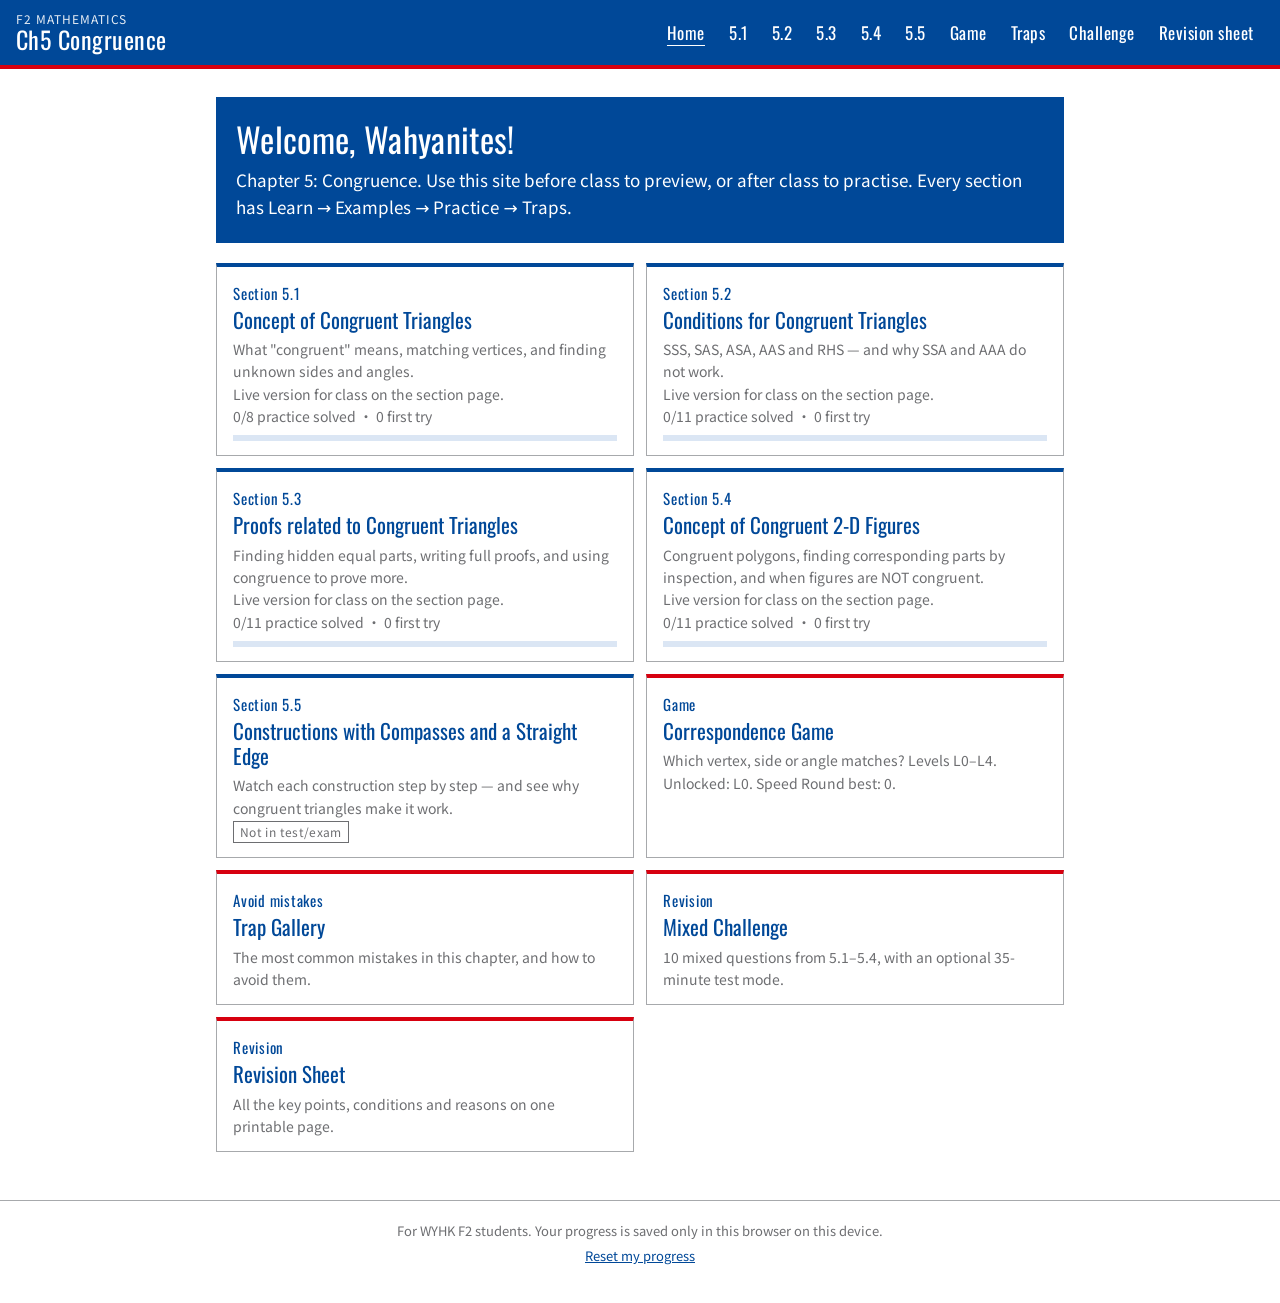
<file: index.html>
<!doctype html>
<html lang="en">
<head>
<meta charset="utf-8">
<meta name="viewport" content="width=device-width, initial-scale=1">
<title>Congruence · F2 Ch5</title>
<meta name="description" content="Self-study site for F2 Chapter 5: Congruence — key points, worked examples, practice, traps and games.">
<meta name="theme-color" content="#004898">
<link rel="icon" href="favicon.svg" type="image/svg+xml">
<link rel="apple-touch-icon" href="icon-180.png">
<!-- link preview (Google Classroom, WhatsApp, etc.) -->
<meta property="og:type" content="website">
<meta property="og:title" content="F2 Ch5 Congruence — self-study">
<meta property="og:description" content="Learn, practise and avoid the traps: congruent triangles, conditions, proofs and congruent figures.">
<meta property="og:url" content="https://kenwong-wyhk.github.io/congruence/">
<meta property="og:image" content="https://kenwong-wyhk.github.io/congruence/preview.png">
<meta property="og:image:width" content="1200">
<meta property="og:image:height" content="630">
<meta name="twitter:card" content="summary_large_image">
<meta name="referrer" content="no-referrer">
<!-- everything below is served from this site: no third-party requests -->
<link rel="preload" href="vendor/fonts/NotoSansHK-latin.woff2" as="font" type="font/woff2" crossorigin>
<link rel="preload" href="vendor/fonts/Oswald-latin.woff2" as="font" type="font/woff2" crossorigin>
<link rel="stylesheet" href="css/fonts.css?v=18d89dea">
<link rel="stylesheet" href="vendor/katex/katex.min.css?v=3f94e1b7">
<script defer src="vendor/katex/katex.min.js?v=4881bfc9"></script>
<link rel="stylesheet" href="css/style.css?v=7b97ab85">
</head>
<body>
<header class="site-head">
  <a class="brand" href="#/">
    <span class="brand-kicker">F2 Mathematics</span>
    <span class="brand-title">Ch5 Congruence</span>
  </a>
  <button class="menu-btn" id="menuBtn" aria-expanded="false" aria-controls="nav">Menu</button>
  <nav id="nav" class="nav"></nav>
</header>
<div class="cross-rule" aria-hidden="true"></div>
<main id="app" tabindex="-1">
  <noscript>
    <div class="note" style="margin:24px 0">This site needs JavaScript to show its lessons, figures and questions.
    Please turn JavaScript on in your browser (or try another browser) and reload the page.</div>
  </noscript>
</main>
<footer class="site-foot">
  <p>For WYHK F2 students. Your progress is saved only in this browser on this device.</p>
  <p><button class="linkish" id="resetBtn">Reset my progress</button></p>
</footer>

<!-- core -->
<script defer src="js/core.js?v=eb489902"></script>
<script defer src="js/geom.js?v=1c7cddc4"></script>
<script defer src="js/check.js?v=b1e47a74"></script>
<script defer src="js/question.js?v=e4308582"></script>
<script defer src="js/examples.js?v=4a026e73"></script>
<script defer src="js/demos.js?v=c35c110b"></script>
<script defer src="js/construct.js?v=3625e4b0"></script>
<script defer src="js/game.js?v=3a5e5fd9"></script>
<!-- content (edit these files to change questions) -->
<script defer src="data/traps.js?v=445a919e"></script>
<script defer src="data/s51.js?v=037bff5c"></script>
<script defer src="data/s52.js?v=ed0e4c4f"></script>
<script defer src="data/s53.js?v=16857871"></script>
<script defer src="data/s54.js?v=b43bf312"></script>
<script defer src="data/s55.js?v=eb460d99"></script>
<script defer src="data/sheet.js?v=c3bc0b07"></script>
<script defer src="data/challenge.js?v=c2fa24a0"></script>
<!-- app -->
<script defer src="js/app.js?v=26b49d17"></script>
</body>
</html>
</file>
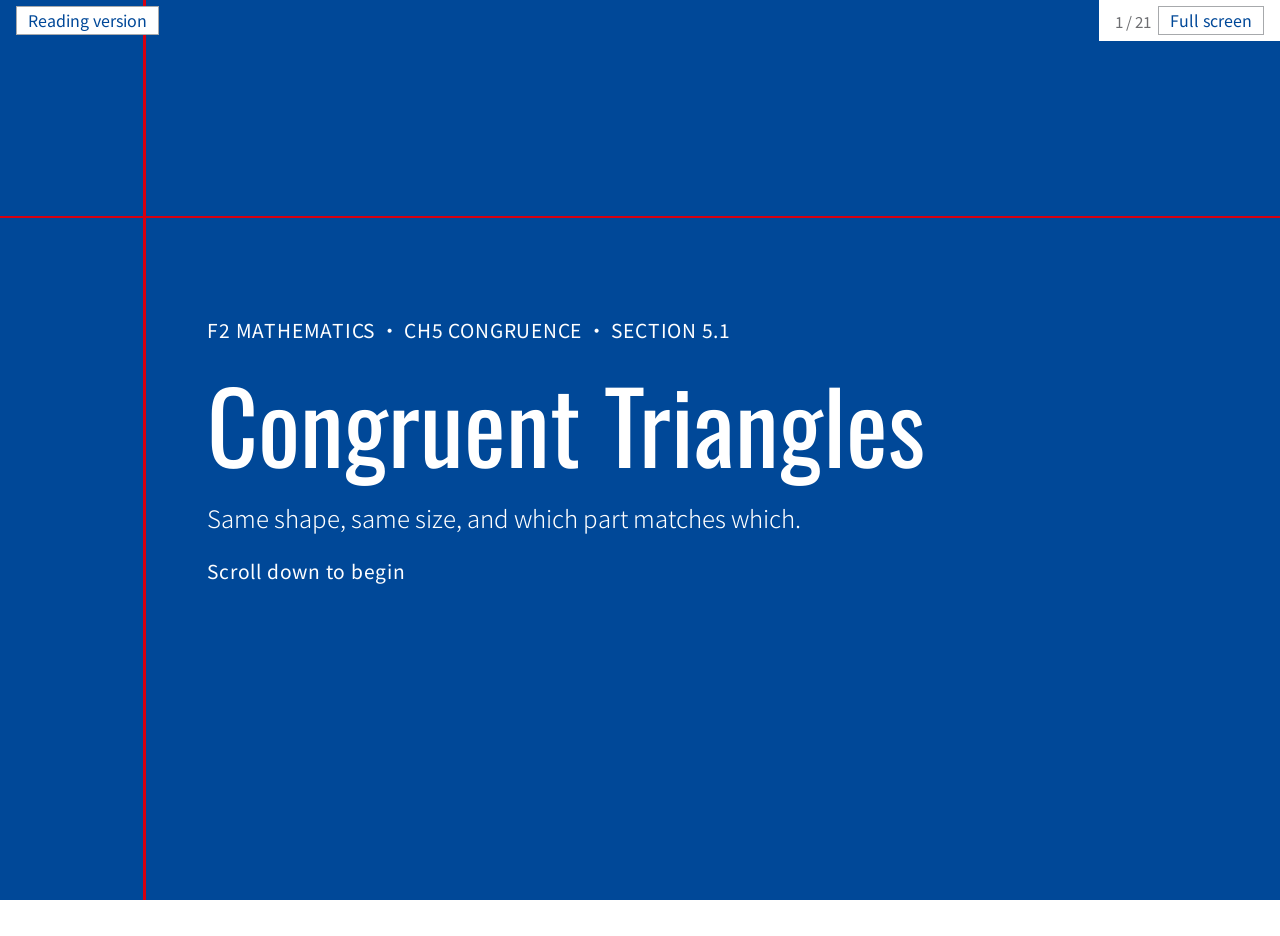
<file: s51-live.html>
<!doctype html>
<html lang="en">
<head>
<meta charset="utf-8">
<meta name="viewport" content="width=device-width, initial-scale=1">
<title>5.1 Congruent Triangles Live</title>
<meta name="description" content="Live version of F2 Ch5 section 5.1, for teaching from the front of the room.">
<meta name="referrer" content="no-referrer">
<link rel="icon" href="favicon.svg" type="image/svg+xml">
<!-- everything is served from this site: no third-party requests -->
<link rel="stylesheet" href="css/fonts.css?v=18d89dea">
<link rel="stylesheet" href="vendor/katex/katex.min.css?v=3f94e1b7">
<link rel="stylesheet" href="live/live.css?v=7f277b95">
<link rel="stylesheet" href="live/lesson.css?v=604f3930">
<style>
/* Styles for this lesson only. Shared lesson styles: live/lesson.css; the engine's: live/live.css. */
.modes > [data-layer] { opacity: 0; transition: opacity .6s var(--ease); }
.modes[data-mode="0"] > [data-layer="0"], .modes[data-mode="1"] > [data-layer="1"],
.modes[data-mode="2"] > [data-layer="2"], .modes[data-mode="3"] > [data-layer="3"] { opacity: 1; }
.modes .fig .hl { opacity: .34; }
.modes .fig .hl-line { stroke-width: 9; }
#fit0Svg { max-height: 34vh; }
#fitSvg { max-height: 44vh; }
#orderSvg { max-height: 36vh; }
#fitSvg text, #fit0Svg text { font-family: "Times New Roman", Times, serif; font-style: italic; font-size: 32px; text-anchor: middle; dominant-baseline: central; }
#orderSvg text { font-family: "Times New Roman", Times, serif; text-anchor: middle; }
#orderSvg .it { font-style: italic; }
</style>
</head>
<!-- data-reading links back to the reading version (the 5.1 page of the self-study site). -->
<body data-reading="index.html#/s/5.1">

<!-- 1 Title -->
<section class="scene blue title">
  <span class="cross-v"></span><span class="cross-h"></span>
  <div class="body">
    <p class="kicker in" style="--i:5">F2 MATHEMATICS · CH5 CONGRUENCE · SECTION 5.1</p>
    <h1 class="display huge in" style="--i:7">Congruent Triangles</h1>
    <p class="in" style="--i:9">Same shape, same size, and which part matches which.</p>
    <p class="kicker in" style="--i:14">Scroll down to begin</p>
  </div>
  <div class="foot bare"><h2></h2></div>
</section>

<!-- 2 Problem: which one fits? (prediction; the answer is on the next scene) -->
<section class="scene">
  <div class="body">
    <p class="in" style="--i:1">Three triangles. You may slide, turn or flip the blue ones, but not stretch them.</p>
    <div class="in" style="--i:2"><svg id="fit0Svg" viewBox="0 0 1000 440" role="img" aria-label="Triangle ABC in black, a larger triangle XYZ that is turned, and triangle PQR that is turned and flipped"></svg></div>
    <p class="display big blue-text" data-step="1">Which blue triangle can fit exactly on $\triangle ABC$?</p>
    <div class="btns choice" data-step="1"><button class="btn">$\triangle XYZ$</button><button class="btn">$\triangle PQR$</button><button class="btn">Both</button><button class="btn">Neither</button></div>
    <p class="note" data-step="2">The next screen tries both. Has everyone chosen?</p>
  </div>
  <div class="foot"><span class="where">F2 Ch5 Congruence</span><h2>5.1 | Do they fit?</h2></div>
</section>

<!-- 3 Reveal: the animation tries both -->
<section class="scene" data-enter="fit">
  <div class="body">
    <div class="in" style="--i:1"><svg id="fitSvg" viewBox="0 0 1000 440" role="img" aria-label="Triangle XYZ is moved onto ABC and is too big; triangle PQR is slid, turned and flipped and fits exactly"></svg></div>
    <div class="btns in" style="--i:2"><button class="btn" onclick="Live.replay('fit')">Play again</button><p class="status" id="fitStatus"></p></div>
    <p class="display big blue-text" data-step="1">$\triangle ABC \cong \triangle PQR$</p>
    <p data-step="1">$A \leftrightarrow P$, &nbsp;$B \leftrightarrow Q$, &nbsp;$C \leftrightarrow R$. Matching sides are drawn in the same colour.</p>
  </div>
  <div class="foot"><span class="where">F2 Ch5 Congruence</span><h2>5.1 | Do they fit?</h2></div>
</section>

<!-- 4 Statement: what congruent means -->
<section class="scene">
  <div class="body">
    <p class="display big blue-text narrow in" style="--i:1">Congruent means the same shape and the same size.</p>
    <p data-step="1">One figure can be slid, turned or flipped so that it fits <strong>exactly</strong> on the other.</p>
    <p data-step="2">We write $\cong$ and read it "is congruent to". Same shape but a different size is <strong>not</strong> congruent.</p>
  </div>
  <div class="foot"><span class="where">F2 Ch5 Congruence</span><h2>5.1 | Congruent</h2></div>
</section>

<!-- 5 Definition: three sides and three angles -->
<section class="scene">
  <div class="body">
    <div class="pair">
      <!-- One layer per step: plain, sides lit, angles lit, all marks. The step shown picks the layer. -->
      <div class="figbox layer modes in" style="--i:1" id="defFig" data-mode="0">
        <div data-layer="0"></div><div data-layer="1"></div><div data-layer="2"></div><div data-layer="3"></div>
      </div>
      <div class="stack">
        <p class="q in" style="--i:2">Two triangles are congruent if</p>
        <p class="q" data-step="1" data-mode-step="1">1. the three pairs of <strong>corresponding sides</strong> are equal, and</p>
        <p class="q" data-step="2" data-mode-step="2">2. the three pairs of <strong>corresponding angles</strong> are equal.</p>
        <p class="note" data-step="3" data-mode-step="3">Same marks show corresponding parts. If any one pair is not equal, the triangles are not congruent.</p>
      </div>
    </div>
  </div>
  <div class="foot"><span class="where">F2 Ch5 Congruence</span><h2>5.1 | Definition</h2></div>
</section>

<!-- 6 The order of the letters (animation) -->
<section class="scene" data-enter="order">
  <div class="body">
    <p class="in" style="--i:1">The order of the letters tells you which vertex matches which.</p>
    <div class="in" style="--i:2"><svg id="orderSvg" viewBox="0 0 1000 300" role="img" aria-label="The statement triangle ABC is congruent to triangle XYZ; the pairs A and X, B and Y, C and Z move out of it in turn"></svg></div>
    <div class="btns in" style="--i:3"><button class="btn" onclick="Live.replay('order')">Play again</button></div>
    <p data-step="1">1st letter ↔ 1st letter, 2nd ↔ 2nd, 3rd ↔ 3rd. These are <strong>corresponding vertices</strong>.</p>
    <p data-step="2">So $\triangle ABC \cong \triangle XZY$ is a different statement: there, $B \leftrightarrow Z$ and $C \leftrightarrow Y$.</p>
  </div>
  <div class="foot"><span class="where">F2 Ch5 Congruence</span><h2>5.1 | Reading the statement</h2></div>
</section>

<!-- 7 Properties and their reasons -->
<section class="scene">
  <div class="body">
    <p class="display big blue-text in" style="--i:1">If $\triangle ABC \cong \triangle XYZ$, then</p>
    <div class="row" data-step="1"><div class="who">Sides</div><div><p class="q">$AB = XY$, &nbsp;$BC = YZ$, &nbsp;$CA = ZX$</p><p class="muted">Reason: <strong>corr. sides, ≅ △s</strong></p></div></div>
    <div class="row" data-step="2"><div class="who">Angles</div><div><p class="q">$\angle BAC = \angle YXZ$, &nbsp;$\angle ABC = \angle XYZ$, &nbsp;$\angle BCA = \angle YZX$</p><p class="muted">Reason: <strong>corr. ∠s, ≅ △s</strong></p></div></div>
    <p class="note" data-step="3">Every line of working carries its reason, written exactly like this.</p>
  </div>
  <div class="foot"><span class="where">F2 Ch5 Congruence</span><h2>5.1 | Properties</h2></div>
</section>

<!-- 8 Full angle names: the question -->
<section class="scene">
  <div class="body">
    <div class="pair">
      <div class="figbox in" style="--i:1" id="nameFig"></div>
      <div class="stack">
        <p class="display big blue-text in" style="--i:2">Which angle is $\angle B$?</p>
        <p class="in" style="--i:3">Point to it on the screen.</p>
      </div>
    </div>
  </div>
  <div class="foot"><span class="where">F2 Ch5 Congruence</span><h2>5.1 | Full angle names</h2></div>
</section>

<!-- 9 Full angle names: the answer -->
<section class="scene">
  <div class="body">
    <p class="in" style="--i:1">Three angles meet at $B$, so "$\angle B$" could be any of them.</p>
    <div class="lines3">
      <div class="in" style="--i:2"><div class="figbox small" id="nameFig1"></div><p class="cap">$\angle ABD$</p></div>
      <div class="in" style="--i:3"><div class="figbox small" id="nameFig2"></div><p class="cap">$\angle DBC$</p></div>
      <div class="in" style="--i:4"><div class="figbox small" id="nameFig3"></div><p class="cap">$\angle ABC$</p></div>
    </div>
    <p class="display big blue-text" data-step="1">Always use three letters, vertex in the middle.</p>
  </div>
  <div class="foot"><span class="where">F2 Ch5 Congruence</span><h2>5.1 | Full angle names</h2></div>
</section>

<!-- 10 Work: quick check, letters only -->
<section class="scene">
  <div class="body rows">
    <div class="row in" style="--i:1"><div><div class="who">Alone</div><button class="timer" data-sec="180"></button></div>
      <div><p class="q">$\triangle DEF \cong \triangle QRP$. Complete:</p>
      <div class="fills"><span>$DE = $<span class="blank"></span></span><span>$EF = $<span class="blank"></span></span><span>$DF = $<span class="blank"></span></span><span>$\angle DEF = $<span class="blank"></span></span><span>$\angle EFD = $<span class="blank"></span></span></div></div>
    </div>
    <div class="row" data-step="1"><div><div class="who">Choose</div></div>
      <div><p class="q">If $\triangle KLM \cong \triangle STR$, which may <strong>not</strong> be true?</p>
      <div class="btns choice opts" style="margin-top:.7rem"><button class="btn"><span class="opt">A</span>$KM = SR$</button><button class="btn"><span class="opt">B</span>$LM = TR$</button><button class="btn"><span class="opt">C</span>$\angle LKM = \angle TSR$</button><button class="btn"><span class="opt">D</span>$\angle KML = \angle RST$</button></div></div>
    </div>
    <p class="note" data-step="2">The next screen shows the answers. Is every blank filled and a letter chosen?</p>
  </div>
  <div class="foot"><span class="where">F2 Ch5 Congruence</span><h2>5.1 | Quick check</h2></div>
</section>

<!-- 11 Reveal: quick check answers -->
<section class="scene blue">
  <div class="body">
    <p class="kicker in" style="--i:1">$D \leftrightarrow Q$, &nbsp;$E \leftrightarrow R$, &nbsp;$F \leftrightarrow P$</p>
    <div class="answers">
      <span class="in" style="--i:2">$DE = QR$</span><span class="in" style="--i:3">$EF = RP$</span><span class="in" style="--i:4">$DF = QP$</span>
      <span class="in" style="--i:5">$\angle DEF = \angle QRP$</span><span class="in" style="--i:6">$\angle EFD = \angle RPQ$</span>
    </div>
    <div class="rule" data-step="1">
      <p class="display big">The answer is D.</p>
      <p>$K \leftrightarrow S$, $L \leftrightarrow T$, $M \leftrightarrow R$. The vertex of $\angle KML$ is $M$, which matches $R$, so $\angle KML = \angle SRT$.</p>
    </div>
  </div>
  <div class="foot"><h2>5.1 | Quick check answers</h2></div>
</section>

<!-- 12 Worked example, done together -->
<section class="scene" id="ex1">
  <div class="body">
    <div class="pair wide-fig">
      <div class="stack">
        <p class="q in" style="--i:1">$\triangle PQR \cong \triangle XYZ$. Find $x$, $y$ and $z$.</p>
        <div class="figbox in" style="--i:2" id="ex1Fig"></div>
      </div>
      <div class="in" style="--i:3" id="ex1Proof"></div>
    </div>
  </div>
  <div class="foot"><span class="where">F2 Ch5 Congruence</span><h2>5.1 | Together</h2></div>
</section>

<!-- 13 Example: a turned triangle (students try) -->
<section class="scene">
  <div class="body">
    <div class="pair wide-fig">
      <div class="figbox in" style="--i:1" id="ex2FigQ"></div>
      <div class="stack">
        <p class="q in" style="--i:2">$\triangle ABC \cong \triangle PRQ$. Find $x$ and $y$.</p>
        <div class="row in" style="--i:3"><div><div class="who">Alone</div><button class="timer" data-sec="120"></button></div><p>Write each line with its reason.</p></div>
        <p data-step="1"><strong>Hint.</strong> The copy is turned. Do not match by position in the picture: read the letters of the statement.</p>
        <p class="note" data-step="2">The next screen shows the solution. Are both answers written down?</p>
      </div>
    </div>
  </div>
  <div class="foot"><span class="where">F2 Ch5 Congruence</span><h2>5.1 | Turned figures</h2></div>
</section>

<!-- 14 Solution: the turned triangle -->
<section class="scene">
  <div class="body">
    <div class="pair wide-fig">
      <div class="figbox in" style="--i:1" id="ex2Fig"></div>
      <div class="stack">
        <p class="kicker in" style="--i:2">$A \leftrightarrow P$, &nbsp;$B \leftrightarrow R$, &nbsp;$C \leftrightarrow Q$</p>
        <div id="ex2Proof"></div>
      </div>
    </div>
  </div>
  <div class="foot"><span class="where">F2 Ch5 Congruence</span><h2>5.1 | Turned figures: solution</h2></div>
</section>

<!-- 15 Team task: flipped, with an unmarked angle -->
<section class="scene">
  <div class="body">
    <div class="pair wide-fig">
      <div class="stack">
        <p class="q in" style="--i:1">$\triangle ABC \cong \triangle DFE$. Find $x$, $y$ and $z$.</p>
        <div class="figbox in" style="--i:2" id="t1FigQ"></div>
      </div>
      <div class="rows">
        <div class="row in" style="--i:3"><div><div class="who">Alone</div><button class="timer" data-sec="120"></button></div><p>Find $x$, $y$ and $z$, with reasons.</p></div>
        <div class="row" data-step="1"><div><div class="who">Team</div><button class="timer" data-sec="180"></button></div><p>Compare. Agree on one answer for each.</p></div>
        <div class="row" data-step="2"><div><div class="who">Commit</div></div>
          <div><p>Our $x$ is</p><div class="btns choice" style="margin-top:.6rem"><button class="btn">$45^\circ$</button><button class="btn">$53^\circ$</button><button class="btn">$82^\circ$</button><button class="btn">something else</button></div></div></div>
        <p class="note" data-step="3">The next screen shows the solution. Has every team committed?</p>
      </div>
    </div>
  </div>
  <div class="foot"><span class="where">F2 Ch5 Congruence</span><h2>5.1 | Team task</h2></div>
</section>

<!-- 16 Solution: team task -->
<section class="scene">
  <div class="body tight">
    <div class="pair wide-fig">
      <div class="figbox in" style="--i:1" id="t1Fig"></div>
      <div class="stack">
        <p class="kicker in" style="--i:2">$A \leftrightarrow D$, &nbsp;$B \leftrightarrow F$, &nbsp;$C \leftrightarrow E$</p>
        <div id="t1Proof"></div>
        <p class="note" data-step="10">The trap: $x \ne 53^\circ$. $x$ is at $F$, which matches $B$, and $\angle ABC$ is not marked. Find it first with the angle sum.</p>
      </div>
    </div>
  </div>
  <div class="foot"><span class="where">F2 Ch5 Congruence</span><h2>5.1 | Team task: solution</h2></div>
</section>

<!-- 17 Harder: split the figure (pairs) -->
<section class="scene" id="ex3">
  <div class="body">
    <div class="pair wide-fig">
      <div class="figbox in" style="--i:1" id="ex3Split"></div>
      <div class="stack">
        <p class="q in" style="--i:2">$AED$ and $BEC$ are straight lines, $\angle ABE = 90^\circ$ and $\triangle ABE \cong \triangle DCE$. Find</p>
        <p class="q in" style="--i:3">(a) $\angle AEB$, &nbsp;&nbsp;(b) $AD$.</p>
        <div class="row in" style="--i:4"><div><div class="who">Pairs</div><button class="timer" data-sec="240"></button></div><p>Work it out together, every line with a reason.</p></div>
        <p data-step="1" id="ex3Hint"><strong>Hint.</strong> Split the figure into $\triangle ABE$ and $\triangle DCE$.</p>
        <p class="note" data-step="2">The next screen shows the solution to (a). Are both parts written down?</p>
      </div>
    </div>
  </div>
  <div class="foot"><span class="where">F2 Ch5 Congruence</span><h2>5.1 | Harder</h2></div>
</section>

<!-- 18 Solution (a) -->
<section class="scene">
  <div class="body">
    <div class="pair wide-proof">
      <div class="figbox in" style="--i:1" id="ex3FigA"></div>
      <div id="ex3ProofA"></div>
    </div>
  </div>
  <div class="foot"><span class="where">F2 Ch5 Congruence</span><h2>5.1 | Harder: solution (a)</h2></div>
</section>

<!-- 19 Solution (b) -->
<section class="scene">
  <div class="body">
    <div class="pair wide-proof">
      <div class="figbox in" style="--i:1" id="ex3FigB"></div>
      <div id="ex3ProofB"></div>
    </div>
  </div>
  <div class="foot"><span class="where">F2 Ch5 Congruence</span><h2>5.1 | Harder: solution (b)</h2></div>
</section>

<!-- 20 Summary -->
<section class="scene">
  <div class="body">
    <div class="rules">
      <div class="r1 in" style="--i:1"><span class="n">1</span><div><p>Read the letters, not the picture.</p><p class="sub">$\triangle ABC \cong \triangle PRQ$: 1st ↔ 1st, 2nd ↔ 2nd, 3rd ↔ 3rd, however the copy is turned or flipped.</p></div></div>
      <div class="r1" data-step="1"><span class="n">2</span><div><p>Name every angle with three letters.</p><p class="sub">$\angle ABC$, never $\angle B$.</p></div></div>
      <div class="r1" data-step="2"><span class="n">3</span><div><p>Give every line its reason.</p><p class="sub"><strong>corr. sides, ≅ △s</strong> &nbsp;·&nbsp; <strong>corr. ∠s, ≅ △s</strong> &nbsp;·&nbsp; <strong>∠ sum of △</strong> for an angle that is not marked.</p></div></div>
    </div>
  </div>
  <div class="foot"><span class="where">F2 Ch5 Congruence</span><h2>5.1 | Today</h2></div>
</section>

<!-- 21 After class -->
<section class="scene blue">
  <div class="body">
    <p class="display huge in" style="--i:1">After class</p>
    <p class="in" style="--i:2">On the self-study site, section 5.1: <strong>Practice</strong> (8 questions, one with new numbers each time) and <strong>Traps</strong>.</p>
    <p class="in" style="--i:3">Then the <strong>Correspondence Game</strong>, levels L0 to L2, and the Speed Round.</p>
    <p class="kicker in" style="--i:5">NEXT: 5.2 CONDITIONS FOR CONGRUENT TRIANGLES</p>
  </div>
  <div class="foot"><h2>5.1 | Practise</h2></div>
</section>

<script src="vendor/katex/katex.min.js?v=4881bfc9"></script>
<script src="js/core.js?v=eb489902"></script>
<script src="js/geom.js?v=1c7cddc4"></script>
<script src="js/check.js?v=b1e47a74"></script>
<script src="js/question.js?v=e4308582"></script>
<script src="live/live.js?v=f7602a1f"></script>
<script src="live/lesson.js?v=ef6bdcf3"></script>
<script>
'use strict';
/* ---------- 1–2. Maths and helpers: live/lesson.js ---------- */
const { $, C, onShown, figInto, solution, splitFig } = L5;

/* ---------- 3. Figures (the same figures as the reading version, data/s51.js) ---------- */
const DEF = { w: 340, h: 180, pts: { A: [60, 30], B: [20, 150], C: [150, 150], X: [230, 30], Y: [190, 150], Z: [320, 150] }, polys: ['ABC', 'XYZ'] };
(function () {
  const ticks = { AB: 1, XY: 1, BC: 2, YZ: 2, CA: 3, ZX: 3 }, arcs = { CAB: 1, ZXY: 1, ABC: 2, XYZ: 2, BCA: 3, YZX: 3 };
  const box = $('defFig'), layers = box.querySelectorAll('[data-layer]');
  const layer = (i, spec, hl) => { const f = G.draw(Object.assign({}, DEF, spec)); if (hl) f.highlight(hl); layers[i].append(f.svg); };
  layer(0, {});
  // step 1: the three pairs of sides lit in their pair colours, with their equal-side marks
  layer(1, { ticks }, Object.keys(ticks).map(k => [k, ticks[k]]));
  // step 2: the three pairs of angles lit, with their arcs (side marks stay, unlit)
  layer(2, { ticks, arcs }, Object.keys(arcs).map(k => [k, arcs[k]]));
  // step 3: all the marks, nothing lit
  layer(3, { ticks, arcs });
  const steps = [...document.querySelectorAll('[data-mode-step]')];
  const update = () => {
    let m = 0;
    steps.forEach(p => { if (p.classList.contains('shown')) m = Math.max(m, +p.dataset.modeStep); });
    if (box.dataset.mode !== String(m)) box.dataset.mode = m;
  };
  steps.forEach(p => new MutationObserver(update).observe(p, { attributes: true, attributeFilter: ['class'] }));
  update();
})();

const NAME = { w: 320, h: 200, pts: { A: [120, 22], B: [24, 180], C: [296, 180] }, along: { D: ['A', 'C', 0.42] }, polys: ['ABC'], lines: ['BD'] };
figInto('nameFig', NAME);
figInto('nameFig1', Object.assign({ arcs: { ABD: 1 } }, NAME), [['ABD', 1]]);
figInto('nameFig2', Object.assign({ arcs: { DBC: 1 } }, NAME), [['DBC', 1]]);
figInto('nameFig3', Object.assign({ arcs: { ABC: 1 } }, NAME), [['ABC', 1]]);

solution('ex1Fig', 'ex1Proof',
  { w: 340, h: 165, pts: { P: [70, 25], Q: [20, 140], R: [150, 140], X: [240, 25], Y: [190, 140], Z: [320, 140] }, polys: ['PQR', 'XYZ'], at: { PQR: 'x', PRQ: 'y', XYZ: '66°', XZY: '55°' }, st: { QR: '8 cm', YZ: 'z cm' } },
  [
    { s: '∵ △PQR ≅ △XYZ' },
    { s: '∴ ∠PQR = ∠XYZ', r: 'corr. ∠s, ≅ △s', hl: [['PQR', 'XYZ', 1]] },
    { s: 'x = \\underline{\\underline{66°}}' },
    { s: '∠PRQ = ∠XZY', r: 'corr. ∠s, ≅ △s', hl: [['PRQ', 'XZY', 2]] },
    { s: 'y = \\underline{\\underline{55°}}' },
    { s: 'YZ = QR', r: 'corr. sides, ≅ △s', hl: [['QR', 'YZ', 3]] },
    { s: 'z = \\underline{\\underline{8}}' },
  ]);

const EX2 = { w: 340, h: 200, pts: { A: [20, 150], B: [160, 150], C: [55, 70] }, derive: [{ src: 'ABC', dst: 'PRQ', rot: 100, at: [262, 100] }], polys: ['ABC', 'PRQ'], at: { BAC: '66°', ABC: '37°', QPR: 'y' }, st: { AB: '5 cm', BC: '4.7 cm', PR: 'x cm' } };
figInto('ex2FigQ', EX2);
solution('ex2Fig', 'ex2Proof', EX2, [
  { s: '∵ △ABC ≅ △PRQ' },
  { s: '∴ PR = AB', r: 'corr. sides, ≅ △s', hl: [['AB', 'PR', 1]] },
  { s: 'x = \\underline{\\underline{5}}' },
  { s: '∠QPR = ∠CAB', r: 'corr. ∠s, ≅ △s', hl: [['CAB', 'QPR', 2]] },
  { s: 'y = \\underline{\\underline{66°}}' },
]);

const T1 = { w: 340, h: 200, pts: { A: [20, 40], B: [40, 150], C: [160, 110] }, derive: [{ src: 'ABC', dst: 'DFE', flip: true, rot: 30, at: [262, 100] }], polys: ['ABC', 'DFE'], at: { BAC: '53°', ACB: '45°', DFE: 'x', DEF: 'y' }, st: { AC: '7.8 cm', BC: '6.3 cm', FE: 'z cm' } };
figInto('t1FigQ', T1);
solution('t1Fig', 't1Proof', T1, [
  { t: 'In $\\triangle ABC$,' },
  { s: '∠ABC = 180° − 53° − 45°', r: '∠ sum of △', hl: [['ABC', 1]] },
  { s: '= 82°' },
  { s: '∠DFE = ∠ABC', r: 'corr. ∠s, ≅ △s', hl: [['ABC', 'DFE', 1]] },
  { s: 'x = \\underline{\\underline{82°}}' },
  { s: '∠DEF = ∠ACB', r: 'corr. ∠s, ≅ △s', hl: [['ACB', 'DEF', 2]] },
  { s: 'y = \\underline{\\underline{45°}}' },
  { s: 'FE = BC', r: 'corr. sides, ≅ △s', hl: [['BC', 'FE', 3]] },
  { s: 'z = \\underline{\\underline{6.3}}' },
]);

const EX3 = { w: 340, h: 190, pts: { A: [34.5, 66.6], B: [100, 150], E: [170, 95], D: [305.5, 123.4], C: [240, 40] }, polys: ['ABE', 'DCE'], rights: ['ABE'], at: { EDC: '40°' }, st: { AE: '5 cm' } };
const setApart = splitFig('ex3Split', EX3, ['ABE', 'DCE']);
onShown($('ex3Hint'), setApart);
solution('ex3FigA', 'ex3ProofA', EX3, [
  { t: '(a)', fixed: true },
  { s: '∵ △ABE ≅ △DCE' },
  { s: '∴ ∠BAE = ∠CDE', r: 'corr. ∠s, ≅ △s', hl: [['BAE', 'CDE', 1]] },
  { s: '= 40°' },
  { t: 'In $\\triangle ABE$,' },
  { s: '∠AEB + ∠BAE + ∠ABE = 180°', r: '∠ sum of △', hl: [['AEB', 2], ['BAE', 1], ['ABE', 3]] },
  { s: '∠AEB + 40° + 90° = 180°' },
  { s: '∠AEB = \\underline{\\underline{50°}}' },
]);
solution('ex3FigB', 'ex3ProofB', EX3, [
  { t: '(b)', fixed: true },
  { s: 'DE = AE', r: 'corr. sides, ≅ △s', hl: [['AE', 'DE', 2]] },
  { s: '= 5 cm' },
  { s: 'AD = AE + DE', hl: [['AE', 1], ['DE', 2]] },
  { s: '= (5 + 5) cm' },
  { s: '= \\underline{\\underline{10 cm}}' },
]);

/* ---------- 4. Animation: which triangle fits? ---------- */
(function () {
  const V = G.V, NS = 'http://www.w3.org/2000/svg';
  // ABC from its angles (48°, 72°, 60°), so the drawing is a true triangle; BC = 190 units.
  const unit = G.triFromAngles(48, 72, 60).map(p => V.mul(p, 190));
  const c0 = G.centroid(unit), base = unit.map(p => V.sub(p, c0));
  const FIX = [190, 228];
  const START = { xyz: { pos: [505, 222], ang: -18, k: 1, s: 1.2 }, pqr: { pos: [820, 214], ang: 145, k: -1, s: 1 } };
  const world = st => base.map(v => V.add(st.pos, V.rot([v[0] * st.k * st.s, v[1] * st.s], st.ang)));
  const pts = arr => arr.map(p => p[0].toFixed(1) + ',' + p[1].toFixed(1)).join(' ');

  function build(svg) {
    const g = { svg };
    g.fixed = Live.svg('polygon', { points: pts(world({ pos: FIX, ang: 0, k: 1, s: 1 })), fill: 'none', stroke: 'var(--ink)', 'stroke-width': 3, 'stroke-linejoin': 'round' });
    svg.appendChild(g.fixed);
    // side i joins vertex i and i+1: AB colour 1, BC colour 2, CA colour 3, as in the definition figure
    const fw = world({ pos: FIX, ang: 0, k: 1, s: 1 });
    g.sides = [0, 1, 2].map(i => {
      const a = fw[i], b = fw[(i + 1) % 3];
      const l = Live.svg('line', { x1: a[0], y1: a[1], x2: b[0], y2: b[1], stroke: C(i + 1), 'stroke-width': 7, 'stroke-linecap': 'round', opacity: 0 });
      svg.appendChild(l);
      return l;
    });
    g.fixLabels = 'ABC'.split('').map(L => { const t = Live.svg('text', {}, L); svg.appendChild(t); return t; });
    g.tris = {};
    [['xyz', 'XYZ'], ['pqr', 'PQR']].forEach(([key, letters]) => {
      const grp = Live.svg('g', {});
      const poly = Live.svg('polygon', { fill: 'var(--blue)', 'fill-opacity': .14, stroke: 'var(--blue)', 'stroke-width': 3, 'stroke-linejoin': 'round' });
      grp.appendChild(poly);
      const labels = letters.split('').map(L => { const t = Live.svg('text', { style: 'fill:' + Live.color.blue }, L); grp.appendChild(t); return t; });
      svg.appendChild(grp);
      g.tris[key] = { grp, poly, labels };
    });
    return g;
  }
  function placeLabels(texts, wp, d) {
    const c = G.centroid(wp);
    texts.forEach((t, i) => {
      const p = V.add(wp[i], V.mul(V.unit(V.sub(wp[i], c)), d));
      t.setAttribute('x', p[0].toFixed(1)); t.setAttribute('y', p[1].toFixed(1));
    });
  }
  function place(g, key, st) {
    const T = g.tris[key], wp = world(st);
    T.poly.setAttribute('points', pts(wp));
    placeLabels(T.labels, wp, 22);
  }
  function fixLabels(g, d) { placeLabels(g.fixLabels, world({ pos: FIX, ang: 0, k: 1, s: 1 }), d); }
  function reset(g) {
    place(g, 'xyz', START.xyz); place(g, 'pqr', START.pqr);
    g.tris.xyz.grp.setAttribute('opacity', 1);
    g.sides.forEach(l => l.setAttribute('opacity', 0));
    g.tris.pqr.poly.setAttribute('stroke', 'var(--blue)');
    fixLabels(g, 22);
  }
  const lerp = (a, b, p) => a + (b - a) * p;
  const mix = (A, B, p) => ({ pos: [lerp(A.pos[0], B.pos[0], p), lerp(A.pos[1], B.pos[1], p)], ang: lerp(A.ang, B.ang, p), k: lerp(A.k, B.k, p), s: lerp(A.s, B.s, p) });

  reset(build($('fit0Svg')));
  const g = build($('fitSvg')), status = $('fitStatus');
  reset(g);

  Live.onEnter('fit', async alive => {
    reset(g); status.textContent = '';
    const say = t => { if (alive()) status.textContent = t; };
    const move = (key, A, B, ms) => Live.tween(ms, p => place(g, key, mix(A, B, Live.ease(p))), alive);
    await Live.wait(900, alive); if (!alive()) return;
    // XYZ: slide and turn onto ABC. It is the same shape but bigger, so it cannot fit.
    const xyzOn = { pos: FIX, ang: 0, k: 1, s: START.xyz.s };
    say('Try △XYZ: slide it and turn it.');
    await move('xyz', START.xyz, xyzOn, 2000); if (!alive()) return;
    say('Too big: the same shape, but not the same size.');
    await Live.wait(1900, alive); if (!alive()) return;
    await move('xyz', xyzOn, START.xyz, 1200); if (!alive()) return;
    g.tris.xyz.grp.setAttribute('opacity', .3);
    // PQR: slide, turn, flip.
    const s1 = { pos: FIX, ang: START.pqr.ang, k: -1, s: 1 }, s2 = { pos: FIX, ang: 0, k: -1, s: 1 }, s3 = { pos: FIX, ang: 0, k: 1, s: 1 };
    say('Try △PQR: slide it…');
    await move('pqr', START.pqr, s1, 1700); if (!alive()) return;
    say('…turn it…');
    await move('pqr', s1, s2, 1500); if (!alive()) return;
    say('…and flip it.');
    await move('pqr', s2, s3, 1300); if (!alive()) return;
    // It fits: move ABC's letters out so both names show, and colour the matching sides.
    g.tris.pqr.poly.setAttribute('stroke', 'none');
    say('It fits exactly.');
    await Live.tween(700, p => {
      const e = Live.ease(p);
      fixLabels(g, 22 + 36 * e);
      g.sides.forEach(l => l.setAttribute('opacity', e));
    }, alive);
  });
})();

/* ---------- 5. Animation: the order of the letters ---------- */
(function () {
  const svg = $('orderSvg');
  const Y0 = 100, Y1 = 250;
  const slots = { '△1': 182, A: 254, B: 322, C: 390, '≅': 500, '△2': 610, X: 682, Y: 750, Z: 818 };
  Object.keys(slots).forEach(k => {
    const ch = k[0], letter = /[A-Z]/.test(ch);
    svg.appendChild(Live.svg('text', { x: slots[k], y: Y0, 'font-size': letter ? 92 : 80, class: letter ? 'it' : '' }, ch));
  });
  const pairs = [['A', 'X'], ['B', 'Y'], ['C', 'Z']], dest = [240, 500, 760];
  const parts = pairs.map(([l, r], i) => {
    const bars = [l, r].map(L => Live.svg('line', { x1: slots[L] - 26, x2: slots[L] + 26, y1: Y0 + 30, y2: Y0 + 30, stroke: C(i + 1), 'stroke-width': 6 }));
    bars.forEach(b => svg.appendChild(b));
    const movers = [l, r].map(L => {
      const grp = Live.svg('g', {});
      grp.appendChild(Live.svg('text', { x: 0, y: 0, 'font-size': 92, class: 'it' }, L));
      svg.appendChild(grp);
      return grp;
    });
    const arrow = Live.svg('text', { x: dest[i], y: Y1, 'font-size': 56, style: 'fill:' + Live.color.muted }, '↔');
    svg.appendChild(arrow);
    const under = Live.svg('line', { x1: dest[i] - 100, x2: dest[i] + 100, y1: Y1 + 24, y2: Y1 + 24, stroke: C(i + 1), 'stroke-width': 6 });
    svg.appendChild(under);
    return { l, r, i, bars, movers, arrow, under };
  });
  const at = (grp, x, y, s) => grp.setAttribute('transform', `translate(${x.toFixed(1)} ${y.toFixed(1)}) scale(${s.toFixed(3)})`);
  function reset() {
    parts.forEach(P => {
      at(P.movers[0], slots[P.l], Y0, 1); at(P.movers[1], slots[P.r], Y0, 1);
      P.movers.forEach(m => m.setAttribute('opacity', 0));
      P.bars.forEach(b => b.setAttribute('opacity', 0));
      P.arrow.setAttribute('opacity', 0); P.under.setAttribute('opacity', 0);
    });
  }
  reset();
  Live.onEnter('order', async alive => {
    reset();
    await Live.wait(1100, alive);
    for (const P of parts) {
      if (!alive()) return;
      P.movers.forEach(m => m.setAttribute('opacity', 1));
      await Live.tween(400, p => P.bars.forEach(b => b.setAttribute('opacity', p)), alive); if (!alive()) return;
      const xL = slots[P.l], xR = slots[P.r], tL = dest[P.i] - 62, tR = dest[P.i] + 62;
      await Live.tween(1300, p => {
        const e = Live.ease(p), y = Y0 + (Y1 - Y0) * e, s = 1 - 0.3 * e;
        at(P.movers[0], xL + (tL - xL) * e, y, s); at(P.movers[1], xR + (tR - xR) * e, y, s);
      }, alive); if (!alive()) return;
      await Live.tween(400, p => { P.arrow.setAttribute('opacity', p); P.under.setAttribute('opacity', p); }, alive);
      await Live.wait(500, alive);
    }
  });
})();
</script>
</body>
</html>
</file>
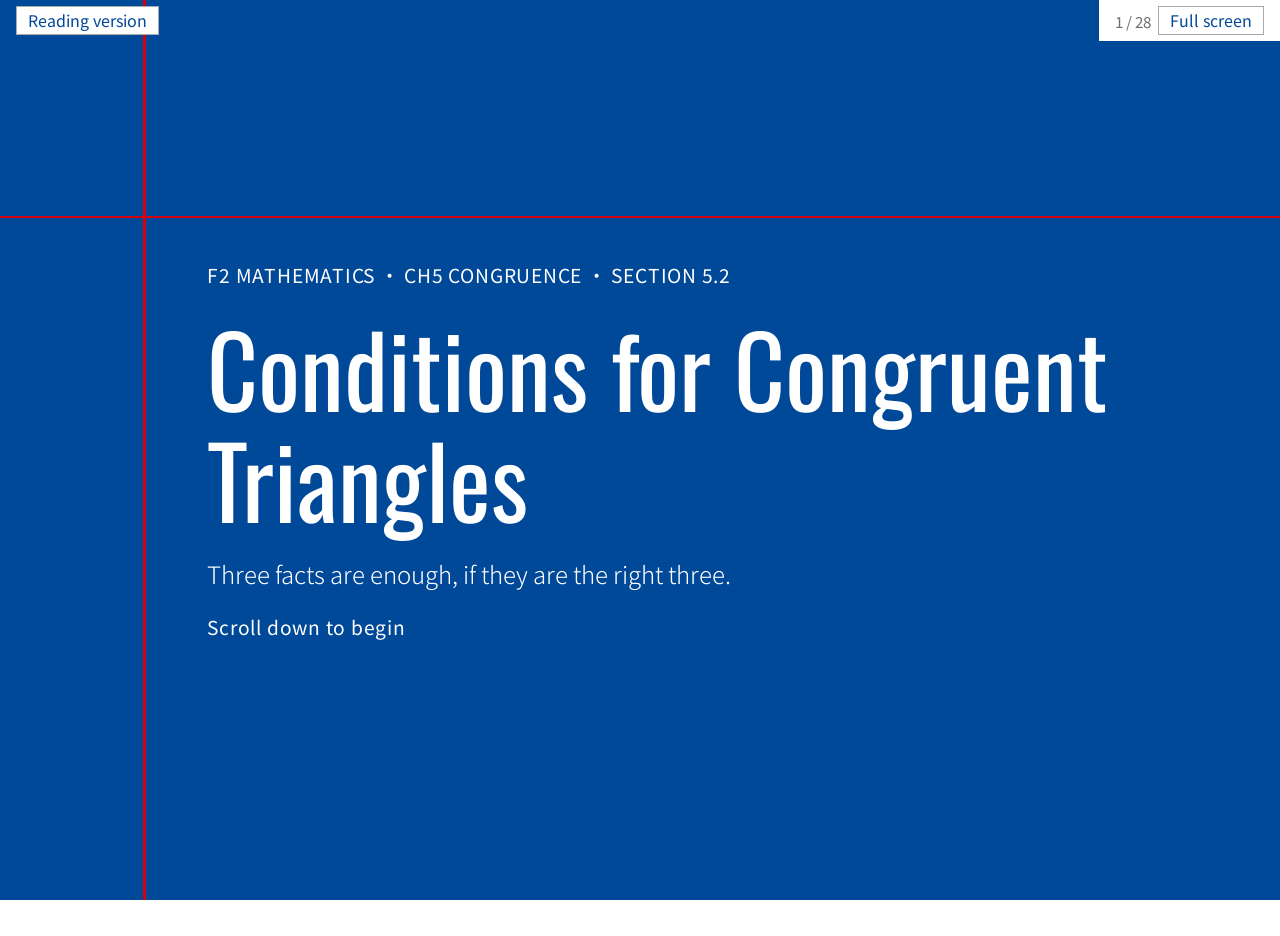
<file: s52-live.html>
<!doctype html>
<html lang="en">
<head>
<meta charset="utf-8">
<meta name="viewport" content="width=device-width, initial-scale=1">
<title>5.2 Conditions Live</title>
<meta name="description" content="Live version of F2 Ch5 section 5.2, for teaching from the front of the room.">
<meta name="referrer" content="no-referrer">
<link rel="icon" href="favicon.svg" type="image/svg+xml">
<!-- everything is served from this site: no third-party requests -->
<link rel="stylesheet" href="css/fonts.css?v=18d89dea">
<link rel="stylesheet" href="vendor/katex/katex.min.css?v=3f94e1b7">
<link rel="stylesheet" href="live/live.css?v=7f277b95">
<link rel="stylesheet" href="live/lesson.css?v=604f3930">
<style>
/* Styles for this lesson only. Shared lesson styles: live/lesson.css; the engine's: live/live.css. */
.cond { display: flex; flex-direction: column; gap: 1rem; }
.cond .name { font-family: var(--font-display); font-size: 6rem; line-height: 1; color: var(--blue); }
.cond .what { font-size: 1.4rem; color: var(--ink-muted); margin: 0 0 .6rem; }
.cond p { margin: 0; }
.cond .lit { font-size: 1.75rem; }
.cycle .node h3 { font-size: 3rem; }
.display.mid { font-size: 2.7rem; line-height: 1.2; }
#ssa0Svg { max-height: 56vh; }
#ssaSvg { max-height: 46vh; }
#aaaSvg { max-height: 46vh; }
#ssaSvg text, #ssa0Svg text, #aaaSvg text { font-family: "Times New Roman", Times, serif; font-style: italic; font-size: 34px; text-anchor: middle; dominant-baseline: central; }
#ssaSvg text.len, #ssa0Svg text.len, #aaaSvg text.len { font-family: var(--font-sans); font-style: normal; font-weight: 400; font-size: 26px; }
.figbox.tall .fig { max-height: 56vh; }
</style>
</head>
<!-- data-reading links back to the reading version (the 5.2 page of the self-study site). -->
<body data-reading="index.html#/s/5.2">

<!-- 1 Title -->
<section class="scene blue title">
  <span class="cross-v"></span><span class="cross-h"></span>
  <div class="body">
    <p class="kicker in" style="--i:5">F2 MATHEMATICS · CH5 CONGRUENCE · SECTION 5.2</p>
    <h1 class="display huge in" style="--i:7">Conditions for Congruent Triangles</h1>
    <p class="in" style="--i:9">Three facts are enough, if they are the right three.</p>
    <p class="kicker in" style="--i:14">Scroll down to begin</p>
  </div>
  <div class="foot bare"><h2></h2></div>
</section>

<!-- 2 Problem: do we need all six? -->
<section class="scene">
  <div class="body">
    <p class="in" style="--i:1">In 5.1, congruent triangles had <strong>six</strong> pairs of equal parts: three pairs of sides and three pairs of angles.</p>
    <p class="display big blue-text in" style="--i:2">To prove two triangles congruent, must we check all six?</p>
    <div class="btns choice" data-step="1"><button class="btn">Yes, all six</button><button class="btn">No, fewer will do</button></div>
    <p class="note" data-step="2">The next screen answers it. Has everyone chosen?</p>
  </div>
  <div class="foot"><span class="where">F2 Ch5 Congruence</span><h2>5.2 | How many?</h2></div>
</section>

<!-- 3 The five conditions -->
<section class="scene">
  <div class="body">
    <p class="display big blue-text in" style="--i:1">Three pairs are enough, if they are the right three.</p>
    <div class="cycle" style="--n:5">
      <div class="node in" style="--i:3"><div class="n">1</div><h3>SSS</h3><p>side, side, side</p></div>
      <div class="node in" style="--i:4"><div class="n">2</div><h3>SAS</h3><p>side, angle, side</p></div>
      <div class="node in" style="--i:5"><div class="n">3</div><h3>ASA</h3><p>angle, side, angle</p></div>
      <div class="node in" style="--i:6"><div class="n">4</div><h3>AAS</h3><p>angle, angle, side</p></div>
      <div class="node in" style="--i:7"><div class="n">5</div><h3>RHS</h3><p>right angle, hypotenuse, side</p></div>
    </div>
    <p data-step="1">Any one of these five proves the triangles congruent. One at a time.</p>
  </div>
  <div class="foot"><span class="where">F2 Ch5 Congruence</span><h2>5.2 | Five conditions</h2></div>
</section>

<!-- 4 SSS -->
<section class="scene">
  <div class="body">
    <div class="pair wide-fig">
      <div class="figbox in" style="--i:1" id="sssFig"></div>
      <div class="cond">
        <div class="name in" style="--i:2">SSS</div>
        <p class="what in" style="--i:3">side, side, side</p>
        <p class="lit" data-step="1" id="sss1">$AB = XY$</p>
        <p class="lit" data-step="2" id="sss2">$BC = YZ$</p>
        <p class="lit" data-step="3" id="sss3">$CA = ZX$</p>
        <p class="lit" data-step="4" id="sss4">$\therefore \triangle ABC \cong \triangle XYZ$ &nbsp;(SSS)</p>
      </div>
    </div>
  </div>
  <div class="foot"><span class="where">F2 Ch5 Congruence</span><h2>5.2 | 1 SSS</h2></div>
</section>

<!-- 5 SAS -->
<section class="scene">
  <div class="body">
    <div class="pair wide-fig">
      <div class="figbox in" style="--i:1" id="sasFig"></div>
      <div class="cond">
        <div class="name in" style="--i:2">SAS</div>
        <p class="what in" style="--i:3">side, angle, side</p>
        <p class="lit" data-step="1" id="sas1">$AB = XY$</p>
        <p class="lit" data-step="2" id="sas2">$\angle BAC = \angle YXZ$</p>
        <p class="lit" data-step="3" id="sas3">$AC = XZ$</p>
        <p class="lit" data-step="4" id="sas4">The angle is the <strong>included angle</strong>: it is <strong>between</strong> the two sides.</p>
      </div>
    </div>
  </div>
  <div class="foot"><span class="where">F2 Ch5 Congruence</span><h2>5.2 | 2 SAS</h2></div>
</section>

<!-- 6 ASA -->
<section class="scene">
  <div class="body">
    <div class="pair wide-fig">
      <div class="figbox in" style="--i:1" id="asaFig"></div>
      <div class="cond">
        <div class="name in" style="--i:2">ASA</div>
        <p class="what in" style="--i:3">angle, side, angle</p>
        <p class="lit" data-step="1" id="asa1">$\angle BAC = \angle YXZ$</p>
        <p class="lit" data-step="2" id="asa2">$AB = XY$</p>
        <p class="lit" data-step="3" id="asa3">$\angle ABC = \angle XYZ$</p>
        <p class="lit" data-step="4" id="asa4">The side is <strong>between</strong> the two angles.</p>
      </div>
    </div>
  </div>
  <div class="foot"><span class="where">F2 Ch5 Congruence</span><h2>5.2 | 3 ASA</h2></div>
</section>

<!-- 7 AAS -->
<section class="scene">
  <div class="body">
    <div class="pair wide-fig">
      <div class="figbox in" style="--i:1" id="aasFig"></div>
      <div class="cond">
        <div class="name in" style="--i:2">AAS</div>
        <p class="what in" style="--i:3">angle, angle, side</p>
        <p class="lit" data-step="1" id="aas1">$\angle BAC = \angle YXZ$</p>
        <p class="lit" data-step="2" id="aas2">$\angle ABC = \angle XYZ$</p>
        <p class="lit" data-step="3" id="aas3">$BC = YZ$</p>
        <p class="lit" data-step="4" id="aas4">The side is <strong>not</strong> between the two angles.</p>
      </div>
    </div>
  </div>
  <div class="foot"><span class="where">F2 Ch5 Congruence</span><h2>5.2 | 4 AAS</h2></div>
</section>

<!-- 8 RHS -->
<section class="scene">
  <div class="body">
    <div class="pair wide-fig">
      <div class="figbox in" style="--i:1" id="rhsFig"></div>
      <div class="cond">
        <div class="name in" style="--i:2">RHS</div>
        <p class="what in" style="--i:3">right angle, hypotenuse, side</p>
        <p class="lit" data-step="1" id="rhs1">$\angle ACB = \angle XZY = 90^\circ$</p>
        <p class="lit" data-step="2" id="rhs2">$AB = XY$ &nbsp;(the hypotenuses)</p>
        <p class="lit" data-step="3" id="rhs3">$BC = YZ$</p>
        <p class="lit" data-step="4" id="rhs4">The <strong>hypotenuse</strong> is the side opposite the right angle.</p>
      </div>
    </div>
  </div>
  <div class="foot"><span class="where">F2 Ch5 Congruence</span><h2>5.2 | 5 RHS</h2></div>
</section>

<!-- 9 Problem: SSA (prediction) -->
<section class="scene">
  <div class="body">
    <div class="pair wide-fig">
      <div class="in" style="--i:2"><svg id="ssa0Svg" viewBox="0 0 1000 420" role="img" aria-label="Side AB of 6 cm, a line from A at 35 degrees, and a separate stick of 4 cm for BC"></svg></div>
      <div class="stack">
        <p class="q in" style="--i:1">Two sides and an angle that is <strong>not</strong> between them: $AB = 6 cm$, $\angle BAC = 35^\circ$ and $BC = 4 cm$.</p>
        <p class="display mid blue-text" data-step="1">How many different triangles can we build?</p>
        <div class="btns choice" data-step="1"><button class="btn">Only one</button><button class="btn">More than one</button></div>
        <p class="note" data-step="2">The next screen builds them. Has everyone chosen?</p>
      </div>
    </div>
  </div>
  <div class="foot"><span class="where">F2 Ch5 Congruence</span><h2>5.2 | Not a condition?</h2></div>
</section>

<!-- 10 Reveal: SSA gives two triangles (animation) -->
<section class="scene" data-enter="ssa">
  <div class="body">
    <div class="in" style="--i:1"><svg id="ssaSvg" viewBox="0 0 1000 420" role="img" aria-label="BC swings round B and meets the line from A in two places, giving two different triangles"></svg></div>
    <div class="btns in" style="--i:2"><button class="btn" onclick="Live.replay('ssa')">Play again</button><p class="status" id="ssaStatus"></p></div>
    <!-- Press 1 keeps BC swinging after the pause at the first triangle (the animation waits for it). -->
    <span id="ssaGo" data-step="1" style="display:none"></span>
    <p class="display big blue-text" data-step="2">SSA is <strong>not</strong> a condition.</p>
    <p data-step="2">Two different triangles have the same two sides and the same non-included angle.</p>
  </div>
  <div class="foot"><span class="where">F2 Ch5 Congruence</span><h2>5.2 | SSA</h2></div>
</section>

<!-- 11 Problem: AAA (prediction) -->
<section class="scene">
  <div class="body">
    <p class="display big blue-text narrow in" style="--i:1">Two triangles both have angles $40^\circ$, $60^\circ$ and $80^\circ$.</p>
    <p class="q in" style="--i:2">Must they be congruent?</p>
    <div class="btns choice in" style="--i:3"><button class="btn">Yes</button><button class="btn">No</button></div>
    <p class="note" data-step="1">The next screen shows it. Has everyone chosen?</p>
  </div>
  <div class="foot"><span class="where">F2 Ch5 Congruence</span><h2>5.2 | Not a condition?</h2></div>
</section>

<!-- 12 Reveal: AAA (animation) -->
<section class="scene" data-enter="aaa">
  <div class="body">
    <div class="in" style="--i:1"><svg id="aaaSvg" viewBox="0 0 1000 380" role="img" aria-label="A triangle with angles 40, 60 and 80 degrees beside a copy that grows; its angles stay the same"></svg></div>
    <div class="btns in" style="--i:2"><button class="btn" onclick="Live.replay('aaa')">Play again</button><p class="status" id="aaaStatus"></p></div>
    <p class="display big blue-text" data-step="1">AAA is <strong>not</strong> a condition.</p>
    <p data-step="1">Equal angles give the same shape, but not always the same size.</p>
  </div>
  <div class="foot"><span class="where">F2 Ch5 Congruence</span><h2>5.2 | AAA</h2></div>
</section>

<!-- 13 How to write a proof -->
<section class="scene">
  <div class="body">
    <div class="pair wide-fig">
      <div class="stack">
        <p class="q in" style="--i:1">How to write it: prove that $\triangle ABC \cong \triangle XYZ$.</p>
        <div class="figbox in" style="--i:2" id="howFig"></div>
      </div>
      <div class="in" style="--i:3" id="howProof"></div>
    </div>
  </div>
  <div class="foot"><span class="where">F2 Ch5 Congruence</span><h2>5.2 | Writing a proof</h2></div>
</section>

<!-- 14 Proof checklist -->
<section class="scene">
  <div class="body">
    <div class="rules">
      <div class="r1 in" style="--i:1"><span class="n">1</span><div><p>Name the two triangles first.</p><p class="sub">"In $\triangle ABC$ and $\triangle XYZ$,"</p></div></div>
      <div class="r1" data-step="1"><span class="n">2</span><div><p>Every line needs a reason.</p><p class="sub">A fact in the question is <strong>given</strong>. A side both triangles share is a <strong>common side</strong>: $BC = CB$.</p></div></div>
      <div class="r1" data-step="2"><span class="n">3</span><div><p>Match the vertex order in the conclusion.</p><p class="sub">$\triangle ABC \cong \triangle XYZ$ means $A \leftrightarrow X$, $B \leftrightarrow Y$, $C \leftrightarrow Z$.</p></div></div>
      <div class="r1" data-step="3"><span class="n">4</span><div><p>The condition goes on the last line only.</p><p class="sub">$\therefore \triangle ABC \cong \triangle XYZ$ &nbsp;(SSS)</p></div></div>
    </div>
  </div>
  <div class="foot"><span class="where">F2 Ch5 Congruence</span><h2>5.2 | Proof checklist</h2></div>
</section>

<!-- 15 Worked example, done together -->
<section class="scene">
  <div class="body">
    <div class="pair wide-fig">
      <div class="stack">
        <p class="q in" style="--i:1">Prove that $\triangle MNP \cong \triangle YZX$.</p>
        <div class="figbox in" style="--i:2" id="ex1Fig"></div>
      </div>
      <div class="in" style="--i:3" id="ex1Proof"></div>
    </div>
  </div>
  <div class="foot"><span class="where">F2 Ch5 Congruence</span><h2>5.2 | Together</h2></div>
</section>

<!-- 16 Work: quick check -->
<section class="scene">
  <div class="body rows">
    <div class="row in" style="--i:1"><div><div class="who">Alone</div><button class="timer" data-sec="180"></button></div>
      <div><p class="q">In $\triangle ABC$ and $\triangle XYZ$, $AB = XY$, $BC = YZ$ and $\angle BAC = \angle YXZ$. Kelvin writes "$\triangle ABC \cong \triangle XYZ$ (SAS)". Is he right?</p>
      <div class="btns choice" style="margin-top:.7rem"><button class="btn">Right</button><button class="btn">Wrong</button></div></div>
    </div>
    <div class="row" data-step="1"><div><div class="who">Then</div></div>
      <div><p class="q">$\angle ABC = \angle XYZ$, $\angle BCA = \angle YZX$ and $AB = XY$. Which condition proves $\triangle ABC \cong \triangle XYZ$?</p>
      <div class="btns choice opts" style="margin-top:.7rem"><button class="btn">ASA</button><button class="btn">AAS</button><button class="btn">SAS</button><button class="btn">SSA</button></div></div>
    </div>
    <p class="note" data-step="2">The next screen shows the answers. Has everyone chosen for both?</p>
  </div>
  <div class="foot"><span class="where">F2 Ch5 Congruence</span><h2>5.2 | Quick check</h2></div>
</section>

<!-- 17 Reveal: quick check answers -->
<section class="scene blue">
  <div class="body">
    <div class="in" style="--i:1">
      <p class="display big">1. Kelvin is wrong.</p>
      <p>The angle between $AB$ and $BC$ is $\angle ABC$. The given $\angle BAC$ is not included, so this is SSA, which proves nothing.</p>
    </div>
    <div class="rule" data-step="1">
      <p class="display big">2. AAS</p>
      <p>The side between $\angle ABC$ and $\angle BCA$ is $BC$. $AB$ is not between them, so it is AAS, not ASA.</p>
    </div>
  </div>
  <div class="foot"><h2>5.2 | Quick check answers</h2></div>
</section>

<!-- 18 Team task: which two must be congruent? -->
<section class="scene">
  <div class="body">
    <div class="pair wide-fig">
      <div class="stack">
        <p class="q in" style="--i:1">Which two of these triangles must be congruent? Give a proof.</p>
        <div class="figbox tall in" style="--i:2" id="t1FigQ"></div>
      </div>
      <div class="rows compact">
        <div class="row in" style="--i:3"><div><div class="who">Alone</div><button class="timer" data-sec="120"></button></div><p>Where is the $48^\circ$ angle in each triangle?</p></div>
        <div class="row" data-step="1"><div><div class="who">Team</div><button class="timer" data-sec="240"></button></div><p>Agree on the pair, then write the proof together.</p></div>
        <div class="row" data-step="2"><div><div class="who">Commit</div></div>
          <div><p>The congruent pair is</p><div class="btns choice" style="margin-top:.6rem"><button class="btn">$\triangle PQR$, $\triangle UVW$</button><button class="btn">$\triangle PQR$, $\triangle XYZ$</button><button class="btn">$\triangle UVW$, $\triangle XYZ$</button></div></div></div>
        <p class="note" data-step="3">The next screen shows the proof. Has every team committed?</p>
      </div>
    </div>
  </div>
  <div class="foot"><span class="where">F2 Ch5 Congruence</span><h2>5.2 | Team task</h2></div>
</section>

<!-- 19 Solution: team task -->
<section class="scene">
  <div class="body">
    <div class="pair wide-fig">
      <div class="figbox tall in" style="--i:1" id="t1Fig"></div>
      <div class="stack">
        <div id="t1Proof"></div>
        <p class="note" data-step="6">In $\triangle XYZ$ the $48^\circ$ angle is at $Z$, not between the 6 cm and 7 cm sides. That would be SSA, which proves nothing.</p>
      </div>
    </div>
  </div>
  <div class="foot"><span class="where">F2 Ch5 Congruence</span><h2>5.2 | Team task: proof</h2></div>
</section>

<!-- 20 A shared side (students try) -->
<section class="scene">
  <div class="body">
    <div class="pair wide-fig">
      <div class="figbox in" style="--i:1" id="ex2Split"></div>
      <div class="stack">
        <p class="q in" style="--i:2">$AB = DC$ and $AC = DB$. Prove that $\triangle ABC \cong \triangle DCB$.</p>
        <div class="row in" style="--i:3"><div><div class="who">Alone</div><button class="timer" data-sec="150"></button></div><p>Only two pairs are given. Where is the third?</p></div>
        <p data-step="1" id="ex2Hint"><strong>Hint.</strong> Split the figure into $\triangle ABC$ and $\triangle DCB$. Which side do they share?</p>
        <p class="note" data-step="2">The next screen shows the proof. Is yours written down?</p>
      </div>
    </div>
  </div>
  <div class="foot"><span class="where">F2 Ch5 Congruence</span><h2>5.2 | A shared side</h2></div>
</section>

<!-- 21 Solution: shared side -->
<section class="scene">
  <div class="body">
    <div class="pair wide-fig">
      <div class="figbox in" style="--i:1" id="ex2Fig"></div>
      <div id="ex2Proof"></div>
    </div>
  </div>
  <div class="foot"><span class="where">F2 Ch5 Congruence</span><h2>5.2 | A shared side: proof</h2></div>
</section>

<!-- 22 ASA or AAS? (commit) -->
<section class="scene">
  <div class="body">
    <div class="pair wide-fig">
      <div class="figbox in" style="--i:1" id="ex5FigQ"></div>
      <div class="stack">
        <p class="q in" style="--i:2">$\angle ABD = \angle CBD$ and $\angle BAD = \angle BCD$. Prove that $\triangle ABD \cong \triangle CBD$.</p>
        <div class="row in" style="--i:3"><div><div class="who">Alone</div><button class="timer" data-sec="150"></button></div><p>Write the proof. Which condition is it?</p></div>
        <div class="row" data-step="1"><div><div class="who">Commit</div></div>
          <div><div class="btns choice"><button class="btn">ASA</button><button class="btn">AAS</button></div></div></div>
        <p class="note" data-step="2">The next screen shows the proof. Has everyone chosen?</p>
      </div>
    </div>
  </div>
  <div class="foot"><span class="where">F2 Ch5 Congruence</span><h2>5.2 | ASA or AAS?</h2></div>
</section>

<!-- 23 Solution: ASA or AAS -->
<section class="scene">
  <div class="body">
    <div class="pair wide-fig">
      <div class="figbox in" style="--i:1" id="ex5Fig"></div>
      <div class="stack">
        <div id="ex5Proof"></div>
        <p class="note" data-step="6">$BD$ is opposite $\angle BAD$: it is not between $\angle ABD$ and $\angle BAD$. So the condition is AAS, not ASA.</p>
      </div>
    </div>
  </div>
  <div class="foot"><span class="where">F2 Ch5 Congruence</span><h2>5.2 | ASA or AAS: proof</h2></div>
</section>

<!-- 24 RHS (pairs) -->
<section class="scene">
  <div class="body">
    <div class="pair wide-fig">
      <div class="figbox in" style="--i:1" id="ex6FigQ"></div>
      <div class="stack">
        <p class="q in" style="--i:2">$\angle PQR = \angle PSR = 90^\circ$ and $QR = SR$.</p>
        <p class="q in" style="--i:3">(a) Prove that $\triangle PQR \cong \triangle PSR$.<br>(b) Find $\angle QRP$.</p>
        <div class="row in" style="--i:4"><div><div class="who">Pairs</div><button class="timer" data-sec="240"></button></div><p>Both parts, every line with a reason.</p></div>
        <p data-step="1"><strong>Hint.</strong> The triangles share $PR$. What is $PR$ in each triangle?</p>
        <p class="note" data-step="2">The next screen shows (a). Are both parts written down?</p>
      </div>
    </div>
  </div>
  <div class="foot"><span class="where">F2 Ch5 Congruence</span><h2>5.2 | RHS</h2></div>
</section>

<!-- 25 Solution (a) -->
<section class="scene">
  <div class="body">
    <div class="pair wide-fig">
      <div class="figbox in" style="--i:1" id="ex6FigA"></div>
      <div id="ex6ProofA"></div>
    </div>
  </div>
  <div class="foot"><span class="where">F2 Ch5 Congruence</span><h2>5.2 | RHS: solution (a)</h2></div>
</section>

<!-- 26 Solution (b) -->
<section class="scene">
  <div class="body">
    <div class="pair wide-proof">
      <div class="figbox in" style="--i:1" id="ex6FigB"></div>
      <div id="ex6ProofB"></div>
    </div>
  </div>
  <div class="foot"><span class="where">F2 Ch5 Congruence</span><h2>5.2 | RHS: solution (b)</h2></div>
</section>

<!-- 27 Summary -->
<section class="scene">
  <div class="body">
    <div class="rules">
      <div class="r1 in" style="--i:1"><span class="n">1</span><div><p>Five conditions: SSS, SAS, ASA, AAS, RHS.</p><p class="sub">Any one of them proves two triangles congruent.</p></div></div>
      <div class="r1" data-step="1"><span class="n">2</span><div><p>Check <strong>where</strong> the parts are.</p><p class="sub">SAS: the angle is between the sides. ASA: the side is between the angles. AAS: it is not. RHS: the hypotenuses are equal.</p></div></div>
      <div class="r1" data-step="2"><span class="n">3</span><div><p>SSA and AAA prove nothing.</p><p class="sub">SSA can give two different triangles. AAA gives the same shape, maybe not the same size.</p></div></div>
    </div>
  </div>
  <div class="foot"><span class="where">F2 Ch5 Congruence</span><h2>5.2 | Today</h2></div>
</section>

<!-- 28 After class -->
<section class="scene blue">
  <div class="body">
    <p class="display huge in" style="--i:1">After class</p>
    <p class="in" style="--i:2">On the self-study site, section 5.2: <strong>Learn</strong> (try the condition explorer), <strong>Practice</strong> (11 questions) and <strong>Traps</strong>.</p>
    <p class="kicker in" style="--i:5">NEXT: 5.3 PROOFS RELATED TO CONGRUENT TRIANGLES</p>
  </div>
  <div class="foot"><h2>5.2 | Practise</h2></div>
</section>

<script src="vendor/katex/katex.min.js?v=4881bfc9"></script>
<script src="js/core.js?v=eb489902"></script>
<script src="js/geom.js?v=1c7cddc4"></script>
<script src="js/check.js?v=b1e47a74"></script>
<script src="js/question.js?v=e4308582"></script>
<script src="live/live.js?v=f7602a1f"></script>
<script src="live/lesson.js?v=ef6bdcf3"></script>
<script>
'use strict';
const { $, onShown, figInto, solution, litFigure, splitFig } = L5;

/* ---------- Figures (the same figures as the reading version, data/s52.js) ---------- */
const pair = marks => Object.assign({ w: 340, h: 150, make: [{ tri: 'ABC', ang: [60, 45, 75], box: [15, 15, 140, 120] }], derive: [{ src: 'ABC', dst: 'XYZ', shift: [175, 0] }], polys: ['ABC', 'XYZ'] }, marks);

// The five conditions: each line lights its pair, in the colour of its marks; the last line lights all three.
// The three pairs always take three different colours (cols recolours a pair whose count would repeat one).
litFigure('sssFig', pair({ ticks: { AB: 1, XY: 1, BC: 2, YZ: 2, CA: 3, ZX: 3 } }), [
  ['sss1', [['AB', 'XY', 1]]], ['sss2', [['BC', 'YZ', 2]]], ['sss3', [['CA', 'ZX', 3]]],
  ['sss4', [['AB', 'XY', 1], ['BC', 'YZ', 2], ['CA', 'ZX', 3]]]]);
litFigure('sasFig', pair({ ticks: { AB: 1, XY: 1, AC: 2, XZ: 2 }, arcs: { CAB: 1, ZXY: 1 }, cols: { CAB: 3, ZXY: 3 } }), [
  ['sas1', [['AB', 'XY', 1]]], ['sas2', [['CAB', 'ZXY', 3]]], ['sas3', [['AC', 'XZ', 2]]],
  ['sas4', [['AB', 'XY', 1], ['CAB', 'ZXY', 3], ['AC', 'XZ', 2]]]]);
litFigure('asaFig', pair({ ticks: { AB: 1, XY: 1 }, arcs: { CAB: 1, ZXY: 1, ABC: 2, XYZ: 2 }, cols: { AB: 3, XY: 3 } }), [
  ['asa1', [['CAB', 'ZXY', 1]]], ['asa2', [['AB', 'XY', 3]]], ['asa3', [['ABC', 'XYZ', 2]]],
  ['asa4', [['CAB', 'ZXY', 1], ['AB', 'XY', 3], ['ABC', 'XYZ', 2]]]]);
litFigure('aasFig', pair({ ticks: { BC: 1, YZ: 1 }, arcs: { CAB: 1, ZXY: 1, ABC: 2, XYZ: 2 }, cols: { BC: 3, YZ: 3 } }), [
  ['aas1', [['CAB', 'ZXY', 1]]], ['aas2', [['ABC', 'XYZ', 2]]], ['aas3', [['BC', 'YZ', 3]]],
  ['aas4', [['CAB', 'ZXY', 1], ['ABC', 'XYZ', 2], ['BC', 'YZ', 3]]]]);
litFigure('rhsFig', Object.assign({ w: 340, h: 150, make: [{ tri: 'ABC', ang: [55, 35, 90], box: [15, 15, 140, 120] }], derive: [{ src: 'ABC', dst: 'XYZ', shift: [175, 0] }], polys: ['ABC', 'XYZ'] },
  { rights: ['ACB', 'XZY'], ticks: { AB: 1, XY: 1, BC: 2, YZ: 2 } }), [
  ['rhs1', [['ACB', 'XZY', 3]]], ['rhs2', [['AB', 'XY', 1]]], ['rhs3', [['BC', 'YZ', 2]]],
  ['rhs4', [['AB', 'XY', 1], ['ACB', 'XZY', 3]]]]);

solution('howFig', 'howProof', pair({ ticks: { AB: 1, XY: 1, BC: 2, YZ: 2, CA: 3, ZX: 3 } }), [
  { t: 'In $\\triangle ABC$ and $\\triangle XYZ$,' },
  { s: 'AB = XY', r: 'given', hl: [['AB', 'XY', 1]] },
  { s: 'BC = YZ', r: 'given', hl: [['BC', 'YZ', 2]] },
  { s: 'CA = ZX', r: 'given', hl: [['CA', 'ZX', 3]] },
  { s: '∴ △ABC ≅ △XYZ', r: 'SSS' },
]);

solution('ex1Fig', 'ex1Proof',
  { w: 340, h: 190, make: [{ tri: 'MNP', ang: [62.7, 81, 36.3], box: [15, 20, 140, 140] }], derive: [{ src: 'MNP', dst: 'YZX', rot: 140, at: [252, 95] }], polys: ['MNP', 'YZX'], st: { MN: '3', NP: '4.5', PM: '5', YZ: '3', ZX: '4.5', XY: '5' } },
  [
    { t: 'In $\\triangle MNP$ and $\\triangle YZX$,' },
    { s: 'MN = YZ', r: 'given', hl: [['MN', 'YZ', 1]] },
    { s: 'NP = ZX', r: 'given', hl: [['NP', 'ZX', 2]] },
    { s: 'PM = XY', r: 'given', hl: [['PM', 'XY', 3]] },
    { s: '∴ △MNP ≅ △YZX', r: 'SSS' },
  ]);

const T1 = {
  w: 340, h: 290,
  make: [{ tri: 'PQR', ang: [75.9, 48, 56.1], box: [10, 10, 150, 115] }, { tri: 'XYZ', ang: [60.1, 71.9, 48], box: [95, 160, 150, 115], rot: 15 }],
  derive: [{ src: 'PQR', dst: 'WVU', rot: 150, at: [255, 75] }],
  polys: ['PQR', 'UVW', 'XYZ'],
  st: { PQ: '6 cm', QR: '7 cm', UV: '7 cm', VW: '6 cm', XY: '6 cm', YZ: '7 cm' }, at: { PQR: '48°', UVW: '48°', YZX: '48°' },
};
figInto('t1FigQ', T1);
solution('t1Fig', 't1Proof', T1, [
  { t: 'In $\\triangle PQR$ and $\\triangle WVU$,' },
  { s: 'PQ = WV', r: 'given', hl: [['PQ', 'VW', 1]] },
  { s: '∠PQR = ∠WVU', r: 'given', hl: [['PQR', 'UVW', 2]] },
  { s: 'QR = VU', r: 'given', hl: [['QR', 'UV', 3]] },
  { s: '∴ △PQR ≅ △WVU', r: 'SAS' },
]);

const EX2 = { w: 260, h: 175, pts: { B: [30, 150], C: [230, 150], A: [60, 30], D: [200, 30] }, polys: ['ABC', 'DCB'], ticks: { AB: 1, DC: 1, AC: 2, DB: 2 } };
// the two triangles both span B to C: one moves up-left and the other down-right, so they come
// clear of each other at different heights while staying close enough to compare
onShown($('ex2Hint'), splitFig('ex2Split', EX2, ['ABC', 'DCB'], { offsets: [[-55, -48], [55, 48]] }));
solution('ex2Fig', 'ex2Proof', EX2, [
  { t: 'In $\\triangle ABC$ and $\\triangle DCB$,' },
  { s: 'AB = DC', r: 'given', hl: [['AB', 'DC', 1]] },
  { s: 'AC = DB', r: 'given', hl: [['AC', 'DB', 2]] },
  { s: 'BC = CB', r: 'common side', hl: [['BC', 3]] },
  { s: '∴ △ABC ≅ △DCB', r: 'SSS' },
]);

const EX5 = { w: 300, h: 200, pts: { B: [30, 100], D: [270, 100], A: [110, 30], C: [110, 170] }, polys: ['ABD', 'CBD'], arcs: { ABD: 1, CBD: 1, BAD: 2, BCD: 2 } };
figInto('ex5FigQ', EX5);
solution('ex5Fig', 'ex5Proof', EX5, [
  { t: 'In $\\triangle ABD$ and $\\triangle CBD$,' },
  { s: '∠ABD = ∠CBD', r: 'given', hl: [['ABD', 'CBD', 1]] },
  { s: '∠BAD = ∠BCD', r: 'given', hl: [['BAD', 'BCD', 2]] },
  { s: 'BD = BD', r: 'common side', hl: [['BD', 3]] },
  { s: '∴ △ABD ≅ △CBD', r: 'AAS' },
]);

const EX6 = { w: 300, h: 215, pts: { P: [150, 20], Q: [75, 144.9], S: [225, 144.9], R: [150, 190] }, polys: ['PQR', 'PSR'], rights: ['PQR', 'PSR'], ticks: { QR: 1, SR: 1 }, at: { SPR: '31°' } };
figInto('ex6FigQ', EX6);
solution('ex6FigA', 'ex6ProofA', EX6, [
  { t: '(a) In $\\triangle PQR$ and $\\triangle PSR$,', fixed: true },
  { s: '∠PQR = ∠PSR = 90°', r: 'given', hl: [['PQR', 'PSR', 3]] },
  { s: 'PR = PR', r: 'common side', hl: [['PR', 2]] },
  { s: 'QR = SR', r: 'given', hl: [['QR', 'SR', 1]] },   // blue, like its ticks
  { s: '∴ △PQR ≅ △PSR', r: 'RHS' },
]);
solution('ex6FigB', 'ex6ProofB', EX6, [
  { t: '(b) In $\\triangle PSR$,', fixed: true },
  { s: '∠SRP + 31° + 90° = 180°', r: '∠ sum of △' },
  { s: '∠SRP = 59°' },
  { s: '∵ △PQR ≅ △PSR' },
  { s: '∴ ∠QRP = ∠SRP', r: 'corr. ∠s, ≅ △s', hl: [['QRP', 'SRP', 1]] },
  { s: '= \\underline{\\underline{59°}}' },
]);

/* ---------- Animation: SSA gives two triangles ---------- */
(function () {
  // AB = 6, angle A = 35°, BC = 4 (80 units per cm). BC meets the line from A where AC = 2.875 or 6.955.
  const K = 80, A = [140, 370], B = [A[0] + 6 * K, 370], ANG = 35 * Math.PI / 180;
  const dir = [Math.cos(ANG), -Math.sin(ANG)];
  const onRay = t => [A[0] + t * K * dir[0], A[1] + t * K * dir[1]];
  const ac = r => 6 * Math.cos(ANG) + r * Math.sqrt(16 - 36 * Math.sin(ANG) ** 2);
  const C1 = onRay(ac(-1)), C2 = onRay(ac(1)), R = 4 * K;
  const thetaOf = P => Math.atan2(P[1] - B[1], P[0] - B[0]);
  const T0 = -40 * Math.PI / 180, T2 = thetaOf(C2), T1 = thetaOf(C1);
  const S = Live.svg, f = x => x.toFixed(1);
  const tip = th => [B[0] + R * Math.cos(th), B[1] + R * Math.sin(th)];

  function base(svg) {
    const g = {};
    g.tri2 = S('polygon', { points: [A, B, C2].map(p => p.map(f).join(',')).join(' '), fill: 'var(--blue)', 'fill-opacity': .12, stroke: 'var(--blue)', 'stroke-width': 3, 'stroke-linejoin': 'round', opacity: 0 });
    g.tri1 = S('polygon', { points: [A, B, C1].map(p => p.map(f).join(',')).join(' '), fill: 'var(--blue)', 'fill-opacity': .22, stroke: 'var(--blue)', 'stroke-width': 3, 'stroke-linejoin': 'round', opacity: 0 });
    svg.append(g.tri2, g.tri1);
    const end = onRay(7.6);
    svg.append(S('line', { x1: A[0], y1: A[1], x2: f(end[0]), y2: f(end[1]), stroke: 'var(--ink)', 'stroke-width': 2, 'stroke-dasharray': '10 8' }));
    svg.append(S('line', { x1: A[0], y1: A[1], x2: B[0], y2: B[1], stroke: 'var(--ink)', 'stroke-width': 4, 'stroke-linecap': 'round' }));
    // the 35° angle at A
    const a1 = [A[0] + 70, A[1]], a2 = [A[0] + 70 * dir[0], A[1] + 70 * dir[1]];
    svg.append(S('path', { d: `M${f(a1[0])} ${f(a1[1])} A70 70 0 0 0 ${f(a2[0])} ${f(a2[1])}`, fill: 'none', stroke: 'var(--ink)', 'stroke-width': 2 }));
    svg.append(S('text', { x: A[0] + 112, y: A[1] - 30, class: 'len' }, '35°'));
    svg.append(S('text', { x: (A[0] + B[0]) / 2, y: A[1] + 30, class: 'len' }, '6 cm'));
    svg.append(S('text', { x: A[0] - 26, y: A[1] + 8 }, 'A'), S('text', { x: B[0] + 26, y: B[1] + 8 }, 'B'));
    return g;
  }

  // Scene 9: the parts, with BC as a loose 4 cm stick to the right.
  const s0 = $('ssa0Svg');
  base(s0);
  s0.append(S('line', { x1: 880, y1: 60, x2: 880, y2: 60 + R, stroke: 'var(--blue)', 'stroke-width': 5, 'stroke-linecap': 'round' }));
  s0.append(S('text', { x: 940, y: 60 + R / 2, class: 'len' }, '4 cm'));
  s0.append(S('text', { x: 845, y: 60 + R / 2 }, 'BC'));

  // Scene 10: the stick swings round B.
  const svg = $('ssaSvg'), status = $('ssaStatus'), g = base(svg);
  const trace = S('path', { fill: 'none', stroke: 'var(--rule-grey)', 'stroke-width': 2, 'stroke-dasharray': '6 7' });
  const stick = S('line', { x1: B[0], y1: B[1], stroke: 'var(--blue)', 'stroke-width': 5, 'stroke-linecap': 'round' });
  const stickLab = S('text', { class: 'len', style: 'fill:' + Live.color.blue }, '4 cm');
  // C1's label sits to its left: clear of the line from A and of the dotted path BC swings along
  const lab1 = S('text', { x: f(C1[0] - 45), y: f(C1[1] - 5) }, 'C'), lab2 = S('text', { x: f(C2[0] - 30), y: f(C2[1] - 18) }, 'C');
  const sub = (t, n) => { const ts = S('tspan', { 'font-size': 22, dy: 8 }, n); t.appendChild(ts); };
  sub(lab1, '1'); sub(lab2, '2');
  svg.append(trace, stick, stickLab, lab1, lab2);
  function swing(th) {
    const p = tip(th);
    stick.setAttribute('x2', f(p[0])); stick.setAttribute('y2', f(p[1]));
    const m = [(B[0] + p[0]) / 2, (B[1] + p[1]) / 2], n = [-Math.sin(th), Math.cos(th)];
    stickLab.setAttribute('x', f(m[0] - 40 * n[0])); stickLab.setAttribute('y', f(m[1] - 40 * n[1]));
    const s = tip(T0);
    trace.setAttribute('d', `M${f(s[0])} ${f(s[1])} A${R} ${R} 0 0 0 ${f(p[0])} ${f(p[1])}`);
  }
  function reset() {
    swing(T0); g.tri1.setAttribute('opacity', 0); g.tri2.setAttribute('opacity', 0);
    lab1.setAttribute('opacity', 0); lab2.setAttribute('opacity', 0); status.textContent = '';
  }
  reset();
  /* The swing stops at the first triangle so the teacher can ask "Is this the only one?".
     The next press (step 1, #ssaGo) keeps it swinging; Back returns to the pause.
     sceneAlive is the scene's own run; part 2 also stops if Back is pressed during it (tok changes). */
  const go = $('ssaGo');
  let sceneAlive = () => false, paused = false, tok = 0;
  function pause() {
    swing(T2); g.tri2.setAttribute('opacity', 1); lab2.setAttribute('opacity', 1);
    g.tri1.setAttribute('opacity', 0); lab1.setAttribute('opacity', 0);
    status.textContent = 'It meets the line here: one triangle. Is it the only one?';
    paused = true;
  }
  async function second() {
    paused = false;
    const me = ++tok, alive = () => sceneAlive() && me === tok;
    status.textContent = 'Keep swinging…';
    await Live.tween(2000, p => swing(T2 + (T1 - T2) * Live.ease(p)), alive); if (!alive()) return;
    g.tri1.setAttribute('opacity', 1); lab1.setAttribute('opacity', 1);
    status.textContent = '…and here: a second, different triangle with the same three parts.';
  }
  new MutationObserver(() => {
    if (!sceneAlive()) return;
    if (go.classList.contains('shown')) { if (paused) second(); }
    else { tok++; if (!paused && g.tri2.getAttribute('opacity') === '1') pause(); }
  }).observe(go, { attributes: true, attributeFilter: ['class'] });
  Live.onEnter('ssa', async alive => {
    sceneAlive = alive; paused = false; tok++;
    reset();
    await Live.wait(900, alive); if (!alive()) return;
    status.textContent = 'BC must be 4 cm. Swing it round B…';
    await Live.tween(2400, p => swing(T0 + (T2 - T0) * Live.ease(p)), alive); if (!alive()) return;
    pause();
    if (go.classList.contains('shown')) second();   // already pressed on (or arrived with Back): carry on
  });
})();

/* ---------- Animation: AAA, same angles at every size ---------- */
(function () {
  const S = Live.svg, f = x => x.toFixed(1), V = G.V;
  const unit = G.triFromAngles(40, 60, 80), c0 = G.centroid(unit), base = unit.map(p => V.sub(p, c0));
  const angs = ['40°', '60°', '80°'];
  const svg = $('aaaSvg'), status = $('aaaStatus');
  function make(fill) {
    const g = S('g', {});
    const poly = S('polygon', { fill: fill ? 'var(--blue)' : 'none', 'fill-opacity': .14, stroke: fill ? 'var(--blue)' : 'var(--ink)', 'stroke-width': 3, 'stroke-linejoin': 'round' });
    const arcs = [0, 1, 2].map(() => S('path', { fill: 'none', stroke: 'var(--ink)', 'stroke-width': 2 }));
    const labs = angs.map(a => S('text', { class: 'len' }, a));
    g.append(poly, ...arcs, ...labs);
    svg.append(g);
    return (at, k) => {
      const p = base.map(v => V.add(at, V.mul(v, k)));
      poly.setAttribute('points', p.map(q => q.map(f).join(',')).join(' '));
      p.forEach((q, i) => {
        const u = V.unit(V.sub(p[(i + 1) % 3], q)), w = V.unit(V.sub(p[(i + 2) % 3], q)), r = 30;
        const a = V.add(q, V.mul(u, r)), b = V.add(q, V.mul(w, r));
        const sweep = V.cross(u, w) > 0 ? 1 : 0;
        arcs[i].setAttribute('d', `M${f(a[0])} ${f(a[1])} A${r} ${r} 0 0 ${sweep} ${f(b[0])} ${f(b[1])}`);
        const m = V.unit(V.add(u, w)), t = V.add(q, V.mul(m, i === 0 ? 72 : 58));
        labs[i].setAttribute('x', f(t[0])); labs[i].setAttribute('y', f(t[1]));
      });
    };
  }
  const left = make(false), right = make(true);
  const K0 = 175, KMIN = .8, KMAX = 1.55;
  left([250, 225], K0);
  const grow = k => right([690, 235], K0 * k);
  grow(KMIN);
  Live.onEnter('aaa', async alive => {
    grow(KMIN); status.textContent = '';
    await Live.wait(900, alive); if (!alive()) return;
    status.textContent = 'The angles stay 40°, 60° and 80° at every size.';
    await Live.tween(3600, p => grow(KMIN + (KMAX - KMIN) * Live.ease(p)), alive);
  });
})();
</script>
</body>
</html>
</file>
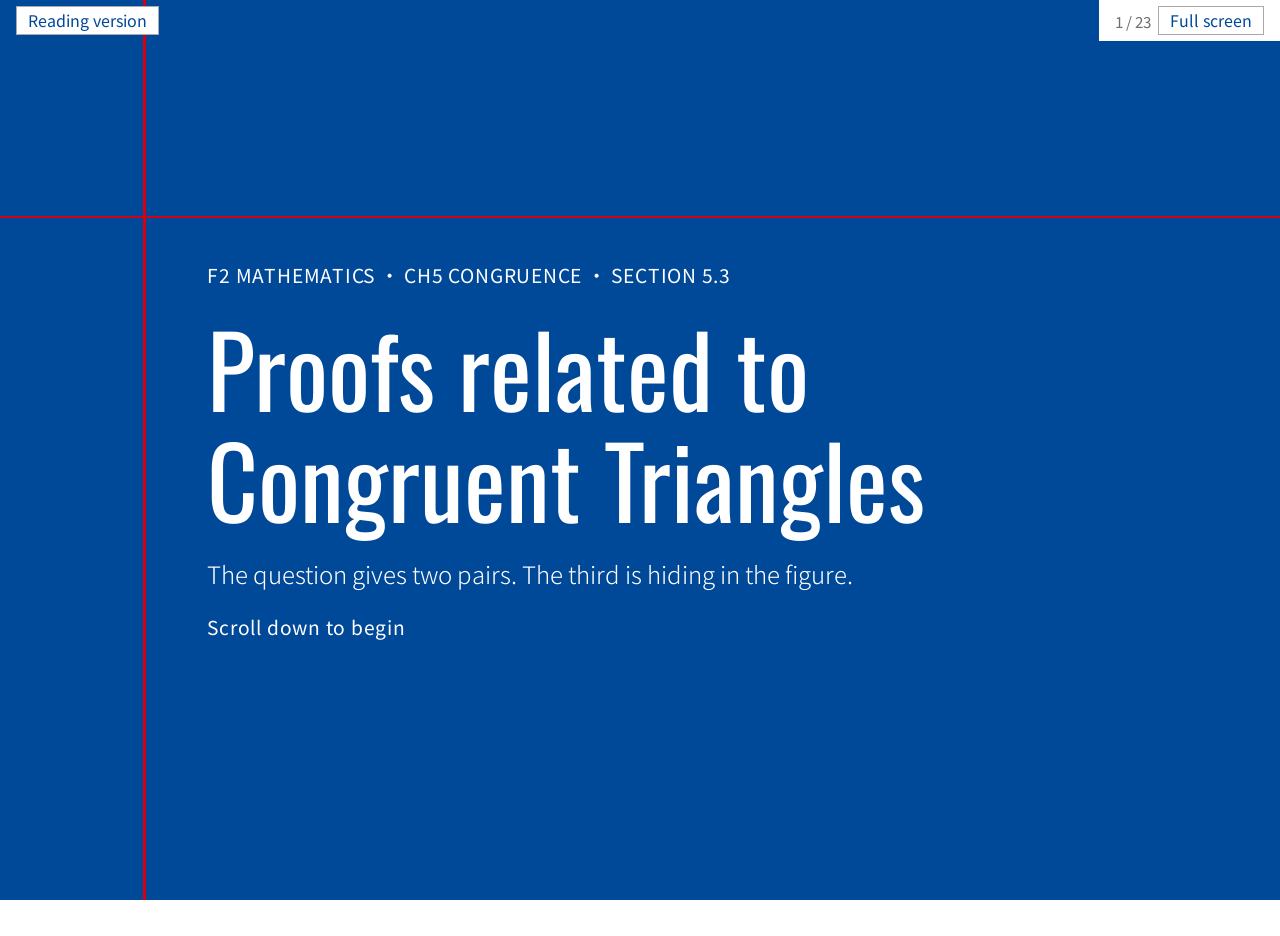
<file: s53-live.html>
<!doctype html>
<html lang="en">
<head>
<meta charset="utf-8">
<meta name="viewport" content="width=device-width, initial-scale=1">
<title>5.3 Proofs Live</title>
<meta name="description" content="Live version of F2 Ch5 section 5.3, for teaching from the front of the room.">
<meta name="referrer" content="no-referrer">
<link rel="icon" href="favicon.svg" type="image/svg+xml">
<!-- everything is served from this site: no third-party requests -->
<link rel="stylesheet" href="css/fonts.css?v=18d89dea">
<link rel="stylesheet" href="vendor/katex/katex.min.css?v=3f94e1b7">
<link rel="stylesheet" href="live/live.css?v=7f277b95">
<link rel="stylesheet" href="live/lesson.css?v=604f3930">
<style>
/* Styles for this lesson only. Shared lesson styles: live/lesson.css; the engine's: live/live.css. */
.minis { display: grid; grid-template-columns: repeat(3, minmax(0, 1fr)); gap: 2.5rem; align-items: start; }
.mini .fig { max-height: 30vh; }
.mini .see { font-size: 1.25rem; color: var(--ink-muted); margin: .6rem 0 .2rem; }
.mini .write { font-size: 1.6rem; margin: 0; }
.mini .why { font-size: 1.2rem; font-weight: 400; margin: .2rem 0 0; }
.display.mid { font-size: 2.7rem; line-height: 1.2; }
.cycle .node h3 { font-size: 2.6rem; }
#addSvg { max-height: 40vh; }
#addSvg text { font-family: "Times New Roman", Times, serif; font-style: italic; font-size: 40px; text-anchor: middle; dominant-baseline: central; }
#addSvg text.cap { font-family: var(--font-sans); font-style: normal; font-weight: 400; font-size: 30px; }
/* the two brackets draw in on their steps (pathLength 1 makes the dash run the whole length) */
#addSvg .brk path { stroke-dasharray: 1; stroke-dashoffset: 1; transition: stroke-dashoffset 1.4s var(--ease); }
#addSvg .brk text { opacity: 0; transition: opacity .6s .9s; }
#addSvg .brk.shown path { stroke-dashoffset: 0; }
#addSvg .brk.shown text { opacity: 1; }
#addSvg [data-step] { transform: none; }
.figbox.tall .fig { max-height: 56vh; }
</style>
</head>
<!-- data-reading links back to the reading version (the 5.3 page of the self-study site). -->
<body data-reading="index.html#/s/5.3">

<!-- 1 Title -->
<section class="scene blue title">
  <span class="cross-v"></span><span class="cross-h"></span>
  <div class="body">
    <p class="kicker in" style="--i:5">F2 MATHEMATICS · CH5 CONGRUENCE · SECTION 5.3</p>
    <h1 class="display huge in" style="--i:7">Proofs related to Congruent Triangles</h1>
    <p class="in" style="--i:9">The question gives two pairs. The third is hiding in the figure.</p>
    <p class="kicker in" style="--i:14">Scroll down to begin</p>
  </div>
  <div class="foot bare"><h2></h2></div>
</section>

<!-- 2 Where we are -->
<section class="scene">
  <div class="body">
    <p class="display big blue-text narrow in" style="--i:1">Most questions give you two pairs of equal parts.</p>
    <p class="q" data-step="1">A condition needs <strong>three</strong>: SSS, SAS, ASA, AAS or RHS.</p>
    <p class="q" data-step="2">So the third pair is <strong>hidden in the figure</strong>. Today: where to look for it, and what to write.</p>
  </div>
  <div class="foot"><span class="where">F2 Ch5 Congruence</span><h2>5.3 | The missing pair</h2></div>
</section>

<!-- 3 Hidden parts 1: shared and crossing -->
<section class="scene">
  <div class="body">
    <p class="kicker in" style="--i:1">WHERE TO LOOK · 1</p>
    <div class="minis">
      <div class="mini in" style="--i:2"><div id="h1a"></div><p class="see">A side in both triangles</p><p class="write">$BD = BD$</p><p class="why">common side</p></div>
      <div class="mini" data-step="1"><div id="h1b"></div><p class="see">An angle in both triangles</p><p class="write">$\angle CAE = \angle DAB$</p><p class="why">common ∠</p></div>
      <div class="mini" data-step="2"><div id="h1c"></div><p class="see">Two straight lines crossing</p><p class="write">$\angle ACB = \angle ECD$</p><p class="why">vert. opp. ∠s</p></div>
    </div>
  </div>
  <div class="foot"><span class="where">F2 Ch5 Congruence</span><h2>5.3 | Hidden parts</h2></div>
</section>

<!-- 4 Hidden parts 2: inside one triangle -->
<section class="scene">
  <div class="body">
    <p class="kicker in" style="--i:1">WHERE TO LOOK · 2</p>
    <div class="minis">
      <div class="mini in" style="--i:2"><div id="h2a"></div><p class="see">Two equal angles in one triangle</p><p class="write">$EB = EC$</p><p class="why">sides opp. equal ∠s</p></div>
      <div class="mini" data-step="1"><div id="h2b"></div><p class="see">Two equal sides in one triangle</p><p class="write">$\angle EBC = \angle ECB$</p><p class="why">base ∠s, isos. △</p></div>
      <div class="mini" data-step="2"><div id="h2c"></div><p class="see">Two known angles of a triangle</p><p class="write">$\angle BAC = 180^\circ - 70^\circ - 50^\circ$</p><p class="why">∠ sum of △</p></div>
    </div>
    <p class="note" data-step="3">The first two go opposite ways. Equal angles give equal <strong>sides</strong>; equal sides give equal <strong>angles</strong>. Choose the one you need.</p>
  </div>
  <div class="foot"><span class="where">F2 Ch5 Congruence</span><h2>5.3 | Hidden parts</h2></div>
</section>

<!-- 5 Hidden parts 3: facts in the question -->
<section class="scene">
  <div class="body">
    <p class="kicker in" style="--i:1">WHERE TO LOOK · 3</p>
    <div class="minis">
      <div class="mini in" style="--i:2"><div id="h3a"></div><p class="see">Parallel lines (only if given)</p><p class="write">$\angle BAC = \angle DEC$</p><p class="why">alt. ∠s, AB // DE</p></div>
      <div class="mini" data-step="1"><div id="h3b"></div><p class="see">A mid-point (given)</p><p class="write">$BC = DC$</p><p class="why">given, not "common side"</p></div>
      <div class="mini" data-step="2"><div id="h3c"></div><p class="see">An angle on a straight line</p><p class="write">$\angle ADB = 180^\circ - \angle ADE$</p><p class="why">adj. ∠s on st. line</p></div>
    </div>
  </div>
  <div class="foot"><span class="where">F2 Ch5 Congruence</span><h2>5.3 | Hidden parts</h2></div>
</section>

<!-- 6 Spot the hidden parts: build a proof together -->
<section class="scene">
  <div class="body tight">
    <div class="pair wide-fig">
      <div class="stack">
        <p class="q in" style="--i:1">$AE$ and $BD$ meet at $C$, $AB // DE$ and $AC = CE$. Which three facts make a condition?</p>
        <div class="figbox in" style="--i:2" id="spotFig"></div>
      </div>
      <div class="stack">
        <div id="spotProof"></div>
        <p class="note" data-step="6">Angle at $A$, side $AC$, angle at $C$: the side is <strong>between</strong> the two angles, so it is ASA.</p>
      </div>
    </div>
  </div>
  <div class="foot"><span class="where">F2 Ch5 Congruence</span><h2>5.3 | Spot the hidden parts</h2></div>
</section>

<!-- 7 Quick check: is ASA the only way? -->
<section class="scene">
  <div class="body">
    <div class="pair wide-fig">
      <div class="figbox in" style="--i:1" id="qcFig"></div>
      <div class="stack">
        <p class="q in" style="--i:2">Same figure. Which of these can be a correct reason for $\triangle ABC \cong \triangle EDC$?</p>
        <p class="q in" style="--i:3">I. SAS &nbsp;&nbsp; II. ASA &nbsp;&nbsp; III. AAS</p>
        <div class="row in" style="--i:4"><div><div class="who">Alone</div><button class="timer" data-sec="120"></button></div>
          <div class="btns choice opts"><button class="btn"><span class="opt">A</span>I, II</button><button class="btn"><span class="opt">B</span>I, III</button><button class="btn"><span class="opt">C</span>II, III</button><button class="btn"><span class="opt">D</span>I, II, III</button></div></div>
        <p class="note" data-step="1">The next screen shows the answer. Has everyone chosen?</p>
      </div>
    </div>
  </div>
  <div class="foot"><span class="where">F2 Ch5 Congruence</span><h2>5.3 | Quick check</h2></div>
</section>

<!-- 8 Reveal: quick check -->
<section class="scene blue">
  <div class="body">
    <p class="display big in" style="--i:1">C: II and III only.</p>
    <p class="in" style="--i:2"><strong>ASA</strong>: $\angle BAC = \angle DEC$ (alt. ∠s), $AC = EC$ (given), $\angle ACB = \angle ECD$ (vert. opp. ∠s).</p>
    <p class="in" style="--i:3"><strong>AAS</strong>: $\angle ABC = \angle EDC$ (alt. ∠s), $\angle ACB = \angle ECD$ (vert. opp. ∠s), $AC = EC$ (given).</p>
    <p class="rule" data-step="1"><strong>SAS</strong> would need $BC = DC$, which nothing tells us.</p>
  </div>
  <div class="foot"><h2>5.3 | Quick check answer</h2></div>
</section>

<!-- 9 Strategy -->
<section class="scene">
  <div class="body">
    <p class="display big blue-text in" style="--i:1">Five steps for every proof</p>
    <div class="cycle" style="--n:5">
      <div class="node" data-step="1"><div class="n">1</div><h3>Split</h3><p>Which two triangles?</p></div>
      <div class="node" data-step="2"><div class="n">2</div><h3>Mark</h3><p>Put the given facts on the figure.</p></div>
      <div class="node" data-step="3"><div class="n">3</div><h3>Hunt</h3><p>Find the hidden pair.</p></div>
      <div class="node" data-step="4"><div class="n">4</div><h3>Match</h3><p>Two sides: SSS, SAS, RHS. A side and angles: ASA, AAS.</p></div>
      <div class="node" data-step="5"><div class="n">5</div><h3>Write</h3><p>Matching vertex order, a reason on every line.</p></div>
    </div>
  </div>
  <div class="foot"><span class="where">F2 Ch5 Congruence</span><h2>5.3 | Strategy</h2></div>
</section>

<!-- 10 Example 1 (alone) -->
<section class="scene">
  <div class="body">
    <div class="pair wide-fig">
      <div class="figbox in" style="--i:1" id="ex1FigQ"></div>
      <div class="stack">
        <p class="q in" style="--i:2">$ACE$ and $BCD$ are straight lines. $AB = ED$, $AC = EC$ and $\angle DCE = 90^\circ$. Prove that $\triangle ABC \cong \triangle EDC$.</p>
        <div class="row in" style="--i:3"><div><div class="who">Alone</div><button class="timer" data-sec="180"></button></div><p>Two pairs of sides are given. Which condition can use them?</p></div>
        <p data-step="1"><strong>Hint.</strong> Look for a right angle in $\triangle ABC$.</p>
        <p class="note" data-step="2">The next screen shows the proof. Is yours written down?</p>
      </div>
    </div>
  </div>
  <div class="foot"><span class="where">F2 Ch5 Congruence</span><h2>5.3 | Example 1</h2></div>
</section>

<!-- 11 Solution: example 1 -->
<section class="scene">
  <div class="body">
    <div class="pair wide-fig">
      <div class="figbox in" style="--i:1" id="ex1Fig"></div>
      <div id="ex1Proof"></div>
    </div>
  </div>
  <div class="foot"><span class="where">F2 Ch5 Congruence</span><h2>5.3 | Example 1: proof</h2></div>
</section>

<!-- 12 Example 2 (team, commit) -->
<section class="scene">
  <div class="body">
    <div class="pair wide-fig">
      <div class="figbox in" style="--i:1" id="ex2FigQ"></div>
      <div class="rows compact">
        <p class="q in" style="--i:2">$PTR$ and $QTS$ are straight lines. $\angle RQT = \angle QRT$ and $\angle PQT = \angle SRT$. Prove that $\triangle PQT \cong \triangle SRT$.</p>
        <div class="row in" style="--i:3"><div><div class="who">Alone</div><button class="timer" data-sec="120"></button></div><p>Only one pair is marked for the two triangles. Hunt for two more.</p></div>
        <div class="row" data-step="1"><div><div class="who">Team</div><button class="timer" data-sec="180"></button></div><p>Agree on the proof.</p></div>
        <div class="row" data-step="2"><div><div class="who">Commit</div></div><div class="btns choice"><button class="btn">SAS</button><button class="btn">ASA</button><button class="btn">AAS</button></div></div>
        <p class="note" data-step="3">The next screen shows the proof. Has every team committed?</p>
      </div>
    </div>
  </div>
  <div class="foot"><span class="where">F2 Ch5 Congruence</span><h2>5.3 | Example 2</h2></div>
</section>

<!-- 13 Solution: example 2 -->
<section class="scene">
  <div class="body">
    <div class="pair wide-fig">
      <div class="figbox in" style="--i:1" id="ex2Fig"></div>
      <div class="stack">
        <div id="ex2Proof"></div>
        <p class="note" data-step="7">$\angle RQT = \angle QRT$ is about $\triangle TQR$, not our two triangles. It gives the hidden pair $QT = RT$.</p>
      </div>
    </div>
  </div>
  <div class="foot"><span class="where">F2 Ch5 Congruence</span><h2>5.3 | Example 2: proof</h2></div>
</section>

<!-- 14 Trick: equal pieces added on (step-driven drawing) -->
<section class="scene">
  <div class="body">
    <p class="q in" style="--i:1">$AEFD$ is a straight line and $AE = FD$. Is $AF = ED$?</p>
    <div class="in" style="--i:2">
      <svg id="addSvg" viewBox="0 0 1000 320" role="img" aria-label="A straight line A E F D. AE and FD are equal; EF is shared. A bracket over AF and one under ED show both are a short piece plus EF.">
        <line x1="80" y1="160" x2="920" y2="160" stroke="var(--ink)" stroke-width="3"/>
        <line x1="80" y1="160" x2="320" y2="160" stroke="var(--c1)" stroke-width="12" stroke-linecap="round" opacity=".55"/>
        <line x1="680" y1="160" x2="920" y2="160" stroke="var(--c1)" stroke-width="12" stroke-linecap="round" opacity=".55"/>
        <line x1="320" y1="160" x2="680" y2="160" stroke="var(--c3)" stroke-width="12" opacity=".55"/>
        <line x1="200" y1="146" x2="200" y2="174" stroke="var(--c1)" stroke-width="4"/>
        <line x1="800" y1="146" x2="800" y2="174" stroke="var(--c1)" stroke-width="4"/>
        <circle cx="80" cy="160" r="7" fill="var(--ink)"/><circle cx="320" cy="160" r="7" fill="var(--ink)"/><circle cx="680" cy="160" r="7" fill="var(--ink)"/><circle cx="920" cy="160" r="7" fill="var(--ink)"/>
        <text x="80" y="200">A</text><text x="320" y="200">E</text><text x="680" y="200">F</text><text x="920" y="200">D</text>
        <g class="brk" data-step="1">
          <path d="M80 110 V85 H680 V110" pathLength="1" fill="none" stroke="var(--blue)" stroke-width="4"/>
          <text class="cap" x="380" y="52">AF = AE + EF</text>
        </g>
        <g class="brk" data-step="2">
          <path d="M320 225 V250 H920 V225" pathLength="1" fill="none" stroke="var(--blue)" stroke-width="4"/>
          <text class="cap" x="620" y="290">ED = EF + FD</text>
        </g>
      </svg>
    </div>
    <div class="pair">
      <div data-step="3" id="addProof"></div>
      <p class="note" data-step="4">$AF$ and $ED$ are not given equal. Add the same piece $EF$ to two equal pieces, and <strong>show</strong> the working.</p>
    </div>
  </div>
  <div class="foot"><span class="where">F2 Ch5 Congruence</span><h2>5.3 | Equal pieces added on</h2></div>
</section>

<!-- 15 Example 3 (pairs) -->
<section class="scene">
  <div class="body">
    <div class="pair wide-fig">
      <div class="figbox tall in" style="--i:1" id="ex3FigQ"></div>
      <div class="stack">
        <p class="q in" style="--i:2">$AEFD$, $BGF$ and $EGC$ are straight lines. $AB // EC$, $AB = EC$ and $AE = FD$.</p>
        <p class="q in" style="--i:3">(a) Prove that $\triangle ABF \cong \triangle ECD$.<br>(b) Is $BF // CD$? Explain your answer.</p>
        <div class="row in" style="--i:4"><div><div class="who">Pairs</div><button class="timer" data-sec="300"></button></div><p>Use the trick from the last screen for (a).</p></div>
        <p class="note" data-step="1">The next screen shows (a). Are both parts written down?</p>
      </div>
    </div>
  </div>
  <div class="foot"><span class="where">F2 Ch5 Congruence</span><h2>5.3 | Example 3</h2></div>
</section>

<!-- 16 Solution (a) -->
<section class="scene">
  <div class="body">
    <div class="pair wide-fig">
      <div class="figbox tall in" style="--i:1" id="ex3FigA"></div>
      <div id="ex3ProofA"></div>
    </div>
  </div>
  <div class="foot"><span class="where">F2 Ch5 Congruence</span><h2>5.3 | Example 3: solution (a)</h2></div>
</section>

<!-- 17 After proving congruence -->
<section class="scene">
  <div class="body">
    <p class="display big blue-text narrow in" style="--i:1">After proving two triangles congruent, you can prove more.</p>
    <div class="row" data-step="1"><div class="who">Equal parts</div><div><p class="q">The other sides and angles match.</p><p class="muted">corr. sides, ≅ △s &nbsp;·&nbsp; corr. ∠s, ≅ △s</p></div></div>
    <div class="row" data-step="2"><div class="who">Parallel lines</div><div><p class="q">Equal corresponding or alternate angles prove two lines parallel.</p><p class="muted">corr. ∠s equal &nbsp;·&nbsp; alt. ∠s equal</p></div></div>
    <p class="note" data-step="3">To <strong>prove</strong> lines parallel, the reason has no "//" in it. "corr. ∠s, BF // CD" would use what you are trying to prove.</p>
  </div>
  <div class="foot"><span class="where">F2 Ch5 Congruence</span><h2>5.3 | After proving</h2></div>
</section>

<!-- 18 Solution (b) -->
<section class="scene">
  <div class="body">
    <div class="pair wide-fig">
      <div class="figbox tall in" style="--i:1" id="ex3FigB"></div>
      <div id="ex3ProofB"></div>
    </div>
  </div>
  <div class="foot"><span class="where">F2 Ch5 Congruence</span><h2>5.3 | Example 3: solution (b)</h2></div>
</section>

<!-- 19 Harder: example 4 -->
<section class="scene">
  <div class="body tight">
    <div class="pair wide-fig">
      <div class="figbox in" style="--i:1" id="ex4FigQ"></div>
      <div class="stack">
        <p class="q in" style="--i:2">$BCDE$ is a straight line. $\angle BAC = \angle EAD$ and $\angle ACD = \angle ADC$.</p>
        <p class="q in" style="--i:3">(a) Prove that $\angle ABC = \angle AED$.<br>(b) Prove that $\triangle ABC \cong \triangle AED$.</p>
        <div class="row in" style="--i:4"><div><div class="who">Pairs</div><button class="timer" data-sec="360"></button></div><p>For (b), use what you proved in (a).</p></div>
        <p data-step="1"><strong>Hint.</strong> $\angle ACD$ is an exterior angle of $\triangle ABC$.</p>
        <p class="note" data-step="2">The next screen shows (a). Are both parts written down?</p>
      </div>
    </div>
  </div>
  <div class="foot"><span class="where">F2 Ch5 Congruence</span><h2>5.3 | Harder</h2></div>
</section>

<!-- 20 Solution (a) -->
<section class="scene">
  <div class="body tight">
    <div class="pair wide-proof">
      <div class="figbox in" style="--i:1" id="ex4FigA"></div>
      <div id="ex4ProofA"></div>
    </div>
  </div>
  <div class="foot"><span class="where">F2 Ch5 Congruence</span><h2>5.3 | Harder: solution (a)</h2></div>
</section>

<!-- 21 Solution (b) -->
<section class="scene">
  <div class="body">
    <div class="pair wide-proof">
      <div class="figbox in" style="--i:1" id="ex4FigB"></div>
      <div class="stack">
        <div id="ex4ProofB"></div>
        <p class="note" data-step="6">Another way: from (a), $AB = AE$ (sides opp. equal ∠s), and then ASA.</p>
      </div>
    </div>
  </div>
  <div class="foot"><span class="where">F2 Ch5 Congruence</span><h2>5.3 | Harder: solution (b)</h2></div>
</section>

<!-- 22 Summary -->
<section class="scene">
  <div class="body">
    <div class="rules">
      <div class="r1 in" style="--i:1"><span class="n">1</span><div><p>Hunt for the hidden pair.</p><p class="sub">Common side or ∠, vert. opp. ∠s, an isosceles triangle, parallel lines, a straight line, equal pieces added on.</p></div></div>
      <div class="r1" data-step="1"><span class="n">2</span><div><p>Use only what is given or proved.</p><p class="sub">Never use a result of the congruence to prove the congruence.</p></div></div>
      <div class="r1" data-step="2"><span class="n">3</span><div><p>After the congruence, prove more.</p><p class="sub">corr. sides, ≅ △s · corr. ∠s, ≅ △s · corr. ∠s equal / alt. ∠s equal for parallel lines.</p></div></div>
    </div>
  </div>
  <div class="foot"><span class="where">F2 Ch5 Congruence</span><h2>5.3 | Today</h2></div>
</section>

<!-- 23 After class -->
<section class="scene blue">
  <div class="body">
    <p class="display huge in" style="--i:1">After class</p>
    <p class="in" style="--i:2">On the self-study site, section 5.3: <strong>Learn</strong> (tap the hidden-parts table), <strong>Practice</strong> (11 proofs to build) and <strong>Traps</strong>.</p>
    <p class="kicker in" style="--i:5">NEXT: 5.4 CONGRUENT 2-D FIGURES</p>
  </div>
  <div class="foot"><h2>5.3 | Practise</h2></div>
</section>

<script src="vendor/katex/katex.min.js?v=4881bfc9"></script>
<script src="js/core.js?v=eb489902"></script>
<script src="js/geom.js?v=1c7cddc4"></script>
<script src="js/check.js?v=b1e47a74"></script>
<script src="js/question.js?v=e4308582"></script>
<script src="live/live.js?v=f7602a1f"></script>
<script src="live/lesson.js?v=ef6bdcf3"></script>
<script>
'use strict';
const { $, figInto, solution } = L5;

/* ---------- Where to look: the same small figures as the reading version's table (data/s53.js) ---------- */
const BOW = { w: 260, h: 195, pts: { A: [40, 30], B: [200, 30], C: [130, 100], D: [60, 170], E: [220, 170] }, polys: ['ABC', 'EDC'] };
const ISO = { w: 280, h: 170, pts: { E: [140, 25], B: [40, 145], C: [240, 145] }, polys: ['EBC'] };
figInto('h1a', { w: 300, h: 200, pts: { B: [30, 100], D: [270, 100], A: [110, 30], C: [110, 170] }, polys: ['ABD', 'CBD'] }, [['BD', 1]]);
figInto('h1b', { w: 290, h: 220, pts: { A: [30, 110], B: [132, 68.8], C: [252.5, 20], E: [132, 151.2], D: [252.5, 200] }, polys: ['ACE', 'ADB'], lines: ['ABC', 'AED'] }, [['CAE', 1]]);
figInto('h1c', BOW, [['ACB', 1], ['ECD', 1]]);
figInto('h2a', Object.assign({ arcs: { EBC: 1, ECB: 1 } }, ISO), [['EBC', 1], ['ECB', 1], ['EB', 2], ['EC', 2]]);
figInto('h2b', Object.assign({ ticks: { EB: 1, EC: 1 } }, ISO), [['EB', 1], ['EC', 1], ['EBC', 2], ['ECB', 2]]);
figInto('h2c', { w: 280, h: 170, make: [{ tri: 'ABC', ang: [60, 70, 50], box: [40, 15, 200, 140] }], polys: ['ABC'], at: { ABC: '70°', BCA: '50°' } }, [['BAC', 1]]);
figInto('h3a', Object.assign({ arrows: { AB: 1, DE: 1 } }, BOW), [['BAC', 1], ['DEC', 1]]);
figInto('h3b', { w: 320, h: 165, pts: { A: [60, 30], E: [260, 30], B: [30, 140], D: [290, 140], C: [160, 140] }, polys: ['ABC', 'EDC'], lines: ['BCD'], dots: 'C' }, [['BC', 1], ['CD', 1]]);
figInto('h3c', { w: 300, h: 200, pts: { E: [30, 100], D: [110, 100], B: [280, 100], A: [160, 30], C: [160, 170] }, polys: ['ABD', 'CBD'], lines: ['EDB'] }, [['ADE', 1], ['ADB', 2]]);

/* ---------- Spot the hidden parts (the reading version's toggle demo, as proof lines) ---------- */
const BOWTIE = Object.assign({ arrows: { AB: 1, DE: 1 }, ticks: { AC: 1, CE: 1 } }, BOW);
solution('spotFig', 'spotProof', BOWTIE, [
  { t: 'In $\\triangle ABC$ and $\\triangle EDC$,' },
  { s: '∠BAC = ∠DEC', r: 'alt. ∠s, AB // DE', hl: [['BAC', 'DEC', 3]] },
  { s: 'AC = EC', r: 'given', hl: [['AC', 'CE', 1]] },
  { s: '∠ACB = ∠ECD', r: 'vert. opp. ∠s', hl: [['ACB', 'ECD', 2]] },
  { s: '∴ △ABC ≅ △EDC', r: 'ASA' },
]);
figInto('qcFig', BOWTIE);

/* ---------- Example 1 ---------- */
const EX1 = { w: 300, h: 220, make: [{ tri: 'ABC', ang: [35, 55, 90], box: [20, 15, 140, 100] }], derive: [{ src: 'ABC', dst: 'EDC', rot: 180, around: 'C' }], polys: ['ABC', 'EDC'], rights: ['DCE'], ticks: { AB: 1, ED: 1, AC: 2, EC: 2 } };
figInto('ex1FigQ', EX1);
solution('ex1Fig', 'ex1Proof', EX1, [
  { t: 'In $\\triangle ABC$ and $\\triangle EDC$,' },
  { s: '∠ACB = ∠ECD', r: 'vert. opp. ∠s', hl: [['ACB', 'ECD', 3]] },
  { s: '= 90°' },
  { s: 'AB = ED', r: 'given', hl: [['AB', 'ED', 1]] },
  { s: 'AC = EC', r: 'given', hl: [['AC', 'EC', 2]] },
  { s: '∴ △ABC ≅ △EDC', r: 'RHS' },
]);

/* ---------- Example 2 ---------- */
const EX2 = { w: 320, h: 195, pts: { Q: [90, 170], R: [230, 170], T: [160, 105], P: [76, 27], S: [244, 27] }, polys: ['PQT', 'SRT'], lines: ['QR'], arcs: { RQT: 1, QRT: 1, PQT: 2, SRT: 2 } };
figInto('ex2FigQ', EX2);
solution('ex2Fig', 'ex2Proof', EX2, [
  { t: 'In $\\triangle PQT$ and $\\triangle SRT$,' },
  { s: '∠PQT = ∠SRT', r: 'given', hl: [['PQT', 'SRT', 2]] },
  { s: '∵ ∠RQT = ∠QRT', r: 'given', hl: [['RQT', 'QRT', 1]] },
  { s: '∴ QT = RT', r: 'sides opp. equal ∠s', hl: [['QT', 'RT', 1]] },
  { s: '∠PTQ = ∠STR', r: 'vert. opp. ∠s', hl: [['PTQ', 'STR', 3]] },
  { s: '∴ △PQT ≅ △SRT', r: 'ASA' },
]);

/* ---------- Equal pieces added on: the working, under the drawing ---------- */
(function () {
  const t = QR.proofTable([{ s: '∵ AE = FD', r: 'given' }, { s: '∴ AE + EF = FD + EF' }, { s: '∴ AF = ED' }], {}, []);
  $('addProof').append(t);
})();

/* ---------- Example 3 ---------- */
const EX3 = { w: 260, h: 215, pts: { A: [20, 30], B: [130, 30], E: [75, 70], C: [185, 70], F: [185, 150], D: [240, 190], G: [148.3, 70] }, polys: ['ABF', 'ECD'], lines: ['AEFD', 'BGF', 'EGC'], arrows: { AB: 1, EC: 1 }, ticks: { AB: 1, EC: 1, AE: 2, FD: 2 }, lab: { G: [8, -10] } };
figInto('ex3FigQ', EX3);
solution('ex3FigA', 'ex3ProofA', EX3, [
  { t: '(a) In $\\triangle ABF$ and $\\triangle ECD$,', fixed: true },
  { s: 'AB = EC', r: 'given', hl: [['AB', 'EC', 1]] },
  { s: '∠BAF = ∠CED', r: 'corr. ∠s, AB // EC', hl: [['BAF', 'CED', 3]] },
  { s: '∵ AE = FD', r: 'given', hl: [['AE', 'FD', 2]] },
  { s: '∴ AE + EF = FD + EF' },
  { s: '∴ AF = ED', hl: [['AF', 'ED', 2]] },
  { s: '∴ △ABF ≅ △ECD', r: 'SAS' },
]);
solution('ex3FigB', 'ex3ProofB', EX3, [
  { t: '(b)', fixed: true },
  { s: '∵ △ABF ≅ △ECD', r: 'proved in (a)' },
  { s: '∴ ∠BFA = ∠CDE', r: 'corr. ∠s, ≅ △s', hl: [['BFA', 'CDE', 1]] },
  { s: '∴ BF // CD', r: 'corr. ∠s equal' },
  { t: 'Yes, $BF // CD$.' },
]);

/* ---------- Example 4 ---------- */
const EX4 = { w: 300, h: 180, pts: { A: [150, 25], B: [20, 160], C: [105, 160], D: [195, 160], E: [280, 160] }, polys: ['ABC', 'AED'], lines: ['BCDE'], arcs: { BAC: 1, EAD: 1, ACD: 2, ADC: 2 } };
figInto('ex4FigQ', EX4);
solution('ex4FigA', 'ex4ProofA', EX4, [
  { t: '(a) In $\\triangle ABC$,', fixed: true },
  { s: '∠ABC + ∠BAC = ∠ACD', r: 'ext. ∠ of △', hl: [['ACD', 2], ['BAC', 1], ['ABC', 3]] },
  { s: '∠ABC = ∠ACD − ∠BAC' },
  { t: 'In $\\triangle ADE$,' },
  { s: '∠AED + ∠EAD = ∠ADC', r: 'ext. ∠ of △', hl: [['ADC', 2], ['EAD', 1], ['AED', 3]] },
  { s: '∠AED = ∠ADC − ∠EAD' },
  { s: '∵ ∠BAC = ∠EAD', r: 'given' },
  { s: '\\text{and }∠ACD = ∠ADC', r: 'given' },
  { s: '∴ ∠ABC = ∠AED', hl: [['ABC', 'AED', 3]] },
]);
solution('ex4FigB', 'ex4ProofB', EX4, [
  { t: '(b) In $\\triangle ABC$ and $\\triangle AED$,', fixed: true },
  { s: '∠ABC = ∠AED', r: 'proved in (a)', hl: [['ABC', 'AED', 3]] },
  { s: '∠BAC = ∠EAD', r: 'given', hl: [['BAC', 'EAD', 1]] },
  { s: '∵ ∠ACD = ∠ADC', r: 'given', hl: [['ACD', 'ADC', 2]] },
  { s: '∴ AC = AD', r: 'sides opp. equal ∠s', hl: [['AC', 'AD', 2]] },
  { s: '∴ △ABC ≅ △AED', r: 'AAS' },
]);
</script>
</body>
</html>
</file>
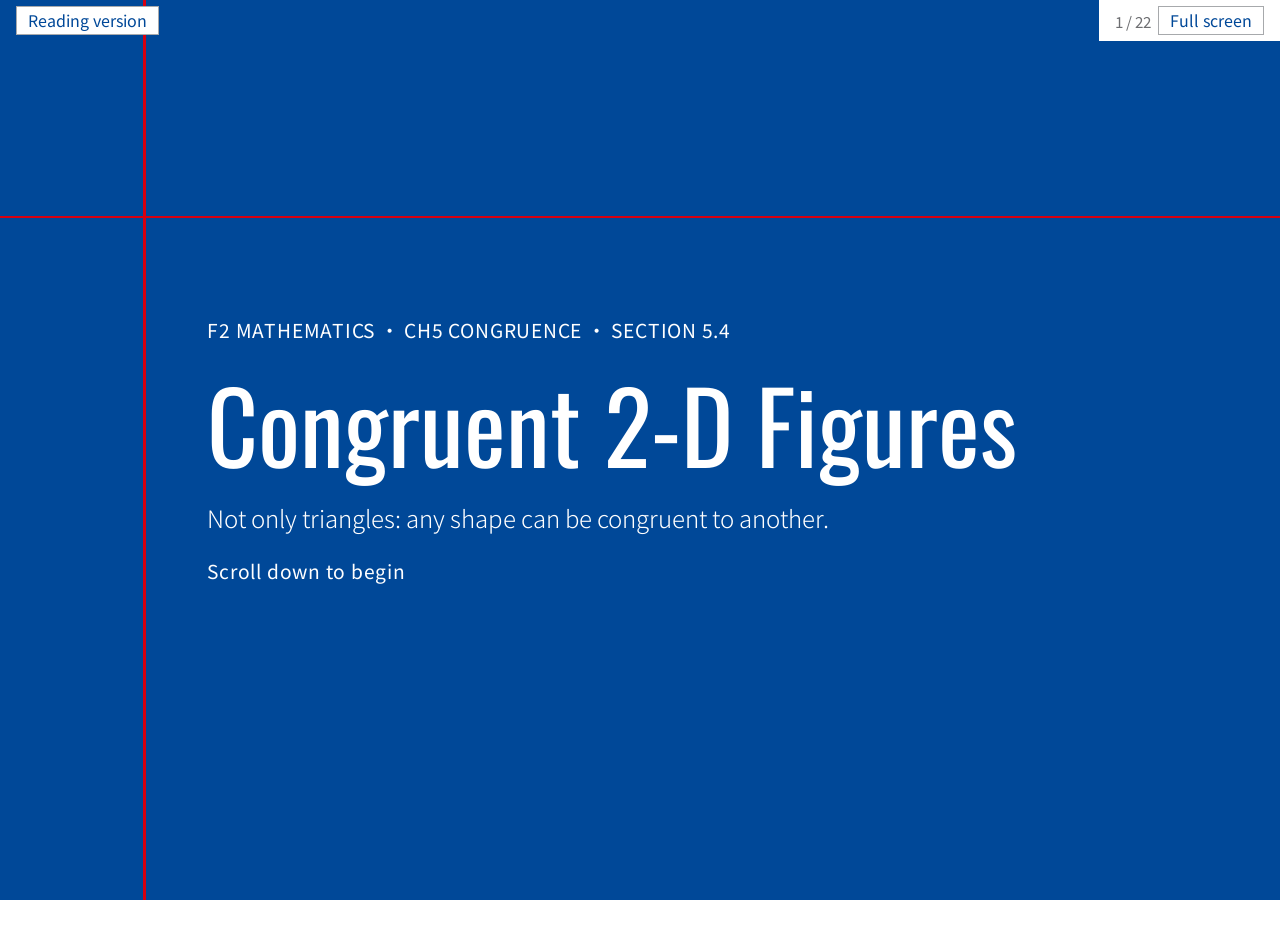
<file: s54-live.html>
<!doctype html>
<html lang="en">
<head>
<meta charset="utf-8">
<meta name="viewport" content="width=device-width, initial-scale=1">
<title>5.4 Congruent Figures Live</title>
<meta name="description" content="Live version of F2 Ch5 section 5.4, for teaching from the front of the room.">
<meta name="referrer" content="no-referrer">
<link rel="icon" href="favicon.svg" type="image/svg+xml">
<!-- everything is served from this site: no third-party requests -->
<link rel="stylesheet" href="css/fonts.css?v=18d89dea">
<link rel="stylesheet" href="vendor/katex/katex.min.css?v=3f94e1b7">
<link rel="stylesheet" href="live/live.css?v=7f277b95">
<link rel="stylesheet" href="live/lesson.css?v=604f3930">
<style>
/* Styles for this lesson only. Shared lesson styles: live/lesson.css; the engine's: live/live.css. */
#fit0Svg { max-height: 34vh; }
#fitSvg { max-height: 44vh; }
#fitSvg text, #fit0Svg text { font-family: "Times New Roman", Times, serif; font-style: italic; font-size: 32px; text-anchor: middle; dominant-baseline: central; }
.cond p { margin: 0; }
.cond .lit { font-size: 1.6rem; }
.counts { display: grid; grid-template-columns: repeat(3, auto); gap: 1rem 5rem; justify-content: start; align-items: end; }
.counts .k { font-size: 1.4rem; }
.counts .v { font-family: var(--font-display); font-size: 6rem; line-height: 1; font-variant-numeric: tabular-nums; }
.pairs4 { display: grid; grid-template-columns: auto auto; gap: .5rem 1.4rem; align-items: center; }
.pairs4 .tagn { font-family: var(--font-display); font-size: 1.6rem; color: var(--blue); }
.pairs4 .btn { font-size: 1.15rem; padding: .3rem .9rem; }
.figbox.tall .fig { max-height: 62vh; }
</style>
</head>
<!-- data-reading links back to the reading version (the 5.4 page of the self-study site). -->
<body data-reading="index.html#/s/5.4">

<!-- 1 Title -->
<section class="scene blue title">
  <span class="cross-v"></span><span class="cross-h"></span>
  <div class="body">
    <p class="kicker in" style="--i:5">F2 MATHEMATICS · CH5 CONGRUENCE · SECTION 5.4</p>
    <h1 class="display huge in" style="--i:7">Congruent 2-D Figures</h1>
    <p class="in" style="--i:9">Not only triangles: any shape can be congruent to another.</p>
    <p class="kicker in" style="--i:14">Scroll down to begin</p>
  </div>
  <div class="foot bare"><h2></h2></div>
</section>

<!-- 2 Problem: does it fit? -->
<section class="scene">
  <div class="body">
    <p class="in" style="--i:1">Two quadrilaterals. You may slide, turn or flip $PQRS$.</p>
    <div class="in" style="--i:2"><svg id="fit0Svg" viewBox="0 0 1000 440" role="img" aria-label="Quadrilateral ABCD, and quadrilateral PQRS turned and flipped"></svg></div>
    <p class="display big blue-text" data-step="1">Can $PQRS$ fit exactly on $ABCD$?</p>
    <div class="btns choice" data-step="1"><button class="btn">Yes</button><button class="btn">No</button></div>
    <p class="note" data-step="2">The next screen tries it. Has everyone chosen?</p>
  </div>
  <div class="foot"><span class="where">F2 Ch5 Congruence</span><h2>5.4 | Does it fit?</h2></div>
</section>

<!-- 3 Reveal: slide, turn, flip (animation) -->
<section class="scene" data-enter="fit">
  <div class="body">
    <div class="in" style="--i:1"><svg id="fitSvg" viewBox="0 0 1000 440" role="img" aria-label="PQRS is slid, turned and flipped and fits exactly on ABCD"></svg></div>
    <div class="btns in" style="--i:2"><button class="btn" onclick="Live.replay('fit')">Play again</button><p class="status" id="fitStatus"></p></div>
    <p class="display big blue-text" data-step="1">$ABCD \cong PQRS$</p>
    <p data-step="1">Figures that can <strong>coincide</strong> are congruent figures. $A \leftrightarrow P$, $B \leftrightarrow Q$, $C \leftrightarrow R$, $D \leftrightarrow S$.</p>
  </div>
  <div class="foot"><span class="where">F2 Ch5 Congruence</span><h2>5.4 | Does it fit?</h2></div>
</section>

<!-- 4 Congruent polygons -->
<section class="scene">
  <div class="body">
    <div class="pair wide-fig">
      <div class="figbox in" style="--i:1" id="defFig"></div>
      <div class="cond stack">
        <p class="q in" style="--i:2">Two polygons are congruent if</p>
        <p class="lit" data-step="1" id="def1">each pair of corresponding <strong>sides</strong> are equal: $AB = PQ$, $BC = QR$, $CD = RS$, $DA = SP$, and</p>
        <p class="lit" data-step="2" id="def2">each pair of corresponding <strong>angles</strong> are equal: $\angle DAB = \angle SPQ$, $\angle ABC = \angle PQR$, $\angle BCD = \angle QRS$, $\angle CDA = \angle RSP$.</p>
        <p class="note" data-step="3">As with triangles, the order of the letters tells you which parts correspond. If any one pair is not equal, the figures are not congruent.</p>
      </div>
    </div>
  </div>
  <div class="foot"><span class="where">F2 Ch5 Congruence</span><h2>5.4 | Congruent polygons</h2></div>
</section>

<!-- 5 Full angle names in polygons -->
<section class="scene">
  <div class="body">
    <div class="pair">
      <div class="figbox in" style="--i:1" id="nameFig"></div>
      <div class="stack">
        <p class="display big blue-text in" style="--i:2">The angle at $A$ is $\angle DAB$.</p>
        <p class="q in" style="--i:3">Use the two neighbouring vertices, with $A$ in the middle: $\angle DAB$ or $\angle BAD$, never $\angle A$.</p>
      </div>
    </div>
  </div>
  <div class="foot"><span class="where">F2 Ch5 Congruence</span><h2>5.4 | Full angle names</h2></div>
</section>

<!-- 6 Problem: angle sum of a pentagon -->
<section class="scene">
  <div class="body">
    <p class="in" style="--i:1">The angles of a triangle add up to $180^\circ$, and of a quadrilateral to $360^\circ$.</p>
    <p class="display big blue-text in" style="--i:2">What do the angles of a pentagon add up to?</p>
    <div class="btns choice in" style="--i:3"><button class="btn">$450^\circ$</button><button class="btn">$540^\circ$</button><button class="btn">$720^\circ$</button></div>
    <p class="note" data-step="1">The next screen shows it. Has everyone chosen?</p>
  </div>
  <div class="foot"><span class="where">F2 Ch5 Congruence</span><h2>5.4 | Angle sum</h2></div>
</section>

<!-- 7 Reveal: angle sum of a polygon -->
<section class="scene blue">
  <div class="body">
    <p class="display big in" style="--i:1">An $n$-sided polygon: $(n - 2) \times 180^\circ$</p>
    <div class="counts in" style="--i:2">
      <div><div class="k">Quadrilateral</div><div class="v"><span data-count="360" data-delay="1100">0</span>°</div></div>
      <div><div class="k">Pentagon</div><div class="v"><span data-count="540" data-delay="1500">0</span>°</div></div>
      <div><div class="k">Hexagon</div><div class="v"><span data-count="720" data-delay="1900">0</span>°</div></div>
    </div>
    <p class="rule" data-step="1">Reason: <strong>∠ sum of polygon</strong>. Use it to find the one angle that is not marked, then match the letters.</p>
  </div>
  <div class="foot"><h2>5.4 | Angle sum</h2></div>
</section>

<!-- 8 Worked example, done together -->
<section class="scene">
  <div class="body">
    <div class="pair wide-fig">
      <div class="stack">
        <p class="q in" style="--i:1">$ABCD \cong PQRS$. Find $x$, $y$ and $z$.</p>
        <div class="figbox in" style="--i:2" id="ex1Fig"></div>
      </div>
      <div class="in" style="--i:3" id="ex1Proof"></div>
    </div>
  </div>
  <div class="foot"><span class="where">F2 Ch5 Congruence</span><h2>5.4 | Together</h2></div>
</section>

<!-- 9 By inspection (alone) -->
<section class="scene">
  <div class="body">
    <div class="pair wide-fig">
      <div class="figbox in" style="--i:1" id="ex2FigQ"></div>
      <div class="stack">
        <p class="q in" style="--i:2">The two quadrilaterals are congruent, but no statement is given. Find $BC$ and $\angle BCD$.</p>
        <div class="row in" style="--i:3"><div><div class="who">Alone</div><button class="timer" data-sec="180"></button></div><p>First work out which vertex matches which.</p></div>
        <p data-step="1"><strong>Hint.</strong> Match a part that appears only once first: the $65^\circ$ angles, then the $126^\circ$ angles.</p>
        <p class="note" data-step="2">The next screen shows the solution. Are both answers written down?</p>
      </div>
    </div>
  </div>
  <div class="foot"><span class="where">F2 Ch5 Congruence</span><h2>5.4 | By inspection</h2></div>
</section>

<!-- 10 Solution: by inspection -->
<section class="scene">
  <div class="body">
    <div class="pair wide-fig">
      <div class="figbox in" style="--i:1" id="ex2Fig"></div>
      <div id="ex2Proof"></div>
    </div>
  </div>
  <div class="foot"><span class="where">F2 Ch5 Congruence</span><h2>5.4 | By inspection: solution</h2></div>
</section>

<!-- 11 Quick check: letters only -->
<section class="scene">
  <div class="body rows">
    <div class="row in" style="--i:1"><div><div class="who">Alone</div><button class="timer" data-sec="180"></button></div>
      <div><p class="q">$ABCDE \cong QPTSR$, $AB = 11 cm$, $\angle CDE = 128^\circ$ and $\angle DEA = 96^\circ$. Find</p>
      <div class="fills"><span>(a) $QP = $<span class="blank"></span></span><span>(b) $\angle TSR = $<span class="blank"></span></span><span>(c) $\angle SRQ = $<span class="blank"></span></span></div></div>
    </div>
    <p class="note" data-step="1">The next screen shows the answers. Is every blank filled?</p>
  </div>
  <div class="foot"><span class="where">F2 Ch5 Congruence</span><h2>5.4 | Quick check</h2></div>
</section>

<!-- 12 Reveal: quick check answers -->
<section class="scene blue">
  <div class="body">
    <p class="kicker in" style="--i:1">$A \leftrightarrow Q$, &nbsp;$B \leftrightarrow P$, &nbsp;$C \leftrightarrow T$, &nbsp;$D \leftrightarrow S$, &nbsp;$E \leftrightarrow R$</p>
    <div class="answers">
      <span class="in" style="--i:2">(a) $QP = 11 cm$</span><span class="in" style="--i:3">(b) $\angle TSR = 128^\circ$</span><span class="in" style="--i:4">(c) $\angle SRQ = 96^\circ$</span>
    </div>
    <p class="rule" data-step="1">The vertex of $\angle TSR$ is $S$, the 4th letter, so it matches the 4th letter $D$: $\angle CDE$.</p>
  </div>
  <div class="foot"><h2>5.4 | Quick check answers</h2></div>
</section>

<!-- 13 Team task: inspection plus angle sum -->
<section class="scene">
  <div class="body">
    <div class="pair wide-fig">
      <div class="figbox in" style="--i:1" id="t1FigQ"></div>
      <div class="rows">
        <p class="q in" style="--i:2">The two quadrilaterals are congruent. Find $\angle SPQ$.</p>
        <div class="row in" style="--i:3"><div><div class="who">Alone</div><button class="timer" data-sec="150"></button></div><p>Which vertex matches $P$?</p></div>
        <div class="row" data-step="1"><div><div class="who">Team</div><button class="timer" data-sec="180"></button></div><p>Agree on the matching, then find the angle.</p></div>
        <p data-step="2"><strong>Hint.</strong> Start from the $128^\circ$ angles, then use the 6 cm and 10 cm sides next to them.</p>
        <p class="note" data-step="3">The next screen shows the solution. Has every team an answer?</p>
      </div>
    </div>
  </div>
  <div class="foot"><span class="where">F2 Ch5 Congruence</span><h2>5.4 | Team task</h2></div>
</section>

<!-- 14 Solution: team task -->
<section class="scene">
  <div class="body tight">
    <div class="pair">
      <div class="figbox in" style="--i:1" id="t1Fig"></div>
      <div id="t1Proof"></div>
    </div>
  </div>
  <div class="foot"><span class="where">F2 Ch5 Congruence</span><h2>5.4 | Team task: solution</h2></div>
</section>

<!-- 15 Same angles, congruent? (commit) -->
<section class="scene">
  <div class="body">
    <div class="pair wide-fig">
      <div class="figbox in" style="--i:1" id="ex3FigQ"></div>
      <div class="stack">
        <p class="q in" style="--i:2">Both quadrilaterals have angles $105^\circ$, $70^\circ$, $50^\circ$ and $135^\circ$.</p>
        <p class="display mid blue-text in" style="--i:3">Are they congruent?</p>
        <div class="row in" style="--i:4"><div><div class="who">Pairs</div><button class="timer" data-sec="120"></button></div><div class="btns choice"><button class="btn">Yes</button><button class="btn">No</button></div></div>
        <p class="note" data-step="1">The next screen explains it. Has every pair chosen, with a reason?</p>
      </div>
    </div>
  </div>
  <div class="foot"><span class="where">F2 Ch5 Congruence</span><h2>5.4 | Same angles?</h2></div>
</section>

<!-- 16 Solution: same angles -->
<section class="scene">
  <div class="body">
    <div class="pair wide-fig">
      <div class="figbox in" style="--i:1" id="ex3Fig"></div>
      <div class="cond stack">
        <p class="lit" data-step="1" id="sa1">Only $\angle DAB$ and $\angle YZW$ are $105^\circ$, so they would have to match.</p>
        <p class="lit" data-step="2" id="sa2">Next to $\angle DAB$: $70^\circ$ and $135^\circ$.</p>
        <p class="lit" data-step="3" id="sa3">Next to $\angle YZW$: $50^\circ$ and $135^\circ$. No $70^\circ$.</p>
        <p class="display mid blue-text" data-step="4">So they are <strong>not</strong> congruent.</p>
        <p class="note" data-step="5">Same angles is not enough: they must come in the same order around the shape.</p>
      </div>
    </div>
  </div>
  <div class="foot"><span class="where">F2 Ch5 Congruence</span><h2>5.4 | Same angles: answer</h2></div>
</section>

<!-- 17 Curved figures (alone) -->
<section class="scene">
  <div class="body">
    <div class="pair">
      <div class="figbox tall in" style="--i:1" id="curvedFig"></div>
      <div class="stack">
        <p class="q in" style="--i:2">Curved figures can be congruent too. In each pair, is the figure on the right congruent to the one on the left?</p>
        <div class="row in" style="--i:3"><div><div class="who">Alone</div><button class="timer" data-sec="120"></button></div>
          <div class="pairs4">
            <span class="tagn">(a)</span><div class="btns choice"><button class="btn">Congruent</button><button class="btn">Not</button></div>
            <span class="tagn">(b)</span><div class="btns choice"><button class="btn">Congruent</button><button class="btn">Not</button></div>
            <span class="tagn">(c)</span><div class="btns choice"><button class="btn">Congruent</button><button class="btn">Not</button></div>
            <span class="tagn">(d)</span><div class="btns choice"><button class="btn">Congruent</button><button class="btn">Not</button></div>
          </div></div>
        <p class="note" data-step="1">The next screen shows the answers. Has everyone decided all four?</p>
      </div>
    </div>
  </div>
  <div class="foot"><span class="where">F2 Ch5 Congruence</span><h2>5.4 | Curved figures</h2></div>
</section>

<!-- 18 Reveal: curved figures -->
<section class="scene blue">
  <div class="body">
    <div class="answers two-col">
      <span class="in" style="--i:1">(a) Congruent</span><span class="in" style="--i:2">turned through $90^\circ$</span>
      <span class="in" style="--i:3">(b) Congruent</span><span class="in" style="--i:4">flipped over and turned</span>
      <span class="in" style="--i:5">(c) Not congruent</span><span class="in" style="--i:6">same shape, bigger</span>
      <span class="in" style="--i:7">(d) Not congruent</span><span class="in" style="--i:8">stretched: a different shape</span>
    </div>
  </div>
  <div class="foot"><h2>5.4 | Curved figures: answers</h2></div>
</section>

<!-- 19 Quick check: always congruent? -->
<section class="scene">
  <div class="body rows">
    <div class="row in" style="--i:1"><div><div class="who">Alone</div><button class="timer" data-sec="150"></button></div>
      <div><p class="q">Which of the following are true?</p>
        <p class="q">I. Any two parallelograms with the same area must be congruent.<br>II. Any two circles with the same circumference must be congruent.<br>III. Any two squares with the same perimeter must be congruent.</p>
        <div class="btns choice opts" style="margin-top:.7rem"><button class="btn"><span class="opt">A</span>I, II</button><button class="btn"><span class="opt">B</span>I, III</button><button class="btn"><span class="opt">C</span>II, III</button><button class="btn"><span class="opt">D</span>I, II, III</button></div></div>
    </div>
    <p class="note" data-step="1">The next screen shows the answer. Has everyone chosen?</p>
  </div>
  <div class="foot"><span class="where">F2 Ch5 Congruence</span><h2>5.4 | Always congruent?</h2></div>
</section>

<!-- 20 Reveal: always congruent -->
<section class="scene blue">
  <div class="body">
    <p class="display big in" style="--i:1">C: II and III only.</p>
    <p class="in" style="--i:2">A circle's circumference fixes its radius; a square's perimeter fixes its side. But a 2 × 6 and a 3 × 4 rectangle are both parallelograms with area 12.</p>
    <div class="rule" data-step="1">
      <p><strong>Always congruent if</strong> two circles have equal radii (or areas, or circumferences); two squares have equal sides (or areas, or perimeters); two regular polygons with the same number of sides have equal sides.</p>
    </div>
  </div>
  <div class="foot"><h2>5.4 | Always congruent: answer</h2></div>
</section>

<!-- 21 Summary -->
<section class="scene">
  <div class="body">
    <div class="rules">
      <div class="r1 in" style="--i:1"><span class="n">1</span><div><p>Congruent figures can coincide.</p><p class="sub">All corresponding sides and all corresponding angles are equal, whatever the shape.</p></div></div>
      <div class="r1" data-step="1"><span class="n">2</span><div><p>No statement? Match by inspection.</p><p class="sub">Start from a part that appears only once, then walk round both shapes.</p></div></div>
      <div class="r1" data-step="2"><span class="n">3</span><div><p>Same angles is not enough.</p><p class="sub">They must come in the same order. Use $(n - 2) \times 180^\circ$ for the angle that is not marked.</p></div></div>
    </div>
  </div>
  <div class="foot"><span class="where">F2 Ch5 Congruence</span><h2>5.4 | Today</h2></div>
</section>

<!-- 22 After class -->
<section class="scene blue">
  <div class="body">
    <p class="display huge in" style="--i:1">After class</p>
    <p class="in" style="--i:2">On the self-study site, section 5.4: <strong>Practice</strong> (10 questions, one with new numbers each time) and <strong>Traps</strong>.</p>
    <p class="in" style="--i:3">Before the test: the <strong>Mixed Challenge</strong> in Test mode, and the <strong>Revision sheet</strong>.</p>
  </div>
  <div class="foot"><h2>5.4 | Practise</h2></div>
</section>

<script src="vendor/katex/katex.min.js?v=4881bfc9"></script>
<script src="js/core.js?v=eb489902"></script>
<script src="js/geom.js?v=1c7cddc4"></script>
<script src="js/check.js?v=b1e47a74"></script>
<script src="js/question.js?v=e4308582"></script>
<script src="live/live.js?v=f7602a1f"></script>
<script src="live/lesson.js?v=ef6bdcf3"></script>
<script>
'use strict';
const { $, C, figInto, solution, litFigure } = L5;

/* ---------- Shapes (the same as the reading version, data/s54.js) ---------- */
const Q1 = [[0, 0], [6, 0], [4.76, -4.33], [-0.56, -1.96]];              // angles 106, 74, 82, 98
// a more even quadrilateral for the definition figure: every side is long enough for its marks (up to 4)
const QD = [[0, 0], [6, 0], [4.8, -4.4], [0.9, -3.7]];
const Q2 = [[0, 0], [5.5, 0], [4.13, -3.22], [1.24, -2.66]];             // 65, 67, 102, 126
const Q3a = [[0, 0], [4.5, 0], [1.25, -8.93], [-1.24, -4.62]];           // 105, 70, 50, 135
const Q3b = [[0, 0], [2.5, 0], [0.45, -5.64], [-1.78, -1.78]];           // 135, 70, 50, 105
const QP4 = [[0, 0], [10, 0], [13.69, -4.73], [-1.06, -10.10]];          // C96, D128, A72, B64
const DSHAPE = 'M -28 -26 L 28 -26 L 28 0 A 28 28 0 0 1 -28 0 Z';
const DROP = 'M 0 -34 C 22 -10 28 12 2 28 C -26 14 -14 -8 0 -34 Z';
const QUARTER = 'M -20 20 L 20 20 A 40 40 0 0 0 -20 -20 Z';
const LEAF = 'M -30 10 C -20 -25 20 -25 30 10 C 10 0 -10 0 -30 10 Z';

litFigure('defFig', { w: 340, h: 170, make: [{ tri: 'ABCD', shape: QD, box: [15, 20, 140, 130] }], derive: [{ src: 'ABCD', dst: 'PQRS', shift: [175, 0] }], polys: ['ABCD', 'PQRS'], ticks: { AB: 1, PQ: 1, BC: 2, QR: 2, CD: 3, RS: 3, DA: 4, SP: 4 }, arcs: { DAB: 1, SPQ: 1, ABC: 2, PQR: 2, BCD: 3, QRS: 3, CDA: 4, RSP: 4 } }, [
  ['def1', [['AB', 'PQ', 1], ['BC', 'QR', 2], ['CD', 'RS', 3], ['DA', 'SP', 4]]],
  ['def2', [['DAB', 'SPQ', 1], ['ABC', 'PQR', 2], ['BCD', 'QRS', 3], ['CDA', 'RSP', 4]]]]);
figInto('nameFig', { w: 300, h: 190, make: [{ tri: 'ABCD', shape: Q1, box: [30, 20, 240, 150] }], polys: ['ABCD'], arcs: { DAB: 1 } }, [['DAB', 1]]);

solution('ex1Fig', 'ex1Proof',
  { w: 340, h: 180, make: [{ tri: 'ABCD', shape: Q1, box: [5, 20, 130, 130] }], derive: [{ src: 'ABCD', dst: 'PQRS', rot: 35, at: [282, 92] }], polys: ['ABCD', 'PQRS'], at: { BCD: 'x', DAB: 'y', QRS: '82°', SPQ: '106°' }, st: { AB: '6 cm', BC: '4.5 cm', PQ: 'z cm' } },
  [
    { s: '∵ ABCD ≅ PQRS' },
    { s: '∴ ∠BCD = ∠QRS', hl: [['BCD', 'QRS', 1]] },
    { s: 'x = \\underline{\\underline{82°}}' },
    { s: '∠DAB = ∠SPQ', hl: [['DAB', 'SPQ', 2]] },
    { s: 'y = \\underline{\\underline{106°}}' },
    { s: 'PQ = AB', hl: [['AB', 'PQ', 3]] },
    { s: 'z = \\underline{\\underline{6}}' },
  ]);

const EX2 = { w: 400, h: 200, make: [{ tri: 'ABCD', shape: Q2, box: [5, 20, 170, 150] }], derive: [{ src: 'ABCD', dst: 'PSRQ', flip: true, rot: 15, at: [325, 100] }], polys: ['ABCD', 'PQRS'], at: { DAB: '65°', CDA: '126°', SPQ: '65°', PQR: '126°', QRS: '102°', RSP: '67°' }, arcR: 13, st: { SR: '7 cm', PS: '11 cm' } };
figInto('ex2FigQ', EX2);
solution('ex2Fig', 'ex2Proof', EX2, [
  { t: 'By inspection, $A$, $B$, $C$, $D$ correspond to $P$, $S$, $R$, $Q$.', hl: [['DAB', 'SPQ', 1], ['CDA', 'PQR', 2]] },
  { s: '∴ ABCD ≅ PSRQ' },
  { s: 'BC = SR', hl: [['BC', 'SR', 3]] },
  { s: '= \\underline{\\underline{7 cm}}' },
  { s: '∠BCD = ∠SRQ', hl: [['BCD', 'QRS', 1]] },
  { s: '= \\underline{\\underline{102°}}' },
]);

const T1 = { w: 400, h: 210, make: [{ tri: 'CDAB', shape: QP4, box: [10, 15, 185, 180] }], derive: [{ src: 'CDAB', dst: 'PQRS', flip: true, rot: 160, at: [305, 105] }], polys: ['ABCD', 'PQRS'], at: { ADC: '128°', DAB: '72°', ABC: '64°', PQR: '128°' }, atPos: { DAB: 24, ADC: 18 }, st: { AD: '6 cm', DC: '10 cm', PQ: '10 cm', QR: '6 cm' }, arcR: 13 };
figInto('t1FigQ', T1);
solution('t1Fig', 't1Proof', T1, [
  { t: 'By inspection, $C$, $D$, $A$, $B$ correspond to $P$, $Q$, $R$, $S$.', hl: [['ADC', 'PQR', 1], ['DC', 'PQ', 2], ['AD', 'QR', 3]] },
  { s: '∠BCD = 360° − 128° − 72° − 64°', r: '∠ sum of polygon', hl: [['BCD', 1]] },
  { s: '= 96°' },
  { s: '∠SPQ = ∠BCD', hl: [['BCD', 'SPQ', 1]] },
  { s: '= \\underline{\\underline{96°}}' },
]);

const EX3 = { w: 340, h: 190, make: [{ tri: 'ABCD', shape: Q3a, box: [10, 15, 150, 160], rot: 75 }, { tri: 'WXYZ', shape: Q3b, box: [185, 15, 145, 160], rot: 75 }], polys: ['ABCD', 'WXYZ'], at: { DAB: '105°', ABC: '70°', BCD: '50°', CDA: '135°', ZWX: '135°', WXY: '70°', XYZ: '50°', YZW: '105°' }, arcR: 13 };
figInto('ex3FigQ', EX3);
litFigure('ex3Fig', EX3, [
  ['sa1', [['DAB', 'YZW', 1]]],
  ['sa2', [['DAB', 1], ['ABC', 2], ['CDA', 2]]],
  ['sa3', [['YZW', 1], ['XYZ', 3], ['ZWX', 3]]]]);

const row = (y, a, b) => [{ d: a.d, at: [95, y], rot: a.rot, flip: a.flip, scale: a.scale, sx: a.sx }, { d: b.d, at: [235, y], rot: b.rot, flip: b.flip, scale: b.scale, sx: b.sx }];
figInto('curvedFig', {
  w: 320, h: 360, fit: false, noLabels: true, pts: {},
  shapes: [...row(45, { d: DSHAPE }, { d: DSHAPE, rot: 90 }), ...row(130, { d: DROP }, { d: DROP, flip: true, rot: 30 }), ...row(220, { d: QUARTER }, { d: QUARTER, rot: 180, scale: 1.2 }), ...row(305, { d: LEAF }, { d: LEAF, rot: -20, sx: 1.25 })],
  texts: [{ at: [22, 50], t: '(a)' }, { at: [22, 135], t: '(b)' }, { at: [22, 225], t: '(c)' }, { at: [22, 310], t: '(d)' }],
});

/* ---------- Animation: PQRS slides, turns and flips onto ABCD ---------- */
(function () {
  const V = G.V;
  const shape = Q1.map(p => V.mul(p, 62)), c0 = G.centroid(shape), base = shape.map(p => V.sub(p, c0));
  const FIX = [250, 225];
  const START = { pos: [760, 215], ang: 150, k: -1 };
  const world = st => base.map(v => V.add(st.pos, V.rot([v[0] * st.k, v[1]], st.ang)));
  const pts = arr => arr.map(p => p[0].toFixed(1) + ',' + p[1].toFixed(1)).join(' ');
  const fixW = world({ pos: FIX, ang: 0, k: 1 });
  function labels(texts, wp, d) {
    const c = G.centroid(wp);
    texts.forEach((t, i) => { const p = V.add(wp[i], V.mul(V.unit(V.sub(wp[i], c)), d)); t.setAttribute('x', p[0].toFixed(1)); t.setAttribute('y', p[1].toFixed(1)); });
  }
  function build(svg) {
    const g = {};
    svg.appendChild(Live.svg('polygon', { points: pts(fixW), fill: 'none', stroke: 'var(--ink)', 'stroke-width': 3, 'stroke-linejoin': 'round' }));
    // the four side pairs, as in the definition figure: AB blue, BC red, CD gold, DA grey
    g.sides = [0, 1, 2, 3].map(i => { const a = fixW[i], b = fixW[(i + 1) % 4]; const l = Live.svg('line', { x1: a[0], y1: a[1], x2: b[0], y2: b[1], stroke: C(i + 1), 'stroke-width': 7, 'stroke-linecap': 'round', opacity: 0 }); svg.appendChild(l); return l; });
    g.fixLab = 'ABCD'.split('').map(L => { const t = Live.svg('text', {}, L); svg.appendChild(t); return t; });
    g.poly = Live.svg('polygon', { fill: 'var(--blue)', 'fill-opacity': .14, stroke: 'var(--blue)', 'stroke-width': 3, 'stroke-linejoin': 'round' });
    svg.appendChild(g.poly);
    g.lab = 'PQRS'.split('').map(L => { const t = Live.svg('text', { style: 'fill:' + Live.color.blue }, L); svg.appendChild(t); return t; });
    return g;
  }
  function place(g, st) { const wp = world(st); g.poly.setAttribute('points', pts(wp)); labels(g.lab, wp, 22); }
  function reset(g) { place(g, START); g.poly.setAttribute('stroke', 'var(--blue)'); g.sides.forEach(l => l.setAttribute('opacity', 0)); labels(g.fixLab, fixW, 22); }
  const lerp = (a, b, p) => a + (b - a) * p;
  const mix = (A, B, p) => ({ pos: [lerp(A.pos[0], B.pos[0], p), lerp(A.pos[1], B.pos[1], p)], ang: lerp(A.ang, B.ang, p), k: lerp(A.k, B.k, p) });

  reset(build($('fit0Svg')));
  const g = build($('fitSvg')), status = $('fitStatus');
  reset(g);
  Live.onEnter('fit', async alive => {
    reset(g); status.textContent = '';
    const say = t => { if (alive()) status.textContent = t; };
    const move = (A, B, ms) => Live.tween(ms, p => place(g, mix(A, B, Live.ease(p))), alive);
    const s1 = { pos: FIX, ang: START.ang, k: -1 }, s2 = { pos: FIX, ang: 0, k: -1 }, s3 = { pos: FIX, ang: 0, k: 1 };
    await Live.wait(900, alive); if (!alive()) return;
    say('Slide it…');
    await move(START, s1, 1800); if (!alive()) return;
    say('…turn it…');
    await move(s1, s2, 1600); if (!alive()) return;
    say('…and flip it.');
    await move(s2, s3, 1300); if (!alive()) return;
    g.poly.setAttribute('stroke', 'none');
    say('It fits exactly.');
    await Live.tween(700, p => { const e = Live.ease(p); labels(g.fixLab, fixW, 22 + 36 * e); g.sides.forEach(l => l.setAttribute('opacity', e)); }, alive);
  });
})();
</script>
</body>
</html>
</file>
<file: css/fonts.css>
/* Self-hosted fonts (Latin subset, variable weight) — no requests to Google.
   Oswald and Noto Sans HK are © their authors, licensed under the SIL Open Font License 1.1
   (see vendor/fonts/OFL-*.txt). */
@font-face {
  font-family: 'Oswald';
  font-style: normal;
  font-weight: 200 700;
  font-display: swap;
  src: url(../vendor/fonts/Oswald-latin.woff2) format('woff2');
  unicode-range: U+0000-00FF, U+0131, U+0152-0153, U+02BB-02BC, U+02C6, U+02DA, U+02DC, U+0304, U+0308, U+0329, U+2000-206F, U+20AC, U+2122, U+2191, U+2193, U+2212, U+2215, U+FEFF, U+FFFD;
}
@font-face {
  font-family: 'Noto Sans HK';
  font-style: normal;
  font-weight: 100 900;
  font-display: swap;
  src: url(../vendor/fonts/NotoSansHK-latin.woff2) format('woff2');
  unicode-range: U+0000-00FF, U+0131, U+0152-0153, U+02BB-02BC, U+02C6, U+02DA, U+02DC, U+0304, U+0308, U+0329, U+2000-206F, U+20AC, U+2122, U+2191, U+2193, U+2212, U+2215, U+FEFF, U+FFFD;
}
/* ∠ △ ≅ in ordinary text (reasons, drop-downs, buttons, hints, traps). The text fonts above have no
   such glyphs, so the browser used to borrow them from a system font, where △ is tiny. These faces
   take just these three characters from KaTeX's maths font (already on the site, MIT licence), so
   they look the same as in the maths. size-adjust brings them up to the text's size. */
@font-face {
  font-family: 'Noto Sans HK';
  font-style: normal;
  font-weight: 100 900;
  font-display: swap;
  src: url(../vendor/katex/fonts/KaTeX_Main-Regular.woff2) format('woff2');
  unicode-range: U+2220, U+2245, U+25B3;
  size-adjust: 112%;
}
@font-face {
  font-family: 'Oswald';
  font-style: normal;
  font-weight: 200 700;
  font-display: swap;
  src: url(../vendor/katex/fonts/KaTeX_Main-Regular.woff2) format('woff2');
  unicode-range: U+2220, U+2245, U+25B3;
  size-adjust: 112%;
}
</file>
<file: css/style.css>
/* Ch5 Congruence — styles built on the WYHK Design System (light theme only).
   Square corners, no shadows, no gradients. Blue leads; red is for rules and lines. */
:root {
  /* WYHK tokens */
  --blue: #004898;
  --red: #d7000f;
  --black: #000000;
  --white: #ffffff;
  --ink: #231f20;
  --ink-muted: #6d6e71;
  --frame: #a7a9ac;
  --rule-grey: #808285;
  --gold: #b96e2b;
  /* derived for this site (tints of the school blue for panels) */
  --blue-tint: #eef3fa;
  --blue-tint-2: #dbe6f4;
  --red-tint: #fbe9ea;
  /* corresponding-part colours: pair 1, 2, 3 (lines and fills only, never text) */
  --c1: var(--blue);
  --c2: var(--red);
  --c3: var(--gold);
  --c4: var(--rule-grey);
  --font-display: Oswald, "Arial Narrow", sans-serif;
  --font-body: "Noto Sans HK", "Noto Sans TC", "Microsoft JhengHei", system-ui, sans-serif;
  --gutter: 16px;
  --maxw: 880px;
  color-scheme: light;
}

* { box-sizing: border-box; border-radius: 0; }
html { -webkit-text-size-adjust: 100%; }
body {
  margin: 0;
  background: var(--white);
  color: var(--ink);
  font-family: var(--font-body);
  font-weight: 400;
  font-size: 16px;
  line-height: 1.6;
}
img, svg { max-width: 100%; }
a { color: var(--blue); }
button, input, select { font: inherit; color: inherit; }
:focus-visible { outline: 3px solid var(--blue); outline-offset: 2px; }

/* ---------- header ---------- */
.site-head {
  background: var(--blue);
  color: var(--white);
  display: flex;
  flex-wrap: wrap;
  align-items: center;
  gap: 8px 16px;
  padding: 12px var(--gutter);
}
.brand { color: var(--white); text-decoration: none; display: flex; flex-direction: column; line-height: 1.15; margin-right: auto; }
.brand-kicker { font-size: 12px; letter-spacing: .08em; text-transform: uppercase; opacity: .9; }
.brand-title { font-family: var(--font-display); font-size: 24px; letter-spacing: .02em; }
.menu-btn {
  background: transparent; border: 1px solid var(--white); color: var(--white);
  padding: 6px 14px; cursor: pointer; font-family: var(--font-display); letter-spacing: .05em;
}
.nav { display: none; width: 100%; flex-direction: column; }
.nav.open { display: flex; }
.nav a {
  color: var(--white); text-decoration: none; padding: 10px 4px;
  border-top: 1px solid rgba(255,255,255,.25); font-family: var(--font-display); letter-spacing: .03em;
}
.nav a[aria-current="page"] { text-decoration: underline; text-underline-offset: 5px; }
.cross-rule { height: 4px; background: var(--red); }
@media (min-width: 900px) {
  .menu-btn { display: none; }
  .nav { display: flex; flex-direction: row; width: auto; gap: 4px; }
  .nav a { border: 0; padding: 6px 10px; }
}

/* ---------- layout ---------- */
main { display: block; max-width: var(--maxw); margin: 0 auto; padding: 20px var(--gutter) 48px; outline: none; }
.site-foot { border-top: 1px solid var(--frame); color: var(--ink-muted); font-size: 13px; padding: 16px var(--gutter) 32px; text-align: center; }
.site-foot p { margin: 4px 0; }
.linkish { background: none; border: 0; color: var(--blue); text-decoration: underline; cursor: pointer; padding: 0; }

h1, h2, h3 { font-family: var(--font-display); font-weight: 400; color: var(--blue); line-height: 1.2; letter-spacing: .01em; }
h1 { font-size: 30px; margin: 4px 0 12px; }
h2 { font-size: 23px; margin: 28px 0 10px; }
h3 { font-size: 19px; margin: 20px 0 8px; }
p { margin: 8px 0; }
.muted { color: var(--ink-muted); }
.small { font-size: 14px; }

/* ---------- home ---------- */
.hero { background: var(--blue); color: var(--white); padding: 22px 20px; margin: 0 0 20px; }
.hero h1 { color: var(--white); margin: 0 0 6px; }
.hero p { margin: 0; }
.cards { display: grid; grid-template-columns: 1fr; gap: 12px; }
@media (min-width: 620px) { .cards { grid-template-columns: 1fr 1fr; } }
.card {
  display: block; text-decoration: none; color: var(--ink);
  border: 1px solid var(--frame); padding: 14px 16px; background: var(--white);
  border-top: 4px solid var(--blue);
}
.card:hover { background: var(--blue-tint); }
.card .num { font-family: var(--font-display); color: var(--blue); font-size: 15px; letter-spacing: .05em; }
.card .ttl { font-family: var(--font-display); color: var(--blue); font-size: 21px; line-height: 1.2; margin: 2px 0 6px; }
.card .meta { font-size: 14px; color: var(--ink-muted); }
.card.extra { border-top-color: var(--red); }
.bar { height: 6px; background: var(--blue-tint-2); margin-top: 8px; }
.bar > span { display: block; height: 100%; background: var(--blue); }
.badge {
  display: inline-block; font-size: 12px; line-height: 1; padding: 4px 6px; border: 1px solid var(--ink-muted);
  color: var(--ink-muted); vertical-align: middle; letter-spacing: .03em;
}
.badge.done { border-color: var(--blue); color: var(--blue); }

/* ---------- section page ---------- */
.crumbs { font-size: 14px; color: var(--ink-muted); }
.crumbs a { color: var(--ink-muted); }
.tabs {
  display: flex; gap: 0; border-bottom: 2px solid var(--blue); margin: 8px 0 18px;
  position: sticky; top: 0; background: var(--white); z-index: 5; overflow-x: auto;
}
.tabs a {
  flex: 1 0 auto; text-align: center; padding: 10px 12px; text-decoration: none; color: var(--blue);
  font-family: var(--font-display); letter-spacing: .03em; border: 1px solid transparent; border-bottom: 0;
}
.tabs a[aria-current="page"] { background: var(--blue); color: var(--white); }
.note {
  border: 1px solid var(--frame); padding: 10px 14px; margin: 12px 0; font-size: 14px; color: var(--ink-muted);
}

/* key point box */
.key { background: var(--blue-tint); padding: 14px 16px; margin: 14px 0; border-top: 2px solid var(--blue); }
.key h3 { margin-top: 0; }
.key ul, .key ol { padding-left: 22px; margin: 6px 0; }
.tip { border: 1px solid var(--blue); padding: 12px 14px; margin: 14px 0; }
.tip-title { font-family: var(--font-display); color: var(--blue); letter-spacing: .03em; }
.table-wrap { overflow-x: auto; overflow-y: hidden; padding-bottom: 4px; }
table.plain { border-collapse: collapse; width: 100%; font-size: 15px; }
table.plain th, table.plain td { border: 1px solid var(--frame); padding: 6px 8px; text-align: left; vertical-align: top; }
table.plain th { background: var(--blue-tint); color: var(--blue); font-weight: 500; }

.btn {
  display: inline-block; background: var(--blue); color: var(--white); border: 1px solid var(--blue);
  padding: 9px 16px; cursor: pointer; text-decoration: none; font-family: var(--font-display); letter-spacing: .04em; font-size: 16px;
  min-height: 44px;
}
.btn:hover { background: #003a7a; }
.btn.ghost { background: var(--white); color: var(--blue); }
.btn.ghost:hover { background: var(--blue-tint); }
.btn:disabled { opacity: .45; cursor: default; }
.btn.small { padding: 5px 10px; min-height: 36px; font-size: 15px; }
.btn-row { display: flex; flex-wrap: wrap; gap: 8px; margin: 10px 0; align-items: center; }

/* ---------- figures ---------- */
.fig-wrap { margin: 12px 0; text-align: center; }
.fig { width: 100%; height: auto; display: block; margin: 0 auto; touch-action: manipulation; }
.fig .seg { stroke: var(--ink); stroke-width: 1.6; fill: none; stroke-linecap: round; }
.fig .poly-fill { fill: none; }
.fig .lbl { font-family: "Times New Roman", Times, serif; font-style: italic; font-size: 15px; fill: var(--ink); text-anchor: middle; dominant-baseline: central; }
.fig .txt { font-family: var(--font-body); font-size: 12px; fill: var(--ink); text-anchor: middle; dominant-baseline: central; }
.fig .txt.var { font-family: "Times New Roman", Times, serif; font-style: italic; font-size: 14px; }
.fig .tag { font-family: var(--font-display); font-size: 14px; fill: var(--blue); text-anchor: middle; }
.fig .mark { fill: none; stroke-width: 1.5; }
.fig .grid { stroke: var(--blue-tint-2); stroke-width: 1; }
.fig .dot { fill: var(--ink); }
.fig .hl { opacity: .28; }
.fig .hl-line { stroke-width: 10; stroke-linecap: round; fill: none; }
.fig .hit { fill: transparent; stroke: transparent; cursor: pointer; }
.fig .hit-line { stroke: transparent; stroke-width: 22; stroke-linecap: round; fill: none; cursor: pointer; }
.fig .ghost { stroke: var(--rule-grey); stroke-dasharray: 5 4; fill: none; stroke-width: 1.3; }
.cap { font-size: 13px; color: var(--ink-muted); margin-top: 4px; }

/* ---------- question cards ---------- */
.qcard { border: 1px solid var(--frame); padding: 14px 16px; margin: 16px 0; background: var(--white); }
.qcard.ok { border-color: var(--blue); border-width: 2px; }
.qhead { display: flex; gap: 8px; align-items: baseline; flex-wrap: wrap; margin-bottom: 6px; }
.qnum { font-family: var(--font-display); color: var(--blue); font-size: 18px; }
.level { font-size: 12px; color: var(--ink-muted); border: 1px solid var(--frame); padding: 1px 6px; }
.qtext { margin: 4px 0 8px; }
.fill-line { margin: 6px 0; line-height: 2.3; }
.part-label { font-weight: 500; color: var(--blue); margin: 12px 0 2px; }
input.ans {
  border: 0; border-bottom: 2px solid var(--blue); background: var(--blue-tint); padding: 2px 6px; margin: 0 3px;
  width: 6.5em; font-size: 17px; text-align: center; font-family: "Times New Roman", Times, serif;
}
input.ans.num { width: 4.6em; }
input.ans.ok, select.ans.ok { border-bottom-color: var(--blue); background: var(--blue-tint-2); }
input.ans.bad, select.ans.bad { border-bottom-color: var(--red); background: var(--red-tint); }
select.ans { border: 0; border-bottom: 2px solid var(--blue); background: var(--blue-tint); padding: 4px 4px; max-width: 100%; font-size: 15px; margin: 0 3px; }
.keypad { display: flex; flex-wrap: wrap; gap: 6px; margin: 10px 0 4px; }
.keypad button {
  min-width: 40px; min-height: 40px; border: 1px solid var(--blue); background: var(--white); color: var(--blue);
  font-family: "Times New Roman", Times, serif; font-size: 18px; cursor: pointer;
}
.keypad button.sym { font-family: var(--font-body); }
.keypad .kp-label { font-size: 12px; color: var(--ink-muted); align-self: center; margin-right: 4px; }

.opts { display: grid; gap: 8px; margin: 8px 0; }
.opt {
  text-align: left; border: 1px solid var(--frame); background: var(--white); padding: 10px 12px; cursor: pointer;
  display: flex; gap: 10px; align-items: baseline; min-height: 44px;
}
.opt .ol { font-family: var(--font-display); color: var(--blue); min-width: 1.4em; }
.opt.sel { border: 2px solid var(--blue); background: var(--blue-tint); }
.opt.right { border: 2px solid var(--blue); background: var(--blue-tint-2); }
.opt.wrong { border: 2px solid var(--red); background: var(--red-tint); }

.feedback { margin: 10px 0 0; padding: 10px 12px; display: none; }
.feedback.show { display: block; }
.feedback.good { border-top: 3px solid var(--blue); background: var(--blue-tint); }
.feedback.bad { border-top: 3px solid var(--red); background: var(--red-tint); }
.feedback .fb-title { font-family: var(--font-display); letter-spacing: .03em; }
.feedback.good .fb-title { color: var(--blue); }
.feedback.bad .fb-title { color: var(--ink); }
.trap-link { font-size: 14px; }
.solution { margin-top: 12px; border-top: 1px dashed var(--frame); padding-top: 10px; display: none; }
.solution.show { display: block; }
.solution h4, .alt h4 { margin: 0 0 6px; font-family: var(--font-display); color: var(--blue); font-weight: 400; font-size: 17px; }
.alt { margin-top: 10px; }

/* proof tables */
table.proof { border-collapse: collapse; margin: 0; width: auto; max-width: 100%; }
table.proof.bank-table { width: 100%; max-width: 560px; }
table.proof td { padding: 3px 8px; vertical-align: middle; }
table.proof td.s { white-space: nowrap; }
table.proof td.s-l { text-align: right; padding-right: 0; }
table.proof td.s-r { padding-left: 0.28em; }
table.proof td.r { border-left: 1.5px solid var(--ink); color: var(--ink); font-size: 15px; min-width: 8.5em; padding-left: 12px; }
table.proof.bank-table td.r { width: 42%; }
table.proof tr.text td { padding-top: 8px; }
table.proof tr.step-hidden { display: none; }
table.proof tr.clickable { cursor: pointer; }
table.proof tr.clickable:hover td { background: var(--blue-tint); }
table.proof tr.active td { background: var(--blue-tint-2); }
/* the highlighted line takes a light tint of its highlight colour (pair colour at 20% on white),
   so the line matches the figure; grey when the line lights parts in several colours */
table.proof tr.active[data-c="1"] td { background: #ccdaeb; }
table.proof tr.active[data-c="2"] td { background: #f7cccf; }
table.proof tr.active[data-c="3"] td { background: #f1e2d5; }
table.proof tr.active[data-c="4"] td { background: #d9d9da; }
table.proof tr.active[data-c="mix"] td { background: #ececed; }

/* proof bank */
.bank { display: flex; flex-wrap: wrap; gap: 8px; margin: 8px 0; padding: 10px; border: 1px dashed var(--frame); min-height: 56px; }
.bank-title { font-size: 13px; color: var(--ink-muted); margin-top: 10px; }
.chip { border: 1px solid var(--blue); background: var(--white); padding: 6px 10px; cursor: pointer; min-height: 40px; }
.chip:hover { background: var(--blue-tint); }
.slot { min-height: 40px; border: 1px dashed var(--blue); padding: 4px 8px; cursor: pointer; display: flex; align-items: center; background: var(--blue-tint); }
.slot.empty { color: var(--ink-muted); font-size: 14px; }
.slot.ok { border-style: solid; }
.slot.bad { border: 2px solid var(--red); background: var(--red-tint); }

/* statement builder */
.stmt { display: flex; flex-wrap: wrap; align-items: center; gap: 4px; font-size: 20px; margin: 8px 0; font-family: "Times New Roman", Times, serif; }
.stmt .tri-sym { font-style: normal; }
.stmt .sl {
  width: 38px; height: 42px; border: 0; border-bottom: 2px solid var(--blue); background: var(--blue-tint);
  font-style: italic; font-size: 20px; text-align: center; cursor: pointer; font-family: "Times New Roman", Times, serif;
}
.stmt .sl.cur { background: var(--blue-tint-2); outline: 2px solid var(--blue); }
.stmt.ok .sl { border-bottom-color: var(--blue); background: var(--blue-tint-2); }
.stmt.bad .sl { border-bottom-color: var(--red); background: var(--red-tint); }

/* examples */
.example { border: 1px solid var(--frame); padding: 14px 16px; margin: 18px 0; }
.ex-title { font-family: var(--font-display); color: var(--blue); font-size: 20px; }
.split-wrap { margin-top: 6px; }
.split-wrap .fig g.tri-g { transition: transform .9s ease; }

/* demos */
.demo { border: 2px solid var(--blue); padding: 12px 14px; margin: 16px 0; }
.demo-title { font-family: var(--font-display); color: var(--blue); font-size: 20px; margin-bottom: 4px; }
.demo svg { touch-action: none; }
.demo .status { min-height: 1.6em; margin: 6px 0; }
.demo .status.good { color: var(--blue); font-weight: 500; }
.seg-tabs { display: flex; flex-wrap: wrap; gap: 6px; margin: 6px 0 10px; }
.seg-tabs button { border: 1px solid var(--blue); background: var(--white); color: var(--blue); padding: 6px 12px; min-height: 40px; cursor: pointer; font-family: var(--font-display); letter-spacing: .03em; }
.seg-tabs button.on { background: var(--blue); color: var(--white); }
.seg-tabs button.bad-cond { border-color: var(--red); color: var(--red); }
.seg-tabs button.bad-cond.on { background: var(--red); color: var(--white); }
.checks { list-style: none; padding: 0; margin: 6px 0; display: grid; gap: 4px; }
.checks li { display: flex; gap: 8px; align-items: baseline; }
.checks .mk { font-family: var(--font-display); width: 1.2em; }
.checks .yes .mk { color: var(--blue); }
.checks .no .mk { color: var(--ink-muted); }
input[type=range] { width: 100%; accent-color: var(--blue); min-height: 36px; }

/* game */
.game-top { display: flex; flex-wrap: wrap; gap: 10px; align-items: center; justify-content: space-between; margin-bottom: 10px; }
.levels { display: flex; flex-wrap: wrap; gap: 6px; }
.levels button { border: 1px solid var(--blue); background: var(--white); color: var(--blue); min-width: 44px; min-height: 40px; cursor: pointer; font-family: var(--font-display); }
.levels button.on { background: var(--blue); color: var(--white); }
.levels button:disabled { border-color: var(--frame); color: var(--frame); cursor: default; }
.stats { font-family: var(--font-display); color: var(--blue); letter-spacing: .03em; }
.timer { font-family: var(--font-display); font-size: 28px; color: var(--red); }
.game-q { font-size: 18px; margin: 8px 0; }
.big-stmt { font-size: 22px; text-align: center; margin: 8px 0; }

/* traps */
.trap { border: 1px solid var(--frame); margin: 14px 0; padding: 0; }
.trap-head { background: var(--blue-tint); padding: 10px 14px; font-family: var(--font-display); color: var(--blue); font-size: 19px; border-top: 3px solid var(--red); }
.trap-body { padding: 10px 14px; }
.trap-cols { display: grid; grid-template-columns: 1fr; gap: 10px; margin: 8px 0; }
@media (min-width: 620px) { .trap-cols { grid-template-columns: 1fr 1fr; } }
.trap-bad, .trap-good { padding: 8px 12px; }
.trap-bad { background: var(--red-tint); border-top: 2px solid var(--red); }
.trap-good { background: var(--blue-tint); border-top: 2px solid var(--blue); }
.trap-bad .lab, .trap-good .lab { font-family: var(--font-display); font-size: 14px; letter-spacing: .05em; }
.trap-good .lab { color: var(--blue); }

/* constructions */
.cons-list { display: flex; flex-wrap: wrap; gap: 6px; margin: 8px 0 12px; }
.cons-list button { border: 1px solid var(--blue); background: var(--white); color: var(--blue); padding: 6px 10px; min-height: 40px; cursor: pointer; }
.cons-list button.on { background: var(--blue); color: var(--white); }
.cons-step { min-height: 3.2em; margin: 8px 0; }
.cons-step .stepno { font-family: var(--font-display); color: var(--blue); }
.fig .c-arc { stroke: var(--gold); stroke-width: 1.4; fill: none; }
.fig .c-line { stroke: var(--ink); stroke-width: 1.6; fill: none; }
.fig .c-result { stroke: var(--blue); stroke-width: 2.4; fill: none; }
.fig .c-new { animation: draw 1.1s ease forwards; }
@keyframes draw { from { stroke-dashoffset: var(--len); } to { stroke-dashoffset: 0; } }
.fig .c-pt { fill: var(--ink); }
.fig .c-pt.new { fill: var(--red); }

/* challenge */
.timer-bar { position: sticky; top: 0; background: var(--white); border-bottom: 1px solid var(--frame); padding: 6px 0; z-index: 6; display: flex; justify-content: space-between; align-items: center; }
.score-big { font-family: var(--font-display); font-size: 44px; color: var(--blue); }

/* katex sizing */
.katex { font-size: 1.08em; }
.opt .katex { font-size: 1.05em; }

/* helpers */
.hidden { display: none !important; }
.center { text-align: center; }
.sr { position: absolute; width: 1px; height: 1px; overflow: hidden; clip: rect(0 0 0 0); }
@media (min-width: 768px) {
  body { font-size: 17px; }
  h1 { font-size: 34px; }
  main { padding-top: 28px; }
}

/* revision sheet + printing */
.sheet h2 { font-size: 20px; margin: 18px 0 6px; }
.sheet .key { margin: 8px 0; }
.sheet table.plain { font-size: 14px; }
@media print {
  @page { size: A4; margin: 12mm; }
  .site-head, .cross-rule, .site-foot, .no-print, .tabs { display: none !important; }
  body { font-size: 11pt; color: #000; }
  main { max-width: none; padding: 0; }
  h1 { font-size: 20pt; margin: 0 0 6px; }
  .sheet h2 { font-size: 13pt; margin: 10px 0 4px; break-after: avoid; }
  .key { background: none; border: 1px solid var(--blue); padding: 6px 10px; break-inside: avoid; }
  table.plain { font-size: 9.5pt; break-inside: avoid; }
  table.plain th { background: none; }
}

/* tappable reasons table */
.rx-table tr.rx-row { cursor: pointer; }
.rx-table tr.rx-row:hover td, .rx-table tr.rx-row.open td { background: var(--blue-tint); }
.show-btn { margin-top: 4px; border: 1px solid var(--blue); background: var(--white); color: var(--blue); font-size: 13px; padding: 2px 8px; min-height: 30px; cursor: pointer; font-family: var(--font-display); letter-spacing: .03em; }
.rx-table tr.rx-detail > td { background: var(--white); border-top: 0; padding: 10px; }
.rx-box { display: grid; grid-template-columns: 1fr; gap: 6px; align-items: center; }
.rx-box .fig-wrap { margin: 0; }
.rx-box .fig { max-width: 340px !important; }
@media (min-width: 620px) { .rx-box { grid-template-columns: minmax(0, 1fr) minmax(0, 1fr); } }
.rx-detail table.proof td { border: 0; padding: 3px 8px; vertical-align: middle; }
.rx-detail table.proof td.r { border-left: 1.5px solid var(--ink); }
.rx-detail table.proof td.s-l { padding-right: 0; }
.rx-detail table.proof td.s-r { padding-left: 0.28em; }

.btn.toggle[aria-pressed="true"] { background: var(--blue); color: var(--white); }

/* letter keys are maths variables: italic, like the letters in the figures and statements */
.keypad button:not(.sym) { font-style: italic; }
</file>
<file: live/live.css>
/* Live lesson engine: styles.
   Look: the WYHK presentation slide. A blue field for titles and reveals; white content
   scenes with a red rule near the foot and the Oswald heading right-aligned beneath it.
   To use another identity, change only the tokens in :root and the @font-face block. */
/* Fonts: this site serves its own OFL copies of Oswald and Noto Sans HK (css/fonts.css, linked by
   the page). No Google Fonts request and no licensed Garamond, so the site stays free of
   third-party requests and of the College's licensed files. The serif falls back to Georgia. */

:root {
  color-scheme: light;
  --blue: #004898;      /* fields, headings, data */
  --red: #d7000f;       /* lines only: rules, frames, the model line in a chart */
  --white: #ffffff;
  --ink: #231f20;
  --ink-muted: #6d6e71;
  --frame: #a7a9ac;
  --font-sans: "Noto Sans HK", "Microsoft JhengHei", sans-serif;
  --font-serif: Georgia, "Times New Roman", serif;
  --font-display: Oswald, "Arial Narrow", sans-serif;
  --ease: cubic-bezier(.2, .7, .2, 1);
}

* { box-sizing: border-box; border-radius: 0; }
/* One rem is sized from the screen, so a 1920 x 1080 television gets about 24px. */
html { font-size: clamp(11px, min(1.25vw, 2.2vh), 44px); height: 100%; }
body { margin: 0; height: 100%; overflow: hidden; background: var(--white); color: var(--ink); font-family: var(--font-sans); font-weight: 300; line-height: 1.45; }
strong { font-weight: 500; }
button { font: inherit; color: inherit; cursor: pointer; }
a { color: var(--blue); }
:focus-visible { outline: 0.15rem solid var(--red); outline-offset: 0.15rem; }

/* ---------- Scenes ---------- */
.scene {
  position: absolute; inset: 0; display: grid; grid-template-rows: 1fr auto;
  padding: 2.5rem 5rem 0; background: var(--white);
  opacity: 0; visibility: hidden; transform: translateY(4%);   /* scenes move up, as the page is scrolled */
  transition: opacity .7s var(--ease), transform .7s var(--ease), visibility 0s .7s;
}
.scene.past { transform: translateY(-4%); }
.scene.active { opacity: 1; visibility: visible; transform: none; transition-delay: 0s; }
.scene.blue { background: var(--blue); color: var(--white); }
.body { display: flex; flex-direction: column; justify-content: center; gap: 1.4rem; min-height: 0; font-size: 1.5rem; }
.body > * { margin: 0; }

/* Foot: red rule, heading right-aligned beneath it. The signature goes on white scenes only. */
.foot { border-top: 0.14rem solid var(--red); display: flex; justify-content: space-between; align-items: center; gap: 2rem; height: 6rem; }
.foot h2 { margin: 0; font-family: var(--font-display); font-weight: 400; font-size: 2.6rem; color: var(--blue); text-align: right; flex: 1; }
.blue .foot h2 { color: var(--white); }
.foot img { width: 11.8rem; min-width: 189px; height: auto; display: block; }
.foot.bare { border-top-color: transparent; }

/* ---------- Entrances ---------- */
/* .in rises when its scene becomes active; --i sets its place in the stagger. */
.in { opacity: 0; transform: translateY(1.2rem); transition: opacity .7s var(--ease), transform .7s var(--ease); }
.active .in { opacity: 1; transform: none; transition-delay: calc(var(--i, 0) * 110ms + 300ms); }
/* data-step="n" appears on the n-th press of Next within the scene. */
[data-step] { opacity: 0; transform: translateY(1.2rem); transition: opacity .6s var(--ease), transform .6s var(--ease); pointer-events: none; }
[data-step].shown { opacity: 1; transform: none; pointer-events: auto; }

/* ---------- Type ---------- */
.display { font-family: var(--font-display); font-weight: 400; line-height: 1.12; }
.huge { font-size: 6.2rem; }
.big { font-size: 3.4rem; line-height: 1.2; }
.kicker { font-size: 1.2rem; font-weight: 400; letter-spacing: .04em; }
.blue-text { color: var(--blue); }
.muted { color: var(--ink-muted); }
.blue .muted { color: var(--white); }
.serif { font-family: var(--font-serif); font-size: 2.3rem; line-height: 1.3; font-weight: 400; }
.serif strong { font-weight: 700; }
.narrow { max-width: 46rem; }
.cap { font-size: .95rem; color: var(--ink-muted); }
.note { border-top: 0.14rem solid var(--red); padding-top: .8rem; font-weight: 400; }

/* ---------- Title scene: the cross drawn as two red lines ---------- */
.scene.title { padding-left: calc(11.2% + 4rem); }
.scene.title .body { padding-top: 6%; }
.cross-v, .cross-h { position: absolute; background: var(--red); }
.cross-v { left: 11.2%; top: 0; width: 0.14rem; height: 0; transition: height 1.4s var(--ease) .2s; }
.cross-h { top: 24%; left: 0; height: 0.14rem; width: 0; transition: width 1.6s var(--ease) .5s; }
.active .cross-v { height: 100%; }
.active .cross-h { width: 100%; }

/* ---------- Task rows with timers ---------- */
.row { display: grid; grid-template-columns: 11rem 1fr; gap: 2rem; align-items: start; padding: 1.1rem 0; border-top: 0.07rem solid var(--frame); }
.row p { margin: 0; }
.who { font-family: var(--font-display); font-size: 1.9rem; color: var(--blue); line-height: 1.2; }
.timer { display: block; margin-top: .5rem; padding: .15rem .7rem; background: var(--white); border: 0.07rem solid var(--blue); color: var(--blue); font-size: 1.15rem; font-weight: 400; font-variant-numeric: tabular-nums; position: relative; min-width: 8rem; text-align: left; }
.timer::after { content: ""; position: absolute; left: 0; bottom: 0; height: 0.2rem; width: calc(var(--left, 1) * 100%); background: var(--blue); transition: width 1s linear; }
.timer.done { border-color: var(--red); color: var(--red); }
.timer.done::after { background: var(--red); width: 100%; }

/* ---------- Buttons ---------- */
.btn { padding: .4rem 1.4rem; background: var(--white); border: 0.07rem solid var(--blue); color: var(--blue); font-weight: 400; font-size: 1.3rem; transition: background .25s, color .25s; }
.btn:hover, .btn.on { background: var(--blue); color: var(--white); }
.btns { display: flex; gap: 1rem; flex-wrap: wrap; align-items: center; }

/* ---------- Drawings and meters ---------- */
svg { display: block; width: 100%; height: auto; overflow: visible; }
svg text { font-family: var(--font-sans); fill: var(--ink); }
/* The meter column has a fixed width: if it sized itself to the changing number, the drawing
   beside it would resize on every frame and the page would shake. */
.split { display: grid; grid-template-columns: minmax(0, 1fr) 22rem; gap: 3rem; align-items: end; }
.meter { white-space: nowrap; font-family: var(--font-display); font-size: 5.5rem; color: var(--blue); font-variant-numeric: tabular-nums; line-height: 1; }
.meter small { font-size: 1.3rem; font-family: var(--font-sans); color: var(--ink-muted); margin-left: .8rem; }

/* ---------- Reveals: counting numbers and growing bars ---------- */
.count { font-family: var(--font-display); font-size: 9rem; line-height: 1; font-variant-numeric: tabular-nums; }
.reveal-row { display: grid; grid-template-columns: 9rem 1fr; gap: 2rem; align-items: center; }
.reveal-row .ev { font-family: var(--font-display); font-size: 2.6rem; }
.bar { height: 2.6rem; display: flex; align-items: center; margin: .35rem 0; white-space: nowrap; }
/* flex: none keeps a bar at its true length; otherwise a long label beside it squeezes it. */
.bar i { display: block; flex: none; height: 100%; width: 0; transition: width 1.8s var(--ease); margin-right: 1rem; }
.bar.est i { border: 0.1rem solid currentColor; }
.bar.rec i { background: currentColor; }
.bar b { font-family: var(--font-display); font-weight: 400; font-size: 2.2rem; font-variant-numeric: tabular-nums; }
.bar span { font-size: 1.1rem; margin-left: .8rem; }

/* ---------- Sequence that loops back (a cycle) ---------- */
.cycle { display: grid; grid-template-columns: repeat(var(--n, 4), 1fr); }
.node { border-top: 0.14rem solid var(--blue); padding: 1rem 1.5rem 0 0; }
.node .n { font-family: var(--font-display); font-size: 4.2rem; color: var(--blue); line-height: 1; }
.node h3 { margin: .3rem 0; font-family: var(--font-display); font-weight: 400; font-size: 2.3rem; color: var(--blue); }
.node p { margin: 0; font-size: 1.25rem; }
.loop { height: 3.2rem; position: relative; margin-top: 1rem; }
.loop i { position: absolute; right: 12%; left: 12%; top: 0; bottom: 0; border: 0.14rem solid var(--red); border-top: 0; clip-path: inset(0 0 0 100%); transition: clip-path 1.6s var(--ease) .2s; }
.loop.shown i { clip-path: inset(0 0 0 0); }
.loop span { position: absolute; left: 50%; bottom: -0.9rem; transform: translateX(-50%); background: var(--white); padding: 0 1rem; font-size: 1.2rem; font-weight: 400; color: var(--ink); }

/* ---------- A document page with a movable red frame ---------- */
.two { display: grid; grid-template-columns: minmax(0, 1.15fr) minmax(0, 1fr); gap: 3rem; align-items: start; min-height: 0; }
.two ol { margin: 0; padding-left: 1.3em; font-size: 1.3rem; display: flex; flex-direction: column; gap: .9rem; }
.stack { display: flex; flex-direction: column; gap: 1.2rem; }
.sheet { border: 0.07rem solid var(--frame); height: 68vh; overflow: auto; position: relative; scroll-behavior: smooth; }
.sheet .page { position: relative; padding: 1.2rem; }
.sheet img { display: block; width: 100%; height: auto; }
.focus { position: absolute; left: 0.9rem; right: 0.6rem; border: 0.18rem solid var(--red); top: 0; height: 0; opacity: 0; transition: top .8s var(--ease), height .8s var(--ease), opacity .5s; pointer-events: none; }

/* ---------- Tables and sliders ---------- */
input[type=range] { width: 100%; accent-color: var(--blue); }
table { border-collapse: collapse; width: 100%; font-size: 1.15rem; font-variant-numeric: tabular-nums; }
th, td { text-align: right; padding: .25rem .6rem; border-bottom: 0.07rem solid var(--frame); }
th:first-child, td:first-child { text-align: left; }
th { color: var(--blue); font-weight: 400; font-size: 1rem; }

/* ---------- Controls and progress (built by live.js) ---------- */
.live-progress { position: fixed; left: 0; bottom: 0; height: 0.3rem; background: var(--red); width: 0; transition: width .7s var(--ease); z-index: 5; }
.live-nav { position: fixed; right: 0; top: 0; padding: .4rem 1rem; background: var(--white); z-index: 6; display: flex; gap: .4rem; align-items: center; font-size: .95rem; font-weight: 400; color: var(--ink-muted); }
.live-nav button { background: var(--white); border: 0.07rem solid var(--frame); color: var(--blue); padding: .1rem .7rem; font-size: 1rem; }
/* the way back to the reading version: a button in the top-left corner */
.live-reading { position: fixed; left: 0; top: 0; z-index: 6; margin: .4rem 1rem; padding: .1rem .7rem; background: var(--white); border: 0.07rem solid var(--frame); color: var(--blue); font-size: 1rem; font-weight: 400; text-decoration: none; }
.live-reading:hover, .live-nav button:hover { border-color: var(--blue); }

/* Small screens: scenes scroll instead of filling the screen. */
@media (max-width: 800px) {
  body { overflow: auto; }
  .scene { padding: 2rem max(16px, env(safe-area-inset-left, 0px)) 0; overflow: auto; }
  .two, .split, .cycle { grid-template-columns: 1fr; }
  .row { grid-template-columns: 1fr; gap: .4rem; }
  .huge { font-size: 4rem; } .count { font-size: 5.5rem; }
}
@media (prefers-reduced-motion: reduce) {
  *, *::before, *::after { transition-duration: .01s !important; transition-delay: 0s !important; }
}
</file>
<file: live/lesson.css>
/* Styles shared by the live lessons of this site (after live/live.css). */
:root {
  --gold: #b96e2b; --rule-grey: #808285; --blue-tint: #eef3fa; --blue-tint-2: #dbe6f4;
  /* corresponding-part colours, as on the reading site: lines and fills only, never text */
  --c1: var(--blue); --c2: var(--red); --c3: var(--gold); --c4: var(--rule-grey);
  /* the band behind the current line: each pair colour at 20% on white (the grey of pair 4 at 30%,
     so it shows); a very light grey when a line lights several colours */
  --band-1: #ccdaeb; --band-2: #f7cccf; --band-3: #f1e2d5; --band-4: #d9d9da; --band-mix: #f2f2f3;
  --font-body: var(--font-sans);
}
.katex { font-size: 1.08em; }
/* a short piece of maths never breaks inside itself ("∠BAC =" / "35°"); the line breaks around it */
.scene .katex { white-space: nowrap; }
.nobr { white-space: nowrap; }.foot .where { font-size: 1rem; font-weight: 400; color: var(--ink-muted); letter-spacing: .04em; white-space: nowrap; }

/* Figures drawn by the site's own figure engine (js/geom.js) */
.fig { display: block; width: 100%; height: auto; margin: 0 auto; max-width: none !important; }
.fig .seg { stroke: var(--ink); stroke-width: 1.6; fill: none; stroke-linecap: round; }
.fig .poly-fill { fill: none; }
.fig .lbl { font-family: "Times New Roman", Times, serif; font-style: italic; font-size: 15px; fill: var(--ink); text-anchor: middle; dominant-baseline: central; }
.fig .txt { font-family: var(--font-sans); font-weight: 400; font-size: 12px; fill: var(--ink); text-anchor: middle; dominant-baseline: central; }
.fig .txt.var { font-family: "Times New Roman", Times, serif; font-style: italic; font-size: 14px; }
.fig .mark { fill: none; stroke-width: 1.5; }
.fig .dot { fill: var(--ink); }
.fig .tag { font-family: var(--font-display); font-size: 14px; fill: var(--blue); text-anchor: middle; dominant-baseline: central; }
.fig .hl { opacity: .28; }
.fig .hl-line { stroke-width: 10; stroke-linecap: round; fill: none; }
.fig g.tri-g { transition: transform 1s var(--ease); }
.split-fig .lbl.own, .split-fig .lbl.joined { transition: opacity .4s; }
.split-fig .lbl.own { opacity: 0; }
.split-fig.apart .lbl.own { opacity: 1; transition-delay: .5s; }
.split-fig.apart .lbl.joined { opacity: 0; }
.figbox { min-width: 0; }
.figbox .fig { max-height: 58vh; }
.figbox.small .fig { max-height: 40vh; }
.layer { display: grid; }
.layer > * { grid-area: 1 / 1; }

/* Two columns: figure and words */
.pair { display: grid; grid-template-columns: minmax(0, 1fr) minmax(0, 1fr); gap: 3.5rem; align-items: center; }
.pair.wide-fig { grid-template-columns: minmax(0, 1.15fr) minmax(0, 1fr); }
.pair.wide-proof { grid-template-columns: minmax(0, .8fr) minmax(0, 1.2fr); }
.tight .proof-group { font-size: 1.25rem; }
.tight table.proof td { padding-top: .1rem; padding-bottom: .1rem; }
.tight .figbox .fig { max-height: 40vh; }
.tight .stack { gap: .8rem; }
.tight .q, .rows.compact .q { font-size: 1.6rem; }
.q { font-size: 1.75rem; line-height: 1.4; margin: 0; }
.stack { display: flex; flex-direction: column; gap: 1.2rem; }
.rows .row:first-child { border-top: 0.07rem solid var(--frame); }
/* task rows beside a figure, where space is short */
.rows.compact .row { padding: .7rem 0; grid-template-columns: 9rem 1fr; gap: 1.4rem; }
.rows.compact .btn { font-size: 1.2rem; padding: .35rem .9rem; }

/* Proof lines (built by the site's proofTable, so the equals signs align as on the reading site) */
.proof-group { font-size: 1.45rem; }
table.proof { border-collapse: collapse; width: auto; font-size: inherit; font-variant-numeric: normal; }
table.proof td { padding: .2rem .5rem; border: 0; text-align: left; vertical-align: middle; }
table.proof td.s { white-space: nowrap; }
table.proof td.s-l { text-align: right; padding-right: 0; }
table.proof td.s-r { padding-left: .28em; }
table.proof td.r { border-left: 0.07rem solid var(--ink); font-size: 1.15rem; font-weight: 400; min-width: 10em; padding-left: .9rem; white-space: nowrap; }
table.proof tr.text td { padding-top: .7rem; font-weight: 400; }
table.proof tr[data-step] { transform: none; }
/* the current line takes the colour of what it lights on the figure */
table.proof tr.now td { background: var(--band-mix); }
table.proof tr.now[data-c="1"] td { background: var(--band-1); }
table.proof tr.now[data-c="2"] td { background: var(--band-2); }
table.proof tr.now[data-c="3"] td { background: var(--band-3); }
table.proof tr.now[data-c="4"] td { background: var(--band-4); }
/* a line of text that lights the figure (litFigure) gets the same band */
.lit { padding: .15rem .6rem; margin-left: -.6rem; transition: background .4s; }
.lit.now { background: var(--band-mix); }
.lit.now[data-c="1"] { background: var(--band-1); }
.lit.now[data-c="2"] { background: var(--band-2); }
.lit.now[data-c="3"] { background: var(--band-3); }
.lit.now[data-c="4"] { background: var(--band-4); }

/* Answer blanks and option buttons */
.blank { display: inline-block; width: 4.2em; border-bottom: 0.1rem solid var(--ink); margin: 0 .2em; vertical-align: -0.2em; }
.fills { display: grid; grid-template-columns: repeat(3, auto); gap: .6rem 2.4rem; justify-content: start; font-size: 1.6rem; margin-top: .6rem; }
.btn .opt { font-family: var(--font-display); margin-right: .6rem; }
.choice.opts .btn { font-size: 1.4rem; padding: .4rem 1.1rem; }

/* Blue answer scenes */
.answers { display: grid; grid-template-columns: repeat(3, auto); gap: 1.1rem 4rem; justify-content: start; font-size: 2.6rem; }
.answers.two-col { grid-template-columns: repeat(2, auto); }
.blue .note { border-top-color: var(--white); }
.blue .rule { border-top: 0.14rem solid var(--red); padding-top: 1rem; }

/* Animated drawings and summary lists */
.status { height: 1.6em; margin: .3rem 0 0; font-weight: 400; color: var(--blue); font-size: 1.5rem; }
.lines3 { display: grid; grid-template-columns: repeat(3, 1fr); gap: 2.5rem; }
.lines3 .cap { font-size: 1.6rem; color: var(--ink); text-align: center; margin-top: .4rem; }
.rules { display: flex; flex-direction: column; gap: 1.6rem; }
.rules .r1 { display: grid; grid-template-columns: 4rem 1fr; gap: 1.5rem; align-items: baseline; border-top: 0.07rem solid var(--frame); padding-top: 1rem; }
.rules .n { font-family: var(--font-display); font-size: 3rem; color: var(--blue); line-height: 1; }
.rules p { margin: 0; font-size: 2.1rem; line-height: 1.3; }
.rules .sub { font-size: 1.35rem; color: var(--ink-muted); margin-top: .3rem; }
</file>
